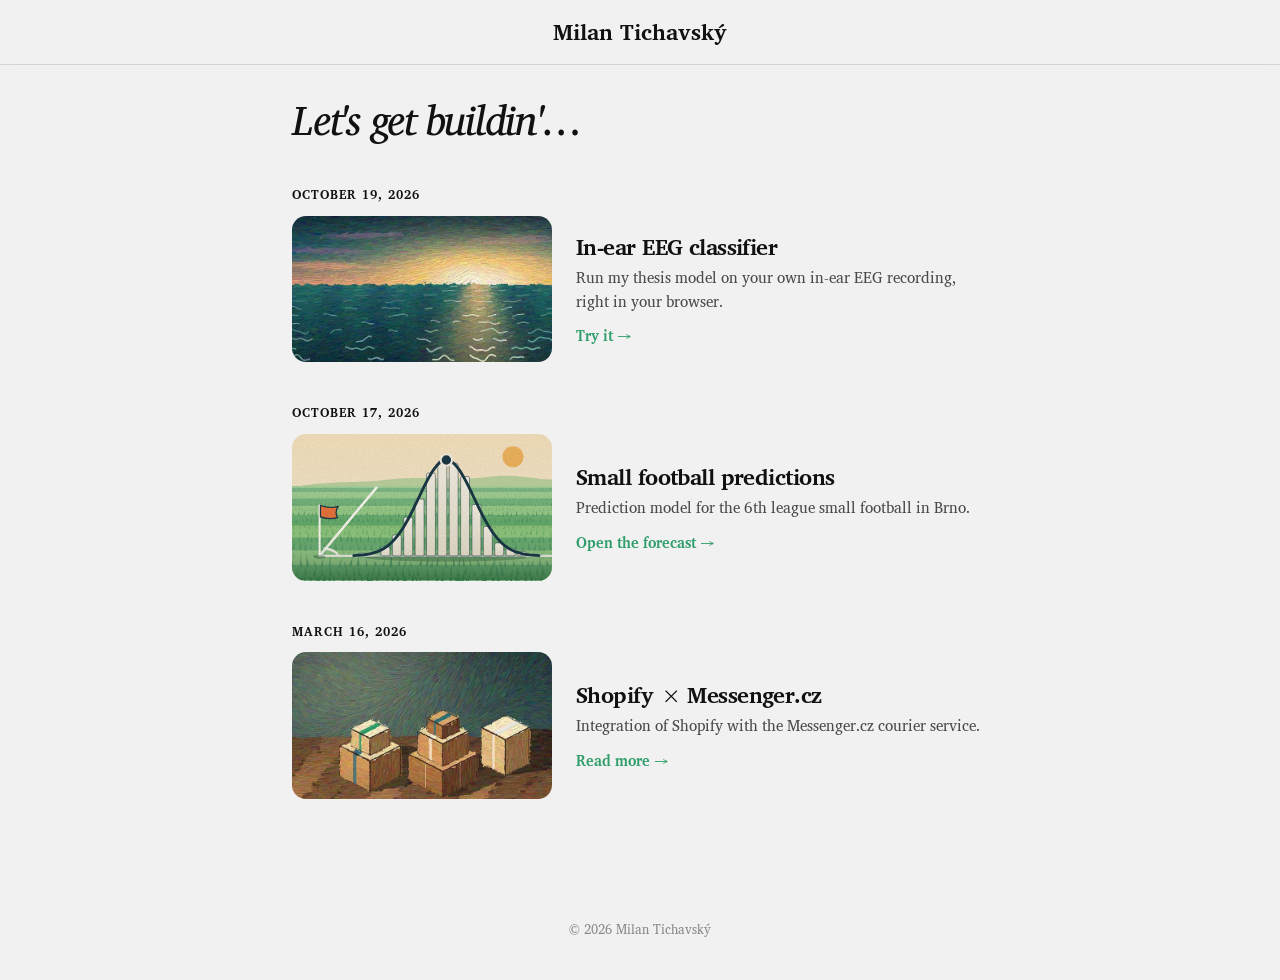
<file: index.html>
<!DOCTYPE html>
<html lang="en">
<head>
  <meta charset="UTF-8" />
  <meta name="viewport" content="width=device-width, initial-scale=1.0" />
  <title>Milan Tichavský · Projects</title>
  <meta name="description" content="Projects by Milan Tichavský, newest first." />
  <link rel="preconnect" href="https://fonts.googleapis.com" />
  <link rel="preconnect" href="https://fonts.gstatic.com" crossorigin />
  <link href="https://fonts.googleapis.com/css2?family=Charis+SIL:ital,wght@0,400;0,700;1,400;1,700&amp;display=swap" rel="stylesheet" />
  <link rel="stylesheet" href="style.css" />
</head>
<body>
  <nav>
    <div class="wrap">
      <a href="index.html" class="nav-logo">Milan Tichavský</a>
    </div>
  </nav>

  <main class="wrap">
    <header class="blog-intro">
      <h1>Let's get buildin'…</h1>
    </header>

    <ol class="feed">
      <li>
        <time datetime="2026-10-19">October 19, 2026</time>
        <a class="entry" href="eeg/index.html">
          <div class="thumb">
            <img src="eeg/thumb.jpg" width="640" height="360" alt="Oil painting of a sea at dusk whose ripples are EEG traces" />
          </div>
          <div class="body">
            <h2>In-ear EEG classifier</h2>
            <p>Run my thesis model on your own in-ear EEG recording, right in your browser.</p>
            <span class="more">Try it →</span>
          </div>
        </a>
      </li>

      <li>
        <time datetime="2026-10-17">October 17, 2026</time>
        <a class="entry" href="maly-fotbal/index.html">
          <div class="thumb">
            <svg viewBox="0 0 320 180" role="img" aria-label="Prediction distribution standing in the corner of a football pitch">
              <defs>
                <linearGradient id="sky-a" x1="0" y1="0" x2="0" y2="1"><stop offset="0" stop-color="#f6e2bd"/><stop offset="1" stop-color="#f1ead6"/></linearGradient>
                <linearGradient id="shade-a" x1="0" y1="0" x2="0" y2="1"><stop offset="0" stop-color="#fff" stop-opacity=".25"/><stop offset=".45" stop-color="#fff" stop-opacity="0"/><stop offset="1" stop-color="#0d3a24" stop-opacity=".4"/></linearGradient>
                <linearGradient id="bar-a" x1="0" y1="0" x2="0" y2="1"><stop offset="0" stop-color="#f4efe3"/><stop offset="1" stop-color="#e3dcc8"/></linearGradient>
                <filter id="grain-a"><feTurbulence type="fractalNoise" baseFrequency=".9" numOctaves="2" stitchTiles="stitch"/><feColorMatrix values="0 0 0 0 0  0 0 0 0 0  0 0 0 0 0  0 0 0 .1 0"/><feComposite in2="SourceGraphic" operator="in"/></filter>
              </defs>
              <rect width="320" height="180" fill="url(#sky-a)"/>
              <circle cx="272" cy="28" r="13" fill="#f0b45e"/>
              <path d="M0 66C40 57 80 61 120 56s80 2 120-3 60 4 80 3V68H0z" fill="#a6c98f" opacity=".7"/>
              <rect y="64" width="320" height="2.8" fill="#8cc47a"/><rect y="66.3" width="320" height="5.7" fill="#5fa866"/><rect y="71.5" width="320" height="8" fill="#8cc47a"/><rect y="79" width="320" height="10" fill="#5fa866"/><rect y="88.4" width="320" height="11.8" fill="#8cc47a"/><rect y="99.7" width="320" height="13.5" fill="#5fa866"/><rect y="112.7" width="320" height="15.1" fill="#8cc47a"/><rect y="127.3" width="320" height="16.6" fill="#5fa866"/><rect y="143.4" width="320" height="18.1" fill="#8cc47a"/><rect y="161" width="320" height="19.5" fill="#5fa866"/>
              <path fill="#4a9459" d="M-4.6 67.3Q-4 66.6 -4 66Q-3.6 66.7 -3.5 67.3zM-1.9 67.1Q-1.4 66.4 -1.4 65.9Q-1 66.5 -0.8 67.1zM0.1 67.2Q0.5 65.9 0.2 64.8Q0.8 66 1.1 67.2zM2.3 68.3Q2.9 67.2 2.8 66.2Q3.4 67.3 3.6 68.3zM6.5 67.1Q7 66.2 6.7 65.5Q7.4 66.3 7.7 67.1zM8.6 67.6Q9.2 66.8 9.3 66.2Q9.6 66.9 9.8 67.6zM12 67.7Q12.4 67 12 66.5Q12.7 67.1 13 67.7zM14.3 68.4Q14.8 67.5 14.9 66.7Q15.2 67.5 15.3 68.4zM17.1 67.6Q17.6 66.4 17.4 65.4Q18 66.5 18.3 67.6zM20.3 68.1Q20.8 66.8 20.6 65.8Q21.2 66.9 21.5 68.1zM24.5 67.2Q24.9 66 24.6 65Q25.3 66.1 25.5 67.2zM27.4 67.1Q28 65.8 28.1 64.8Q28.4 65.9 28.5 67.1zM31.3 67.6Q31.9 66.5 32 65.6Q32.3 66.6 32.5 67.6zM34.2 68.7Q34.8 67.7 35 66.8Q35.3 67.7 35.4 68.7zM36.2 68.4Q36.8 67 37.1 65.8Q37.2 67.1 37.3 68.4zM38.7 67.8Q39.2 67.1 39.2 66.5Q39.6 67.2 39.8 67.8zM41.1 67.2Q41.3 66 41 65Q41.6 66.1 41.8 67.2zM43.2 67.8Q43.8 67.1 43.8 66.5Q44.2 67.1 44.4 67.8zM46.3 68.8Q46.9 67.4 46.7 66.4Q47.3 67.6 47.5 68.8zM49.1 67.7Q49.6 66.3 49.3 65.2Q50.1 66.4 50.4 67.7zM51.5 67.5Q52 66.4 52.1 65.6Q52.3 66.5 52.4 67.5zM53.9 67Q54.4 66.1 54.5 65.3Q54.7 66.1 54.9 67zM58 68.4Q58.5 67.2 58.7 66.3Q58.9 67.3 59 68.4zM59.8 68.8Q60.5 67.5 60.8 66.4Q60.9 67.6 61 68.8zM62.8 67.8Q63 66.6 62.6 65.7Q63.3 66.8 63.5 67.8zM64.7 67.4Q65 66.5 64.6 65.7Q65.3 66.6 65.5 67.4zM66.5 67.3Q66.8 66.4 66.3 65.6Q67 66.4 67.3 67.3zM70.4 68.2Q70.8 67.4 70.6 66.7Q71 67.5 71.2 68.2zM72.9 67.2Q73.5 65.8 73.4 64.7Q73.9 66 74.1 67.2zM76.1 67.2Q76.4 66.2 76.2 65.5Q76.6 66.3 76.8 67.2zM79.9 67.3Q80.2 65.9 80.3 64.8Q80.5 66.1 80.6 67.3zM82 68.1Q82.5 67 83 66.1Q82.8 67.1 82.7 68.1zM85.8 68.4Q86.2 67.5 85.9 66.7Q86.5 67.5 86.7 68.4zM89.3 68.1Q89.8 67.2 89.6 66.4Q90.2 67.2 90.5 68.1zM93.1 69Q93.8 67.7 94 66.6Q94.2 67.8 94.3 69zM96.7 67.5Q97.1 66.5 96.7 65.8Q97.4 66.6 97.7 67.5zM98.7 67.6Q99.2 66.4 99.6 65.4Q99.5 66.5 99.5 67.6zM101.3 68.9Q101.9 67.5 101.8 66.3Q102.4 67.6 102.6 68.9zM103.9 67.5Q104.3 66.6 104.5 66Q104.6 66.7 104.7 67.5zM107.8 68.7Q108.4 67.5 108.6 66.6Q108.7 67.6 108.8 68.7zM109.6 68.3Q110.3 67.1 110.6 66Q110.8 67.2 110.9 68.3zM112.6 67.4Q113.3 66.4 113.6 65.7Q113.7 66.5 113.8 67.4zM116.9 67.8Q117.4 66.4 117.6 65.3Q117.7 66.5 117.8 67.8zM119.2 67.3Q119.6 65.9 119.9 64.8Q119.9 66 119.9 67.3zM121.1 68.7Q121.7 67.5 121.5 66.5Q122.1 67.6 122.3 68.7zM124.5 67.3Q124.9 65.9 125 64.7Q125.1 66 125.2 67.3zM127.4 68.9Q128 67.5 128.3 66.4Q128.3 67.7 128.4 68.9zM129.8 67.5Q130.2 66.7 130.3 66Q130.5 66.7 130.6 67.5zM132.2 67.8Q132.6 66.5 132.4 65.4Q132.8 66.6 133 67.8zM134.9 68.2Q135.6 67.2 136 66.4Q136.1 67.3 136.1 68.2zM138 68.1Q138.5 67.4 138.4 66.8Q138.9 67.5 139 68.1zM140.2 67Q140.7 66.2 140.7 65.6Q141.2 66.3 141.3 67zM143.8 68.1Q144.3 67.1 144.4 66.2Q144.6 67.2 144.7 68.1zM147.5 67.2Q147.9 66.4 147.7 65.7Q148.3 66.4 148.5 67.2zM151.1 68Q151.8 66.8 152.1 65.8Q152.1 66.9 152.2 68zM154 68.2Q154.6 67.2 154.7 66.3Q154.9 67.3 155 68.2zM156.9 68.1Q157.4 66.7 157.6 65.5Q157.8 66.8 157.9 68.1zM160.9 68.9Q161.4 67.8 161.8 66.9Q161.7 67.9 161.7 68.9zM164.7 67.3Q165 66.3 164.6 65.5Q165.2 66.4 165.5 67.3zM166.9 67.1Q167.6 65.9 168 64.8Q168 66 168 67.1zM169.1 68.4Q169.8 67.7 170.1 67Q170.1 67.7 170.2 68.4zM173.1 67.4Q173.8 66.5 173.8 65.7Q174.2 66.6 174.4 67.4zM177.6 68.7Q178 67.7 178 66.9Q178.2 67.8 178.3 68.7zM180.1 67.4Q180.4 66.2 180 65.2Q180.7 66.3 181 67.4zM183.3 67.9Q183.7 67 183.8 66.2Q184 67 184 67.9zM186.1 67.1Q186.9 65.9 187.3 64.8Q187.3 66 187.4 67.1zM188.4 67.5Q188.7 66.3 188.5 65.2Q189 66.4 189.1 67.5zM190.3 67.8Q190.8 66.6 190.6 65.5Q191.2 66.7 191.5 67.8zM192.5 68.8Q192.9 67.6 192.5 66.7Q193.3 67.7 193.6 68.8zM194.5 68.4Q195.1 67.7 195.5 67.1Q195.4 67.7 195.5 68.4zM197.9 68.6Q198.2 67.3 197.8 66.2Q198.4 67.4 198.7 68.6zM201.7 67.9Q202.3 66.8 202.7 65.9Q202.6 66.9 202.6 67.9zM204.1 67.3Q204.5 66.4 204.1 65.7Q204.9 66.5 205.1 67.3zM206.4 67.1Q206.7 66.2 206.6 65.5Q207 66.3 207.2 67.1zM209.9 67.6Q210.4 66.8 210.2 66.1Q210.7 66.9 210.9 67.6zM211.9 67.5Q212.3 66.3 212.3 65.3Q212.5 66.4 212.6 67.5zM213.9 67.9Q214.6 67.2 214.9 66.6Q215.1 67.3 215.2 67.9zM216.8 68Q217.4 67 217.4 66.2Q217.8 67.1 218 68zM220.4 69Q220.9 67.7 221.1 66.6Q221.2 67.8 221.3 69zM223.7 67.8Q224 67.1 223.7 66.5Q224.3 67.2 224.6 67.8zM225.7 68.5Q226 67.7 225.6 67.1Q226.3 67.8 226.5 68.5zM229.4 68.7Q229.9 67.9 229.6 67.1Q230.2 67.9 230.5 68.7zM232 67.9Q232.4 66.9 232.1 66.1Q232.6 67 232.8 67.9zM236 68.9Q236.7 68.1 237.1 67.4Q237 68.2 237.1 68.9zM238.7 67.7Q239.1 66.8 239.1 66Q239.3 66.8 239.4 67.7zM241.6 67.4Q242 66.7 241.8 66.2Q242.4 66.8 242.6 67.4zM243.7 67.8Q244 67.1 243.9 66.6Q244.3 67.2 244.5 67.8zM246 68.2Q246.5 66.9 246.7 65.9Q246.9 67 247 68.2zM249.5 68.8Q250.1 67.8 250.6 67.1Q250.5 67.9 250.4 68.8zM251.6 68.4Q252.2 67.8 252.5 67.2Q252.6 67.8 252.7 68.4zM255.5 68.3Q256 67 255.6 65.9Q256.4 67.1 256.7 68.3zM258.5 68Q259.2 66.7 259.5 65.7Q259.7 66.8 259.7 68zM261.8 68.8Q262.3 67.6 262 66.6Q262.6 67.7 262.9 68.8zM263.8 67.3Q264.3 66.5 264.6 65.9Q264.6 66.6 264.7 67.3zM266.8 68.3Q267.4 67.1 267.3 66.1Q267.7 67.2 267.9 68.3zM268.6 68.6Q269.2 67.5 269.2 66.7Q269.6 67.6 269.7 68.6zM272 67.1Q272.4 66.3 272 65.6Q272.8 66.4 273.1 67.1zM274.6 68.5Q275.1 67.2 275.6 66.2Q275.4 67.3 275.4 68.5zM277.5 67.8Q278 66.6 278.3 65.6Q278.4 66.7 278.5 67.8zM280.9 68.3Q281.2 67.5 281 66.9Q281.4 67.6 281.6 68.3zM284.3 67.6Q284.7 66.9 284.3 66.4Q285.1 67 285.4 67.6zM286.7 68.3Q287.2 67.2 287 66.2Q287.6 67.3 287.8 68.3zM289.8 67.9Q290.4 67.2 290.8 66.6Q290.8 67.2 290.8 67.9zM292 69Q292.6 68.3 292.5 67.7Q293 68.3 293.2 69zM295.9 68.9Q296.3 68.1 296 67.4Q296.6 68.1 296.8 68.9zM299.9 67.4Q300.4 66.7 300.5 66Q300.8 66.7 301 67.4zM303.9 67.3Q304.6 66.2 305 65.4Q305.1 66.3 305.1 67.3zM307.4 67.5Q307.9 66.4 307.4 65.6Q308.3 66.5 308.6 67.5zM309.3 68Q309.7 67.1 309.4 66.4Q310 67.2 310.3 68zM311.8 67.6Q312.5 67 312.7 66.4Q312.9 67 313 67.6zM315.6 67.2Q316.4 66 316.7 65Q316.8 66.1 316.9 67.2zM318.3 67.7Q318.8 66.3 318.9 65.1Q319.1 66.4 319.2 67.7zM321 67.9Q321.3 67.2 320.9 66.6Q321.6 67.2 321.8 67.9zM-4.5 69.8Q-4 68.9 -4 68.2Q-3.7 69 -3.6 69.8zM-2.3 68.7Q-1.4 67.3 -1.1 66.2Q-0.9 67.4 -0.8 68.7zM1.5 69.8Q2.3 68.7 2.5 67.7Q2.8 68.8 2.9 69.8zM3.8 69.4Q4.4 68.1 4.5 67.1Q4.8 68.2 4.9 69.4zM6.4 68.1Q7.1 67.3 7.1 66.6Q7.6 67.3 7.8 68.1zM9.4 68.6Q10 67.1 9.7 65.9Q10.4 67.2 10.7 68.6zM13.2 68.6Q13.7 67.6 13.4 66.7Q14.1 67.6 14.4 68.6zM15.5 68.4Q16.2 67.3 15.9 66.4Q16.7 67.4 17 68.4zM20.1 69.9Q20.6 69.2 20.3 68.5Q21 69.2 21.3 69.9zM22.5 68.6Q22.9 67.8 22.7 67Q23.2 67.8 23.4 68.6zM25.8 69.7Q26.5 68.7 26.4 67.9Q26.9 68.8 27.2 69.7zM29.4 68.7Q29.8 68 29.6 67.4Q30.2 68 30.4 68.7zM33.9 68.2Q34.6 67 35 66Q35 67.1 35.1 68.2zM36.6 68.5Q37.1 67.5 37 66.7Q37.4 67.6 37.6 68.5zM41 69.7Q41.5 68.9 41.1 68.4Q42 69 42.4 69.7zM45 69.7Q45.4 68.6 45 67.6Q45.8 68.7 46.2 69.7zM48 69.8Q48.8 68.4 49.2 67.3Q49.3 68.6 49.3 69.8zM50.9 68.2Q51.4 67.1 51.6 66.2Q51.7 67.2 51.8 68.2zM55.2 69.4Q55.9 68.1 55.8 67Q56.3 68.2 56.5 69.4zM58.7 68Q59.5 67.2 59.9 66.4Q60 67.2 60 68zM62.7 68.6Q63.2 67.7 63.3 66.9Q63.5 67.8 63.6 68.6zM66.6 68.2Q67 67.1 67.1 66.2Q67.3 67.2 67.4 68.2zM69.4 68.4Q70 67.7 69.8 67.1Q70.4 67.8 70.7 68.4zM72.7 69.9Q73.3 68.5 73.3 67.3Q73.7 68.6 73.9 69.9zM75.2 68.4Q75.9 67.2 75.7 66.2Q76.4 67.3 76.7 68.4zM77.4 69Q77.9 67.9 77.7 67.1Q78.4 68 78.6 69zM81.3 69.8Q81.8 69.1 81.6 68.5Q82.1 69.2 82.3 69.8zM84.5 69.3Q85 68 85.2 66.9Q85.4 68.1 85.4 69.3zM87.6 68.4Q88.4 67.4 88.7 66.7Q88.9 67.5 89.1 68.4zM90.3 68.4Q91.1 67.5 91.5 66.7Q91.6 67.6 91.6 68.4zM93.8 68.3Q94.3 67.3 94.5 66.5Q94.7 67.4 94.8 68.3zM98.3 68.2Q99 67.4 99.4 66.7Q99.4 67.5 99.4 68.2zM100.8 68.1Q101.4 67.1 101.7 66.2Q101.7 67.1 101.7 68.1zM104.9 69.4Q105.6 68 105.4 66.8Q106.1 68.1 106.4 69.4zM107.5 69.8Q108.2 69.1 108.3 68.5Q108.6 69.2 108.8 69.8zM110.6 68.7Q111 67.9 110.5 67.2Q111.4 68 111.7 68.7zM113.2 68.7Q114.1 67.9 114.5 67.2Q114.6 67.9 114.6 68.7zM115.8 68.7Q116.5 67.3 116.4 66.2Q116.9 67.4 117.2 68.7zM118.1 68.9Q118.5 67.5 118.2 66.3Q118.9 67.6 119.2 68.9zM121.2 69.7Q121.7 68.7 122 67.9Q122 68.8 122 69.7zM125.3 68Q125.8 67.3 126.2 66.7Q126.1 67.4 126.1 68zM127.7 69.4Q128.3 68.5 128.1 67.7Q128.8 68.6 129.1 69.4zM132.5 69.2Q132.9 67.9 132.7 66.9Q133.3 68 133.5 69.2zM135.1 68Q135.8 66.5 135.9 65.4Q136.2 66.7 136.4 68zM139.8 68Q140.4 66.9 140.8 66.1Q140.7 67 140.7 68zM144.3 68.7Q144.8 67.7 144.8 66.9Q145.2 67.8 145.3 68.7zM148.7 68.3Q149.4 67 149.7 66Q149.9 67.2 150 68.3zM152.9 69.2Q153.4 68.2 153.2 67.5Q153.7 68.3 153.9 69.2zM157.1 68.1Q157.4 66.8 157.2 65.8Q157.8 66.9 158 68.1zM159.1 68Q159.9 67.1 160.3 66.3Q160.3 67.2 160.3 68zM163.6 69.9Q164 69.2 163.6 68.6Q164.3 69.2 164.6 69.9zM166.9 69.4Q167.4 68.5 167.3 67.8Q167.8 68.6 168 69.4zM170.5 69.3Q171.2 67.9 171.3 66.8Q171.6 68.1 171.8 69.3zM172.9 69.6Q173.4 68.5 173.3 67.6Q173.8 68.6 174 69.6zM177 68.4Q177.3 67.5 177 66.7Q177.7 67.6 177.9 68.4zM181.3 69.1Q182 68.1 182.4 67.3Q182.3 68.2 182.3 69.1zM184.5 68.4Q185.4 67.2 185.8 66.2Q185.8 67.3 185.9 68.4zM186.8 68.9Q187.6 67.5 188 66.4Q188.1 67.7 188.2 68.9zM189.2 68.5Q189.8 67.7 190.2 67Q190.1 67.8 190.1 68.5zM192.7 69.8Q193.2 68.4 193.1 67.3Q193.5 68.6 193.7 69.8zM195.2 69.5Q195.9 68.7 196 68.1Q196.4 68.8 196.6 69.5zM199 68.4Q199.5 67.6 199.2 66.9Q199.8 67.7 200.1 68.4zM201.6 69.2Q202.1 68.3 201.7 67.6Q202.6 68.4 202.9 69.2zM204.7 69.3Q205.1 68.4 204.8 67.6Q205.4 68.5 205.6 69.3zM208.9 69.1Q209.3 68.3 209.2 67.7Q209.6 68.4 209.7 69.1zM212.4 69.2Q212.8 68.4 213 67.7Q213.2 68.5 213.2 69.2zM215.4 68.5Q215.8 67.1 215.7 65.9Q216.2 67.2 216.4 68.5zM218.9 68.7Q219.6 67.3 220 66.2Q220 67.4 220 68.7zM221.8 68.3Q222.3 67.5 221.8 66.8Q222.7 67.6 223.1 68.3zM226.2 68.8Q227 67.8 227.3 67Q227.4 67.9 227.5 68.8zM229.7 68.3Q230.1 67.2 230.3 66.2Q230.4 67.3 230.5 68.3zM233.9 68.1Q234.5 67.2 234.6 66.3Q235 67.2 235.2 68.1zM236.4 68.5Q236.8 67.1 236.5 65.9Q237.2 67.2 237.5 68.5zM239.5 69.6Q240.2 68.7 239.8 68Q240.7 68.8 241 69.6zM244.2 69.9Q245 69.2 245.3 68.6Q245.3 69.2 245.4 69.9zM247.3 69.8Q247.8 68.4 247.4 67.3Q248.2 68.5 248.5 69.8zM251.4 68.4Q252.1 67 252.4 65.9Q252.5 67.2 252.5 68.4zM254 68.4Q254.5 67.3 254.3 66.4Q254.8 67.4 255 68.4zM256.2 68.4Q256.7 67 256.3 65.9Q257.1 67.2 257.5 68.4zM259.9 69.5Q260.2 68.1 259.9 67Q260.5 68.2 260.8 69.5zM263.4 69.1Q263.9 68.1 263.9 67.4Q264.4 68.2 264.6 69.1zM266.9 68.8Q267.5 67.8 267.5 66.9Q268 67.9 268.2 68.8zM269.1 69.2Q269.7 68.3 270 67.6Q270.1 68.4 270.2 69.2zM273.3 68.9Q273.6 67.8 273.2 66.9Q273.9 67.9 274.2 68.9zM275.6 68.8Q276.1 67.8 276.1 66.9Q276.4 67.9 276.5 68.8zM277.8 69.2Q278.3 68 278.6 66.9Q278.6 68.1 278.6 69.2zM281 68.1Q281.7 67.1 282.2 66.3Q282.1 67.2 282.2 68.1zM283.2 69.7Q284.1 68.4 284.4 67.4Q284.6 68.5 284.7 69.7zM285.9 69.9Q286.6 68.5 287 67.3Q287 68.6 287.1 69.9zM288.2 69.5Q288.9 68.8 288.8 68.2Q289.4 68.9 289.7 69.5zM292.3 68.3Q293.1 67.4 293.4 66.6Q293.6 67.4 293.7 68.3zM294.7 69Q295.3 68.1 295.1 67.4Q295.8 68.2 296.1 69zM298.3 68.6Q298.7 67.8 298.3 67.1Q298.9 67.8 299.2 68.6zM302.6 69.3Q303.4 68.5 303.6 67.8Q303.9 68.6 304 69.3zM305 69Q305.7 68 306.1 67.2Q306.2 68.1 306.2 69zM308.4 69.1Q309.3 68.3 309.7 67.7Q309.8 68.4 309.8 69.1zM312.1 68.7Q313 67.8 313.4 67.1Q313.4 67.9 313.5 68.7zM315.7 68.7Q316.3 67.6 316 66.8Q316.7 67.7 317 68.7zM319.7 68.1Q320.4 67.2 320.5 66.4Q320.9 67.2 321.1 68.1zM-3.4 71.4Q-3 70.7 -3.5 70.1Q-2.6 70.7 -2.2 71.4zM-0.8 71.3Q-0 70.1 0.4 69.2Q0.4 70.2 0.5 71.3zM1.7 70.6Q2.3 69.8 1.8 69.2Q2.8 69.9 3.2 70.6zM5.1 70.3Q5.8 69.4 5.8 68.6Q6.2 69.5 6.3 70.3zM9 70.5Q9.6 69.3 9.2 68.4Q10.1 69.5 10.4 70.5zM14.2 70.6Q14.7 69.8 14.9 69.1Q15.1 69.8 15.2 70.6zM18.9 71.7Q19.3 70.7 18.8 69.9Q19.8 70.8 20.1 71.7zM23 71.2Q23.6 69.9 23.6 68.8Q24 70 24.2 71.2zM28.1 71.6Q28.5 70 28 68.8Q28.9 70.2 29.2 71.6zM31.9 70.9Q32.5 70.1 32.8 69.5Q32.9 70.2 33 70.9zM33.9 71.2Q34.6 70.3 34.3 69.6Q35.2 70.4 35.5 71.2zM38 71.1Q38.6 69.7 38.3 68.5Q39.1 69.8 39.4 71.1zM41.4 70.7Q42 69.2 42.3 67.9Q42.3 69.3 42.3 70.7zM45.4 70.1Q46.2 68.7 46.2 67.6Q46.8 68.8 47 70.1zM50.1 71Q50.5 70.2 50.3 69.5Q50.9 70.2 51.2 71zM52.2 70.8Q53.1 69.4 53.4 68.3Q53.6 69.5 53.7 70.8zM56.6 70.6Q57.4 69.5 57.7 68.6Q57.9 69.6 58 70.6zM60.4 70.6Q61 69 60.7 67.7Q61.5 69.2 61.8 70.6zM65.4 70.1Q66 69.2 66.2 68.4Q66.4 69.3 66.5 70.1zM70.4 71.6Q70.9 70.1 70.7 68.8Q71.3 70.2 71.5 71.6zM73.2 71.9Q73.9 70.6 74.1 69.4Q74.4 70.7 74.6 71.9zM78.2 71Q79.1 69.7 79.5 68.6Q79.7 69.8 79.8 71zM81.8 71.6Q82.4 70.5 82.1 69.7Q82.9 70.6 83.2 71.6zM85.8 70.3Q86.4 69.4 85.9 68.7Q87 69.5 87.4 70.3zM88.5 72Q89 71.1 88.5 70.4Q89.4 71.2 89.7 72zM90.8 71.5Q91.6 70.1 91.8 69Q92 70.3 92.2 71.5zM93.3 71.3Q94 69.8 94.3 68.6Q94.4 70 94.5 71.3zM98 70.2Q98.9 68.7 99.4 67.4Q99.5 68.8 99.6 70.2zM100.8 70.5Q101.4 69.7 101.8 69.1Q101.8 69.8 101.8 70.5zM105.2 71.4Q105.9 70.1 105.6 69Q106.4 70.2 106.7 71.4zM107.7 70.3Q108.4 69.4 108.2 68.6Q108.9 69.5 109.2 70.3zM111.4 70.1Q112 69.1 112.2 68.3Q112.4 69.2 112.5 70.1zM114.4 70.7Q115.4 69.6 115.7 68.6Q115.9 69.7 116.1 70.7zM118.7 70.2Q119.4 69 119.7 68.1Q119.8 69.1 119.9 70.2zM121.9 71.5Q122.7 70.6 123 69.8Q123.1 70.7 123.2 71.5zM124.5 71.7Q124.9 71 124.6 70.4Q125.3 71.1 125.6 71.7zM129.1 72.1Q129.5 70.9 129.5 69.9Q129.8 71 130 72.1zM133.5 70.5Q134.2 69.4 134.6 68.6Q134.7 69.5 134.8 70.5zM136.5 72Q137.2 71.1 137.4 70.3Q137.6 71.1 137.7 72zM140.1 70.3Q140.9 69.5 141.2 68.8Q141.4 69.6 141.5 70.3zM144.4 71.7Q145.1 70.6 145 69.7Q145.6 70.7 145.8 71.7zM148 71.9Q148.3 70.4 147.8 69.1Q148.7 70.5 149 71.9zM150.5 70.6Q151.3 69.4 151.2 68.5Q151.9 69.5 152.1 70.6zM155.5 70.6Q156.3 69.4 156.5 68.4Q156.7 69.5 156.8 70.6zM160 71.4Q160.5 70.4 160.2 69.5Q160.9 70.5 161.2 71.4zM164.6 71.4Q165.3 70.5 165.3 69.8Q165.9 70.6 166.1 71.4zM169.4 71.3Q170 70.1 170.4 69.2Q170.4 70.2 170.4 71.3zM172.2 70.5Q172.9 69.1 173.3 68Q173.3 69.2 173.4 70.5zM174.9 70.4Q175.5 69.4 175.5 68.5Q175.9 69.5 176 70.4zM177.7 70.8Q178.3 69.2 178.5 67.8Q178.6 69.3 178.7 70.8zM180.2 72Q180.9 70.9 181.4 70.1Q181.2 71 181.2 72zM184.7 71.6Q185.3 70.6 185.5 69.9Q185.8 70.7 185.9 71.6zM187.2 70.5Q187.8 69.7 187.7 69.1Q188.2 69.8 188.4 70.5zM191.7 71.5Q192.4 70.2 192.3 69.1Q192.8 70.3 193 71.5zM194.4 71.3Q195.2 69.9 195.6 68.8Q195.6 70 195.7 71.3zM197.8 71.3Q198.4 70.1 198.2 69.2Q199 70.2 199.3 71.3zM202.1 71.9Q203 70.5 203.4 69.4Q203.6 70.6 203.7 71.9zM206.5 71.4Q207.2 70.4 207.3 69.5Q207.6 70.5 207.8 71.4zM208.9 70.9Q209.7 69.6 209.8 68.4Q210.2 69.7 210.4 70.9zM212 71Q212.6 69.7 212.5 68.6Q213 69.8 213.3 71zM216.3 72Q216.9 70.6 217.2 69.6Q217.3 70.8 217.4 72zM219.4 71.1Q220.2 70.3 220.3 69.7Q220.8 70.4 221.1 71.1zM222.1 71.7Q222.8 70.5 222.4 69.5Q223.4 70.6 223.7 71.7zM226.1 71.2Q226.9 70 227 69Q227.4 70.1 227.6 71.2zM230.9 71.1Q231.4 69.6 231.1 68.3Q231.9 69.7 232.1 71.1zM235 70.9Q235.9 70 236.4 69.3Q236.5 70.1 236.5 70.9zM238.5 70.2Q238.9 69.1 238.4 68.2Q239.3 69.2 239.6 70.2zM241.8 70.9Q242.4 69.9 242.2 69Q243 70 243.3 70.9zM244.6 71.6Q245.3 70.4 245 69.4Q245.9 70.5 246.2 71.6zM249.5 70.9Q250.1 70 250.4 69.3Q250.5 70.1 250.6 70.9zM254 71.4Q254.5 70.1 254.3 69.1Q255 70.2 255.3 71.4zM259 70.8Q259.8 69.3 260.1 68.1Q260.3 69.5 260.4 70.8zM262.7 70.7Q263.4 69.8 263.8 69.1Q263.9 69.9 264 70.7zM266 71.8Q266.5 70.7 266.3 69.8Q266.9 70.8 267.2 71.8zM269.6 70.5Q270 69.1 269.8 68Q270.3 69.2 270.5 70.5zM272.4 70.7Q273.1 69.6 273.2 68.7Q273.5 69.7 273.7 70.7zM276.4 70.8Q277.1 69.3 276.6 68.1Q277.6 69.5 278 70.8zM281.1 71.9Q282 71 282.3 70.3Q282.5 71.1 282.7 71.9zM285.5 70.1Q286.1 68.5 286.2 67.3Q286.4 68.7 286.5 70.1zM288.4 70.3Q289.1 69.4 289.3 68.6Q289.4 69.4 289.5 70.3zM291.4 70.4Q292.1 69 291.8 67.8Q292.7 69.1 293 70.4zM296.3 71.3Q297.2 70 297.6 68.9Q297.7 70.1 297.8 71.3zM301.1 71.8Q301.6 70.4 301.7 69.3Q302 70.5 302.2 71.8zM305.3 71Q306 69.7 305.7 68.7Q306.5 69.9 306.9 71zM308.3 70.4Q309 69.6 308.9 68.9Q309.4 69.7 309.6 70.4zM311 71.1Q311.8 69.9 312.1 68.9Q312.2 70 312.3 71.1zM313.2 71.8Q313.9 70.5 314.1 69.5Q314.4 70.7 314.5 71.8zM318 70.9Q318.4 69.3 318 68Q318.9 69.4 319.2 70.9zM322.2 71.4Q322.8 70.1 323 69Q323.1 70.2 323.2 71.4zM-1.5 82.9Q-0.7 81.5 -0.5 80.3Q-0.1 81.6 0.1 82.9zM2.3 83.5Q3 81.7 3 80.2Q3.5 81.8 3.6 83.5zM6 83.3Q6.9 81.3 7 79.6Q7.5 81.5 7.7 83.3zM10.2 82.5Q11.1 81.1 11.6 80Q11.5 81.3 11.6 82.5zM14.3 83.1Q14.9 81.2 14.7 79.6Q15.4 81.4 15.6 83.1zM19.1 82.3Q19.6 80.8 19.2 79.5Q20.1 80.9 20.4 82.3zM22.3 83.2Q23.3 81.5 23.9 80.1Q23.8 81.7 23.8 83.2zM27.8 83.5Q28.8 82.2 28.4 81.1Q29.5 82.3 30 83.5zM30.9 83.1Q31.8 81.5 31.7 80.2Q32.5 81.6 32.8 83.1zM36.5 83.1Q37.2 80.9 36.9 79Q37.7 81.1 38 83.1zM41.8 82.1Q42.6 79.8 43 77.8Q43.1 80 43.2 82.1zM47.4 81.8Q47.9 80.5 47.4 79.4Q48.4 80.6 48.7 81.8zM51.4 82.5Q52.1 81 52.4 79.7Q52.6 81.1 52.7 82.5zM54.7 83.4Q55.5 81.3 55.1 79.6Q56.1 81.5 56.5 83.4zM59.3 83.1Q60.3 82 60.8 81Q60.9 82.1 60.9 83.1zM65.3 82.3Q66 80 66.2 78.2Q66.5 80.3 66.6 82.3zM68.3 82.2Q68.8 80 68.4 78.3Q69.3 80.2 69.7 82.2zM74.7 83.2Q75.3 81.2 75.1 79.5Q75.7 81.4 76 83.2zM80.3 83.4Q81.3 82.1 82 81.1Q81.8 82.3 81.8 83.4zM84.5 83.6Q85.7 81.5 86.2 79.8Q86.4 81.7 86.5 83.6zM90.1 82.6Q90.7 80.6 90.6 78.9Q91.2 80.8 91.4 82.6zM94.9 83.6Q95.4 81.4 94.6 79.7Q95.8 81.6 96.3 83.6zM100.4 83.3Q101.4 81.5 102.1 80Q101.9 81.7 101.9 83.3zM105.7 82.8Q106.3 81.6 106.1 80.6Q106.9 81.7 107.2 82.8zM110.1 82.1Q110.9 80.8 111.3 79.7Q111.5 80.9 111.6 82.1zM115.5 82.2Q116.2 80.4 116.1 78.9Q116.7 80.6 117 82.2zM121.9 82.4Q122.5 80.1 121.9 78.2Q123 80.3 123.5 82.4zM126.6 82.4Q127.8 80.5 128.2 79Q128.6 80.7 128.7 82.4zM130.3 83.1Q131.3 81.3 131.7 79.9Q132 81.5 132.1 83.1zM136.4 82Q137.1 80.4 136.6 79Q137.6 80.5 138 82zM139.6 82.3Q140.3 80.2 140.2 78.5Q140.8 80.4 141 82.3zM142.7 82.4Q143.4 80.8 142.9 79.4Q144 80.9 144.5 82.4zM145.6 81.8Q146.5 79.6 145.9 77.9Q147.3 79.8 147.9 81.8zM151.4 83.7Q152.3 82.4 152.3 81.4Q153 82.5 153.2 83.7zM155.9 82.1Q157.1 81 157.7 80Q157.7 81.1 157.7 82.1zM161 83Q162 81 161.6 79.4Q162.8 81.2 163.3 83zM165.3 82Q166.1 79.9 166.6 78.1Q166.6 80.1 166.6 82zM169 82.1Q170.2 79.9 170.8 78Q170.8 80.1 170.9 82.1zM172.4 83.3Q173.3 81.2 173.1 79.5Q174.1 81.4 174.5 83.3zM176.2 83.4Q177 81.8 177.1 80.4Q177.6 81.9 177.8 83.4zM180.5 83.4Q181.3 82.2 181.4 81.2Q181.8 82.3 182 83.4zM185.5 83.4Q186.7 81 187.4 79.1Q187.4 81.3 187.5 83.4zM190.6 82.7Q191.3 81.2 191.4 80Q191.8 81.3 192 82.7zM193.7 83.1Q194.7 81.4 195.4 80Q195.2 81.5 195.1 83.1zM196.8 81.8Q197.7 80.4 198.1 79.3Q198.3 80.6 198.5 81.8zM199.4 83.4Q200.5 81.2 200.3 79.5Q201.2 81.4 201.6 83.4zM203.5 83.1Q204.4 81.4 204.1 80Q205 81.5 205.3 83.1zM207.9 83.1Q208.8 80.7 208.3 78.8Q209.5 80.9 210 83.1zM212 82.6Q212.8 81 212.3 79.7Q213.4 81.2 213.9 82.6zM215.3 82.4Q216.3 80 217 78Q216.9 80.2 217 82.4zM221.2 83.7Q222.5 81.7 222.9 80.1Q223.2 81.9 223.4 83.7zM224.4 83.1Q225.4 81.6 225.5 80.3Q226.1 81.7 226.3 83.1zM230.9 82.7Q231.8 81.2 231.5 79.9Q232.5 81.3 232.8 82.7zM237.4 81.8Q238.1 79.8 238 78.1Q238.6 79.9 238.8 81.8zM240.5 83.1Q241.2 81.2 241.1 79.6Q241.8 81.3 242.1 83.1zM245.3 82.9Q246 81.6 245.5 80.5Q246.6 81.7 247 82.9zM251.7 82.8Q252.3 80.6 251.9 78.7Q252.8 80.8 253.1 82.8zM254.9 82.8Q255.7 81 255.7 79.6Q256.2 81.2 256.4 82.8zM258.7 82.9Q259.4 81.1 259.5 79.6Q259.9 81.2 260 82.9zM261.9 82.6Q262.7 80.8 263.3 79.4Q263.2 81 263.2 82.6zM266.5 83.2Q267.7 81.9 268.5 80.8Q268.4 82 268.5 83.2zM272 81.9Q272.9 80.3 272.4 78.9Q273.7 80.4 274.1 81.9zM278.6 82.9Q279.8 81.5 280.2 80.5Q280.5 81.7 280.6 82.9zM281.9 82.2Q282.7 81.1 282.9 80.1Q283.3 81.2 283.5 82.2zM285.4 82.3Q286.6 80.6 287.2 79.2Q287.3 80.8 287.4 82.3zM290.7 83.5Q291.8 81.1 292.4 79.2Q292.4 81.3 292.5 83.5zM294.3 83.2Q295.2 81.1 295.5 79.3Q295.7 81.3 295.9 83.2zM300.3 82Q301.3 79.9 302 78.1Q301.9 80.1 301.9 82zM305.8 81.8Q306.7 80.6 306.8 79.5Q307.4 80.7 307.6 81.8zM311.5 82Q312.5 79.9 312.1 78.3Q313.3 80.1 313.7 82zM315.2 82.6Q316 80.7 315.4 79.2Q316.8 80.9 317.3 82.6zM318.1 82Q319.2 80.6 319.3 79.4Q319.9 80.7 320.2 82zM322.3 83.1Q323.3 81.8 323.9 80.7Q323.9 81.9 323.9 83.1zM-2.7 88.7Q-1.6 87.4 -1.8 86.3Q-0.7 87.5 -0.3 88.7zM1 88.1Q1.9 85.5 1.1 83.5Q2.8 85.8 3.4 88.1zM5 88.7Q6 86.8 6 85.2Q6.8 87 7.1 88.7zM8.9 88.8Q9.8 86.1 10 83.9Q10.4 86.4 10.7 88.8zM12.3 87.7Q13.2 85.1 13.3 82.9Q13.7 85.3 13.9 87.7zM15.5 87.4Q16.4 85.4 16.6 83.7Q17 85.6 17.3 87.4zM20.4 87.8Q20.9 85.6 20.6 83.8Q21.4 85.8 21.7 87.8zM23 88Q24 86.6 23.3 85.5Q24.9 86.7 25.4 88zM29.2 87.6Q29.9 85.5 29.4 83.8Q30.5 85.7 30.8 87.6zM34.2 88.1Q35.1 85.3 34.3 83Q36 85.6 36.6 88.1zM39.6 88.6Q40.9 86.1 41.1 84.1Q41.7 86.4 42 88.6zM45.6 87.8Q46.7 85.3 47.3 83.2Q47.3 85.5 47.3 87.8zM52.5 88.5Q53.5 86 53.9 83.9Q54.1 86.2 54.2 88.5zM57.6 88.4Q58.5 86.2 58.3 84.4Q59.1 86.4 59.4 88.4zM61 87.8Q61.8 84.9 61.8 82.6Q62.4 85.2 62.7 87.8zM65.6 87.6Q66.2 85.7 65.5 84.2Q66.8 85.9 67.2 87.6zM68.6 88.8Q69.6 86.8 69.7 85.2Q70.2 87 70.4 88.8zM73.1 87.4Q73.7 85.6 73.4 84.2Q74.2 85.8 74.5 87.4zM78.7 88.2Q80.1 86.4 80.9 84.8Q81 86.5 81.1 88.2zM84.5 87.2Q85.6 85 86.5 83.2Q86.2 85.2 86.1 87.2zM88.9 88.6Q89.6 86 88.8 83.8Q90.2 86.2 90.8 88.6zM94.1 88.9Q94.6 87.2 93.8 85.8Q95.2 87.3 95.7 88.9zM97.6 87.6Q98.6 86 98.4 84.6Q99.3 86.1 99.7 87.6zM101.4 88.3Q102.4 86 101.8 84.1Q103.2 86.2 103.7 88.3zM107.6 89Q108.8 87.6 109.4 86.4Q109.5 87.7 109.6 89zM114.5 87.8Q115.3 86.2 115.4 84.8Q115.8 86.3 116 87.8zM120.7 88.4Q121.8 86.7 121.5 85.4Q122.7 86.9 123.1 88.4zM127.2 88.4Q128 86 127.7 84.1Q128.6 86.2 129 88.4zM130.7 87.9Q131.3 85.6 131 83.8Q131.8 85.8 132.1 87.9zM135.6 88.3Q136.2 86.3 135.3 84.6Q136.7 86.4 137.3 88.3zM142.1 88.2Q143.4 86.8 143.6 85.7Q144.3 86.9 144.6 88.2zM148.6 87.7Q149.1 86.2 148.5 84.9Q149.7 86.3 150.1 87.7zM154.4 87.3Q155.6 85.3 155.7 83.7Q156.4 85.5 156.7 87.3zM160 88.2Q161 86 160.6 84.1Q161.7 86.2 162.1 88.2zM166.1 87.6Q167.3 85.1 167.8 83.1Q168.1 85.3 168.2 87.6zM170.3 88.6Q171.4 86.6 171 85Q172.2 86.8 172.7 88.6zM176 89Q176.7 87.6 176.6 86.5Q177.2 87.8 177.5 89zM181.6 88.6Q182.3 85.8 181.8 83.5Q182.9 86.1 183.3 88.6zM187.9 87.3Q188.4 85.7 187.6 84.5Q188.8 85.9 189.3 87.3zM193 88.2Q193.7 85.4 193.4 83.2Q194.2 85.7 194.5 88.2zM196.3 87.4Q197.2 84.7 196.6 82.5Q198 85 198.5 87.4zM199.8 88.6Q200.6 85.8 200.6 83.5Q201.2 86.1 201.4 88.6zM205.2 87.8Q206.2 85.8 205.9 84.1Q207 85.9 207.4 87.8zM212 87.3Q213.2 85.9 213.4 84.7Q213.9 86 214.2 87.3zM217.1 88.8Q217.7 86.6 217.6 84.8Q218.2 86.8 218.5 88.8zM223.6 89Q224.5 87.3 224 86Q225.2 87.5 225.7 89zM228 88Q228.9 86.3 229.4 85Q229.5 86.5 229.6 88zM233.2 87.7Q234.5 86 234.6 84.7Q235.4 86.2 235.7 87.7zM237 88.8Q238.3 87.1 238.8 85.7Q239.1 87.2 239.4 88.8zM243.8 87.7Q244.9 85.6 245.6 83.9Q245.5 85.8 245.5 87.7zM247.3 88.5Q248.4 86.4 248.5 84.8Q249.1 86.6 249.4 88.5zM253.9 87.5Q255.2 85.6 255.7 84.1Q256 85.8 256.2 87.5zM260.5 87.5Q261.5 84.6 261.2 82.3Q262.3 84.9 262.8 87.5zM263.6 87.3Q265.1 86 265.8 84.9Q265.9 86.1 266 87.3zM267.8 88.6Q268.6 87 268.9 85.7Q269.1 87.1 269.2 88.6zM270.7 87.8Q272.2 85.3 272.9 83.4Q273 85.6 273.1 87.8zM278.2 87.2Q279.1 84.6 279.5 82.5Q279.7 84.8 279.8 87.2zM281.4 88.1Q282 86.1 281.3 84.5Q282.6 86.3 283.1 88.1zM284.5 89.1Q285.2 86.4 284.5 84.2Q285.8 86.6 286.3 89.1zM289.5 87.4Q290.6 85.8 290.9 84.5Q291.2 85.9 291.4 87.4zM293.2 88.6Q294.1 87.1 293.8 85.9Q294.7 87.2 295.1 88.6zM298.4 88.9Q299.5 87.3 300.4 85.9Q300.1 87.4 300.1 88.9zM305.1 88.6Q305.8 87 305.4 85.7Q306.4 87.1 306.8 88.6zM308.3 87.2Q309.3 85.2 309.4 83.6Q310 85.4 310.2 87.2zM312.8 87.1Q313.9 84.8 313.9 82.9Q314.6 85 314.9 87.1zM317.9 88.5Q319.3 85.8 319.7 83.6Q320.2 86.1 320.4 88.5zM322.9 87.7Q323.8 84.9 323.6 82.6Q324.4 85.2 324.8 87.7zM-6.2 101Q-4.5 98.5 -3.4 96.5Q-3.5 98.7 -3.4 101zM0.7 99.9Q1.5 97.2 0.9 95Q2.2 97.4 2.7 99.9zM7.4 100.1Q8.3 97.7 7.3 95.8Q9.3 98 10 100.1zM13.6 100Q14.9 96.6 15.1 93.8Q15.7 96.9 15.9 100zM19.3 99.8Q20.6 97.9 20.9 96.3Q21.3 98 21.6 99.8zM23.5 100.9Q24.7 98.4 25.1 96.3Q25.4 98.6 25.6 100.9zM27.4 100.1Q29.1 97.7 29.9 95.7Q30.1 97.9 30.2 100.1zM35.5 100.7Q36.7 98.8 37.6 97.2Q37.3 98.9 37.2 100.7zM39.3 100.8Q40.4 98.7 40.3 97.1Q41.2 98.9 41.5 100.8zM43.5 100.8Q44.4 98.3 43.7 96.3Q45.2 98.5 45.8 100.8zM49.2 100.2Q50.3 97.9 51.2 96.1Q50.9 98.1 50.9 100.2zM55.1 101.5Q55.9 97.8 55.8 94.8Q56.4 98.2 56.7 101.5zM61.8 100.9Q63.3 98.7 63.9 96.8Q64.1 98.9 64.3 100.9zM66.5 100.3Q67.3 97.7 67.3 95.6Q67.8 98 68.1 100.3zM71.3 101.5Q71.9 98.6 71.3 96.2Q72.5 98.9 72.9 101.5zM77.1 101.3Q78.2 99.4 77.6 97.9Q79.1 99.6 79.6 101.3zM83.9 101.7Q84.8 98.7 85.3 96.2Q85.4 99 85.5 101.7zM90.6 100.4Q92.3 97.7 93.3 95.5Q93.2 98 93.3 100.4zM94.4 101.6Q95.2 99 94.2 96.9Q95.9 99.3 96.6 101.6zM98.9 101.2Q100 99.2 99.6 97.5Q100.9 99.3 101.4 101.2zM103.4 100.2Q104.7 97.7 105.8 95.7Q105.3 97.9 105.2 100.2zM111.3 101.3Q112.6 98.6 113.3 96.3Q113.4 98.8 113.5 101.3zM118.9 101.3Q120.3 99.1 120.6 97.3Q121.1 99.3 121.4 101.3zM126.7 101.3Q127.5 98.1 127.1 95.4Q128.1 98.4 128.4 101.3zM130.6 101.7Q131.5 98.4 130.7 95.7Q132.4 98.7 133.1 101.7zM137.8 101.6Q139.5 98.3 140.3 95.6Q140.4 98.6 140.6 101.6zM145.4 100.9Q146.6 97.5 147.3 94.6Q147.4 97.8 147.5 100.9zM152.6 100.4Q154.3 97.5 155.4 95.2Q155.3 97.8 155.4 100.4zM156.7 101.7Q158.3 99.4 159.1 97.5Q159.2 99.6 159.3 101.7zM161.5 100.2Q162.6 97.9 162.6 96.1Q163.3 98.1 163.7 100.2zM169.1 101.1Q170.5 98.6 171.2 96.5Q171.4 98.8 171.6 101.1zM176.1 101.1Q177.4 97.7 177.2 94.8Q178.4 98 178.9 101.1zM180.1 101.1Q181.5 98.6 181.7 96.6Q182.4 98.8 182.7 101.1zM188 101.3Q188.4 98.6 187.2 96.3Q188.9 98.8 189.6 101.3zM191.7 101.4Q192.8 98.4 192.7 95.9Q193.5 98.7 193.9 101.4zM196.8 100.2Q197.9 96.7 198.2 93.8Q198.7 97 198.9 100.2zM201.7 99.9Q202.7 96.7 202.5 94.1Q203.3 97 203.7 99.9zM208.4 101.4Q208.9 98.2 207.8 95.6Q209.5 98.5 210.1 101.4zM215.6 100.1Q216.5 96.4 216.2 93.3Q217.2 96.7 217.6 100.1zM220 101.5Q221.1 97.9 220.8 95Q221.9 98.3 222.3 101.5zM225.9 101.7Q226.7 97.9 226 94.8Q227.5 98.2 228.1 101.7zM233.2 100.1Q234.1 98.3 233.3 96.9Q234.9 98.5 235.5 100.1zM240.9 100.7Q242.1 98.4 241.8 96.5Q243 98.6 243.5 100.7zM244.8 100.9Q246.1 98 245.8 95.7Q247 98.3 247.5 100.9zM252.8 101.5Q254.1 99.6 254.4 98.1Q255 99.8 255.2 101.5zM258.6 101.7Q259.7 98.6 260 96Q260.4 98.8 260.6 101.7zM263.6 100.8Q264.8 97.2 264.8 94.2Q265.7 97.5 266.1 100.8zM269.2 101.7Q270.2 98.2 270.6 95.4Q270.7 98.5 270.8 101.7zM274.8 100.7Q276.3 97.1 276.8 94.1Q277.2 97.4 277.4 100.7zM282.1 99.8Q283.5 97.8 284.5 96.1Q284.1 98 284.1 99.8zM289.6 100.1Q290.4 97.1 289.3 94.7Q291.2 97.4 291.9 100.1zM294.9 101.3Q296.3 98.9 296.9 97Q297.1 99.1 297.3 101.3zM299.9 100.9Q301 97.1 301.4 94Q301.8 97.4 302 100.9zM307.1 101.1Q308.3 97.4 308.8 94.3Q309 97.7 309.2 101.1zM314 100.3Q315.1 97.4 315.9 95Q315.7 97.6 315.8 100.3zM321.2 100.5Q322.4 97.6 323.3 95.3Q323 97.9 322.9 100.5zM-1.5 107.4Q-0.6 105.2 -1.2 103.5Q0.1 105.4 0.6 107.4zM3.6 109Q5 106.5 4.5 104.5Q6 106.7 6.7 109zM12.5 107.4Q13.2 104.4 12.1 101.9Q13.9 104.6 14.6 107.4zM17.4 107.8Q18.3 103.5 17.7 100Q19.1 103.9 19.6 107.8zM22.1 108.8Q23.4 104.8 23.7 101.6Q24.2 105.2 24.4 108.8zM29.8 107.7Q30.8 103.8 30.7 100.7Q31.4 104.2 31.7 107.7zM35.9 108.4Q37.1 105.7 36.7 103.5Q38.1 105.9 38.6 108.4zM44.5 108.1Q45.3 104.6 44.6 101.7Q46 104.9 46.5 108.1zM51.6 107.1Q52.9 103.7 52.5 101Q53.9 104 54.4 107.1zM60.4 107.6Q61.4 105.4 61.5 103.6Q62.1 105.6 62.4 107.6zM67.7 108.4Q68.4 104.4 67.4 101.2Q69.2 104.8 69.9 108.4zM72.5 108.3Q74.2 104.8 74.7 101.9Q75.3 105.1 75.5 108.3zM80 107.8Q81.4 104 81 100.9Q82.5 104.4 83 107.8zM86.1 108.6Q87.5 106.2 88.6 104.2Q88.3 106.4 88.3 108.6zM92.2 108.1Q93.2 103.9 92.2 100.5Q94.1 104.3 94.8 108.1zM97.8 107.2Q99.2 103.9 100.2 101.3Q100 104.2 100 107.2zM104.8 108.2Q105.7 104.8 105.1 102Q106.5 105.1 107 108.2zM112.4 108.6Q113.9 106.2 114.4 104.3Q114.9 106.4 115.2 108.6zM119.8 108Q121.4 103.9 122.1 100.5Q122.5 104.3 122.7 108zM127.5 108.3Q129.2 106 129.7 104.1Q130.2 106.2 130.4 108.3zM135.1 108.2Q136.3 106.1 136.5 104.3Q137 106.3 137.2 108.2zM143 107.6Q143.6 105 142.5 102.9Q144.3 105.2 144.9 107.6zM149.6 109Q151.2 106.1 151.7 103.7Q152.2 106.4 152.4 109zM154 108.7Q155.2 106.7 155.5 105Q155.9 106.9 156.1 108.7zM158.6 107.6Q159.5 104.5 159.6 102Q160.1 104.8 160.3 107.6zM165.7 107.1Q166.9 104.8 166.1 102.9Q167.9 105 168.6 107.1zM172.9 107.7Q173.7 104.3 172.9 101.6Q174.4 104.6 175 107.7zM180.2 107.4Q181.6 103.5 181.7 100.3Q182.6 103.9 183 107.4zM184.6 108.6Q185.4 105.4 185.2 102.7Q186 105.7 186.3 108.6zM188.1 108.3Q189.4 104.9 189.1 102.1Q190.3 105.2 190.8 108.3zM194.7 108.2Q196.2 104.1 197.5 100.8Q196.8 104.5 196.7 108.2zM202.3 108.9Q203 104.6 201.8 101Q203.7 105 204.4 108.9zM208.3 107.3Q209.6 103.7 210.2 100.7Q210.4 104 210.6 107.3zM214.4 107.7Q215.2 104.7 214.6 102.3Q215.9 105 216.4 107.7zM218.9 108.5Q219.8 105.4 218.9 102.9Q220.6 105.7 221.3 108.5zM226.2 107.4Q227.4 104.1 228 101.3Q228.1 104.4 228.3 107.4zM234.2 108.5Q236 104.3 236.6 100.9Q237 104.7 237.3 108.5zM242 107.2Q243.4 105.1 244.4 103.4Q244 105.3 244 107.2zM249.3 108.3Q250 105.4 249.1 103.1Q250.7 105.7 251.3 108.3zM256.1 109Q256.8 106.9 255.9 105.1Q257.6 107.1 258.2 109zM261.2 108.8Q262.2 105.7 261.1 103.2Q263.2 106 264 108.8zM265.4 107.3Q267.3 104.2 268.6 101.6Q268.2 104.5 268.2 107.3zM273.9 108.6Q274.7 104.6 273.7 101.4Q275.5 105 276.2 108.6zM278.1 108.2Q279 105.6 278.4 103.6Q279.9 105.9 280.5 108.2zM281.7 108.8Q283.5 104.6 284.9 101.1Q284.5 105 284.4 108.8zM287.8 108.5Q289.3 104.5 290.2 101.3Q290 104.9 290.1 108.5zM292.3 107.1Q293.2 103.6 292.9 100.9Q293.9 104 294.3 107.1zM295.7 108.7Q296.6 105.6 295.4 103Q297.6 105.8 298.5 108.7zM304.3 108.1Q305.3 105.3 305.6 103Q305.9 105.6 306 108.1zM312 108Q313 105.5 312.3 103.4Q313.9 105.7 314.5 108zM320.5 107.8Q321.1 104.4 320 101.6Q321.7 104.7 322.3 107.8zM-0.8 132.8Q-0.2 129.8 -1.5 127.4Q0.5 130.1 1.3 132.8zM7.4 132.3Q8.9 128.4 9.8 125.3Q9.7 128.8 9.8 132.3zM17.6 132.3Q19.3 126.1 21.2 121.1Q20.1 126.7 19.8 132.3zM22.4 132.9Q23.8 128.9 23.4 125.6Q24.8 129.3 25.3 132.9zM29.9 132.8Q30.5 129.5 29.2 126.9Q31.3 129.8 32 132.8zM34.3 133.5Q36.3 129.7 37.4 126.5Q37.4 130 37.4 133.5zM43 133Q45 129.4 46.7 126.4Q46 129.7 45.8 133zM50.9 132.4Q51.8 127 51.4 122.7Q52.6 127.5 53.1 132.4zM58.8 132.7Q60 127 58.3 122.3Q61.1 127.5 62.2 132.7zM66.6 132.7Q68.6 126.9 69.8 122.3Q69.7 127.5 69.8 132.7zM72.4 132.5Q73.4 127.6 72 123.6Q74.5 128 75.5 132.5zM78.3 133.4Q79 128.3 78 124.1Q79.8 128.8 80.4 133.4zM83.8 133.1Q84.6 127.7 82.7 123.2Q85.6 128.2 86.6 133.1zM92.5 132.7Q94 127.6 94.8 123.3Q94.9 128 95 132.7zM100.5 134.1Q101.9 130.1 102.5 126.8Q102.7 130.4 102.8 134.1zM106.3 132.6Q107.9 127 109.2 122.4Q108.8 127.5 108.7 132.6zM114.3 134.2Q115.7 130.2 115 126.9Q116.9 130.5 117.6 134.2zM123 132.4Q123.9 129.1 122.1 126.5Q124.9 129.4 126 132.4zM130 132.6Q131.8 126.6 131.6 121.7Q133 127.1 133.6 132.6zM135.9 132.5Q137.1 127.8 136.6 123.9Q138.1 128.2 138.7 132.5zM144.1 133.3Q145.2 130 143.5 127.3Q146.4 130.3 147.4 133.3zM151.2 133.2Q152 128 150.9 123.7Q152.8 128.5 153.6 133.2zM156.9 133.2Q158.4 127.6 157.9 123Q159.5 128.1 160.1 133.2zM163.7 134.1Q164.9 129 163.3 124.9Q166.2 129.5 167.3 134.1zM171.2 133.5Q173.1 130.5 175 127.9Q174 130.7 173.7 133.5zM180.7 132.5Q181.8 127.4 181 123.3Q182.8 127.9 183.4 132.5zM185.1 133.8Q186.2 129.3 184.6 125.7Q187.4 129.7 188.4 133.8zM191.6 132.5Q193.1 129.3 192.3 126.8Q194.4 129.6 195.2 132.5zM201.1 132.5Q201.7 129.3 200.4 126.7Q202.5 129.6 203.3 132.5zM208.5 133.9Q210 130.4 211 127.5Q210.8 130.7 210.8 133.9zM215.3 132.9Q217.1 129.2 219 126.1Q217.8 129.5 217.5 132.9zM219.8 132.8Q222 126.8 223.6 121.8Q223.1 127.3 223.1 132.8zM227 134.2Q228.5 130.2 228.3 127Q229.5 130.6 230 134.2zM235.9 133.7Q237.6 130.1 239.5 127.2Q238.4 130.5 238.1 133.7zM240.7 133.9Q241.6 130.1 240.7 127Q242.5 130.4 243.2 133.9zM247.9 134.3Q248.8 128.4 248.1 123.5Q249.6 128.9 250.1 134.3zM253.1 133.8Q254.3 130.2 253.9 127.2Q255.2 130.5 255.6 133.8zM262 134Q263.8 131 264.9 128.6Q264.9 131.3 264.9 134zM269.5 134.1Q271.8 130 273.2 126.7Q273 130.4 273.1 134.1zM279.1 132.8Q280.2 128.6 279.6 125.1Q281.1 128.9 281.7 132.8zM285.7 132.5Q286.8 126.4 286.4 121.4Q287.6 127 288.1 132.5zM293.3 134Q295.5 130.3 297.2 127.1Q296.7 130.6 296.6 134zM302.3 134.3Q304.4 128.7 305.6 124.2Q305.5 129.2 305.6 134.3zM308.4 133.6Q309.3 127.7 307.8 123Q310.2 128.3 311.1 133.6zM315.5 132.9Q317.7 128.8 319.1 125.4Q318.9 129.2 318.9 132.9zM-0.2 142.1Q1.9 135.9 2.7 130.8Q3.3 136.4 3.6 142.1zM8.4 141.9Q10.1 136.5 9.9 132Q11.4 137 12 141.9zM15 143.4Q16.4 136.7 15.1 131.2Q17.6 137.3 18.5 143.4zM22.3 142.3Q22.7 137.7 20.6 134Q23.5 138.1 24.6 142.3zM31.7 142.2Q33.2 138.7 34.3 135.8Q33.9 139 33.9 142.2zM37.2 142.7Q39.2 136.3 41.3 131.1Q40.2 136.9 40 142.7zM43.1 143.1Q45.6 137.9 47.4 133.7Q46.9 138.4 46.8 143.1zM52.2 142.4Q53.4 136.9 51.6 132.4Q54.7 137.4 55.8 142.4zM60.6 143.4Q62 138.3 61.6 134Q63.1 138.7 63.6 143.4zM70.8 143.1Q71.8 138.4 71.2 134.6Q72.7 138.8 73.3 143.1zM81.2 143.2Q81.7 136.3 79.6 130.8Q82.5 137 83.5 143.2zM88.8 142.7Q89.9 137.7 88.1 133.6Q91.1 138.1 92.2 142.7zM96.5 143.4Q97.8 138.7 96.6 134.9Q99.1 139.2 100 143.4zM106.1 143.4Q108.1 136.7 110.3 131.2Q108.9 137.3 108.6 143.4zM112.8 142.5Q114.1 135.7 112.7 130Q115.3 136.3 116.2 142.5zM119.2 142.4Q121 138.4 121.2 135.1Q122.2 138.8 122.6 142.4zM127.3 143.1Q129.2 136.1 131.5 130.4Q130.1 136.8 129.7 143.1zM135.2 143.4Q136.5 136.6 136.8 131Q137.4 137.2 137.7 143.4zM144.3 143.5Q145.2 136.7 143.9 131Q146.1 137.3 147 143.5zM148.5 142.8Q151 136 153.1 130.5Q152.3 136.6 152.2 142.8zM156.4 143.7Q158.2 139.8 158.8 136.6Q159.2 140.1 159.5 143.7zM165.8 142.6Q167.1 138.3 166.1 134.8Q168.2 138.7 169 142.6zM173 142.8Q173.8 139.1 171.5 136.2Q174.8 139.5 176 142.8zM179.4 143.2Q180.8 139 179.7 135.5Q182 139.4 182.8 143.2zM187.2 142.1Q188.4 135.3 187 129.8Q189.5 136 190.4 142.1zM195.2 143.2Q197.2 137.2 198.2 132.2Q198.4 137.7 198.6 143.2zM201.3 143.5Q203.8 140 205.8 137.1Q205.1 140.3 205 143.5zM209.3 142Q210.6 135.6 211.4 130.4Q211.4 136.2 211.5 142zM214.2 142.7Q215.5 135.6 214.8 129.7Q216.7 136.2 217.4 142.7zM223.8 142.3Q224.9 138.3 224.4 135.1Q225.7 138.7 226.2 142.3zM232.1 142.4Q232.7 138.2 230.8 134.8Q233.5 138.6 234.5 142.4zM237.5 142.4Q239 138.4 238.9 135.1Q240 138.8 240.5 142.4zM244.8 143.7Q246.2 136.8 246.1 131.1Q247.2 137.4 247.7 143.7zM250.8 143Q251.4 139 249.4 135.8Q252.2 139.4 253.2 143zM259.4 143.7Q260.7 139 260.4 135.2Q261.7 139.5 262.2 143.7zM266.1 143.2Q268 139.3 269.7 136.1Q269 139.6 268.9 143.2zM273.7 141.8Q275.3 135.7 274.7 130.7Q276.6 136.2 277.3 141.8zM282.5 143.6Q283.6 138.7 282.7 134.6Q284.6 139.1 285.3 143.6zM290.1 143.1Q291.3 136.1 289.7 130.4Q292.5 136.8 293.5 143.1zM296.8 143.5Q298.9 137.9 299.7 133.3Q300.1 138.4 300.3 143.5zM303.7 143.7Q304.7 138.8 303.3 134.8Q305.8 139.3 306.8 143.7zM308.7 143.6Q310.2 140.2 309.4 137.4Q311.4 140.5 312.2 143.6zM316.6 142.8Q317.7 136 317 130.5Q318.7 136.6 319.3 142.8zM-1.8 163.4Q-0.5 157.3 -2.8 152.2Q0.9 157.8 2.2 163.4zM9.4 164Q10.8 156.4 9.3 150.1Q12.1 157.1 13.1 164zM17.2 164Q18.7 155.5 16.8 148.6Q20.2 156.3 21.4 164zM27.3 163.5Q28.2 158.6 26.1 154.6Q29.2 159.1 30.4 163.5zM35.5 163.4Q37 157.5 37.3 152.8Q38 158.1 38.4 163.4zM45.7 163.6Q46.7 155.3 46 148.5Q47.6 156 48.3 163.6zM57 164.3Q59.2 157.5 61.8 151.9Q60.1 158.1 59.6 164.3zM64.4 163.5Q65.3 159.3 63.6 155.8Q66.3 159.6 67.3 163.5zM69.9 163Q72.5 156.2 75 150.6Q73.7 156.8 73.4 163zM79.1 163.1Q81.2 156 81.5 150.2Q82.7 156.6 83.3 163.1zM90.4 163.7Q91.5 156.8 90.4 151.1Q92.6 157.4 93.4 163.7zM101.2 162.9Q102.4 158.5 99.6 154.9Q103.8 158.9 105.4 162.9zM110.3 162.8Q112.5 158.1 114.4 154.3Q113.7 158.6 113.6 162.8zM119.3 163.8Q121.7 154.9 122.7 147.7Q123.1 155.7 123.4 163.8zM129.8 162.4Q131.9 156.3 134.5 151.3Q132.8 156.8 132.2 162.4zM136.9 163.5Q138.8 157.5 141.1 152.5Q139.7 158 139.3 163.5zM145.8 164Q146.4 159 144.6 154.8Q147.2 159.4 148.2 164zM155.4 162.6Q158.2 157.2 160.3 152.8Q159.6 157.7 159.6 162.6zM163.8 163Q166.2 157 167.3 152.1Q167.7 157.6 168 163zM169.2 164Q171.8 159.4 173.1 155.7Q173.2 159.9 173.4 164zM176.6 162.7Q178.9 155.4 181.4 149.5Q180 156.1 179.6 162.7zM187.9 164.4Q189 157.2 187.1 151.3Q190.3 157.8 191.4 164.4zM197.9 163.5Q199 155.1 197.6 148.3Q200 155.9 200.9 163.5zM204.1 162.7Q205.9 155.8 207.6 150.2Q206.8 156.4 206.7 162.7zM209.7 163.4Q211.2 156.6 210.7 151.1Q212.4 157.2 213.1 163.4zM218.8 162.4Q219.5 156.3 218 151.3Q220.3 156.9 221.2 162.4zM228 162.9Q229.2 157.6 227 153.3Q230.6 158.1 231.9 162.9zM236.6 163.2Q237.6 155.4 236.1 149.1Q238.6 156.1 239.6 163.2zM245.9 164.1Q248.3 157.6 250.7 152.3Q249.5 158.2 249.1 164.1zM255.3 162.7Q256.2 158.3 255.3 154.6Q257.1 158.7 257.8 162.7zM260.5 163.7Q262.1 158.1 262.2 153.6Q263.2 158.6 263.7 163.7zM272 162.9Q273 157.3 272 152.8Q273.9 157.8 274.6 162.9zM282.7 163.8Q283.5 158.9 280.9 154.9Q284.6 159.4 285.9 163.8zM288.3 164.1Q290.3 159.2 291 155.3Q291.6 159.7 291.9 164.1zM294 163.4Q295.9 158.8 297.3 155.1Q296.9 159.2 296.9 163.4zM303.9 163.4Q305.1 156.1 304.7 150.2Q306 156.8 306.5 163.4zM312.5 162.6Q314 158.5 312.5 155.1Q315.5 158.8 316.6 162.6zM320.9 162.8Q323.1 155.4 325.8 149.4Q324 156.1 323.4 162.8zM-4.1 174.8Q-2.3 168.2 -1.2 162.8Q-1.3 168.8 -1.3 174.8zM4.2 173.8Q6.5 166.4 9.5 160.4Q7.4 167.1 6.7 173.8zM15.3 173.6Q16.4 166.6 14.5 160.8Q17.6 167.2 18.7 173.6zM24.8 174.4Q27.7 168.4 30.4 163.5Q29.2 168.9 28.9 174.4zM36.3 174.4Q36.9 167.3 34.6 161.6Q37.8 168 39 174.4zM45.8 174.8Q46.7 165.2 43.9 157.3Q47.9 166.1 49.4 174.8zM56.4 175Q56.8 168.8 54.1 163.8Q57.7 169.4 59.1 175zM65.4 174.9Q66.7 166.7 65.9 160Q67.8 167.5 68.5 174.9zM74.9 174Q76.1 167.2 73 161.6Q77.6 167.8 79.3 174zM80.8 174.9Q82.2 167 80.1 160.6Q83.7 167.8 85 174.9zM92.8 174.9Q94.5 168.4 95.5 163Q95.4 169 95.4 174.9zM97.8 173.5Q100.3 164.4 103.4 157Q101.4 165.3 100.9 173.5zM104.7 175.3Q106.9 166.2 107.4 158.8Q108.3 167 108.7 175.3zM116.4 174.7Q118 167.3 116.1 161.1Q119.5 167.9 120.8 174.7zM125.8 174.4Q127.4 167.9 127.5 162.6Q128.5 168.5 128.9 174.4zM135.1 173.9Q136.7 166.7 136.7 160.9Q137.7 167.4 138.1 173.9zM143.3 174.8Q144.3 167.5 142.9 161.5Q145.2 168.1 146.1 174.8zM153.2 174.9Q154.7 167.6 153.2 161.7Q156.1 168.3 157.3 174.9zM165.2 174.5Q166.6 168.4 166 163.5Q167.7 169 168.4 174.5zM175.2 175.1Q176.3 166.7 174.6 159.9Q177.5 167.5 178.6 175.1zM183.7 174.2Q185.8 167.8 187.3 162.5Q186.8 168.3 186.8 174.2zM194.1 173.9Q195.8 165.2 196.8 158.2Q196.8 166 196.9 173.9zM203.4 174.7Q204.5 168.8 201.8 163.9Q205.8 169.3 207.3 174.7zM210.8 173.5Q213.4 166.2 214.4 160.3Q214.9 166.9 215.3 173.5zM223.5 175.1Q224.1 168.8 221.7 163.6Q225.1 169.3 226.4 175.1zM233.9 174.9Q235.1 168.5 233.7 163.2Q236.3 169.1 237.3 174.9zM242 174.9Q244.9 165.9 247.2 158.6Q246.4 166.7 246.3 174.9zM250.9 174.3Q251.8 164.7 249.8 156.8Q252.8 165.5 253.9 174.3zM256.5 174Q258.3 165 257.3 157.7Q259.8 165.8 260.8 174zM268.1 175.2Q270.3 169.7 272 165.2Q271.5 170.2 271.4 175.2zM275.4 173.7Q277.3 166.9 276.7 161.3Q278.8 167.5 279.7 173.7zM285.6 174Q286.6 167.4 285.9 162Q287.5 168 288.1 174zM290.1 174.2Q292.5 167.9 293.6 162.8Q293.9 168.5 294.1 174.2zM300.4 173.8Q301.8 165.8 302.5 159.2Q302.7 166.5 302.8 173.8zM306.8 173.8Q308.3 164.6 306.7 157Q309.8 165.4 310.9 173.8zM316.5 174.6Q317.7 169.9 316.7 166.1Q318.8 170.3 319.6 174.6zM-1 186Q-0 179.8 -1.3 174.8Q1 180.4 1.8 186zM6.6 185.7Q9.9 180.1 13.2 175.5Q11.5 180.6 11.1 185.7zM14.4 186.7Q15.7 178.4 14.8 171.5Q16.7 179.1 17.5 186.7zM19.5 186.6Q22.2 180.1 24.1 174.8Q23.7 180.7 23.8 186.6zM29.2 187Q29.9 179.8 28 174Q30.8 180.5 31.8 187zM38.2 186.6Q40.1 178.4 39.4 171.8Q41.6 179.2 42.5 186.6zM50 185.2Q51.4 175.9 51 168.3Q52.5 176.8 53.1 185.2zM62.3 185.2Q63 179 59.6 174Q64.2 179.6 65.8 185.2zM68.5 185.2Q70.2 177.7 70.2 171.6Q71.3 178.4 71.8 185.2zM75.8 186.4Q76.9 175.8 74.7 167.1Q78.2 176.7 79.4 186.4zM85 186Q86.1 176.1 84.1 167.9Q87.2 177 88.4 186zM96.8 185.7Q98.6 177.2 99 170.3Q99.7 178 100 185.7zM103.6 185.2Q105 178.1 102.4 172.3Q106.6 178.7 108.2 185.2zM114.4 186.1Q116.8 179.2 119.1 173.6Q117.9 179.8 117.6 186.1zM121.5 185.8Q123.6 178.8 123 173Q125.2 179.4 126.1 185.8zM128.4 186.3Q130.2 178.8 129.6 172.6Q131.6 179.5 132.4 186.3zM135.7 186.6Q137.2 176.8 136.4 168.8Q138.4 177.7 139.2 186.6zM146.7 185.1Q148.6 174.6 149.8 166Q149.6 175.5 149.7 185.1zM156.7 186Q157.7 179.9 155.5 174.9Q158.9 180.5 160.2 186zM166.9 186.4Q167.7 177.7 165.2 170.6Q168.7 178.5 170 186.4zM176.5 185.3Q178.4 178.6 178.7 173Q179.7 179.2 180.1 185.3zM182.7 186Q184.2 180.2 182.9 175.6Q185.6 180.8 186.6 186zM193 186.1Q195.1 176.6 195.6 168.9Q196.4 177.5 196.9 186.1zM199.8 185.9Q202.5 177.7 204.2 170.9Q204 178.4 204.1 185.9zM207.6 185.9Q210.3 176.2 211.3 168.3Q211.9 177.1 212.3 185.9zM214.8 186.2Q217.2 175.9 220.4 167.4Q218.1 176.8 217.4 186.2zM224.6 185.5Q227.5 179.6 229.7 174.7Q229 180.1 228.9 185.5zM233.7 185Q236.7 177.5 238.9 171.4Q238.2 178.2 238.1 185zM244.1 186.1Q247.2 179.9 249.9 174.9Q248.7 180.5 248.5 186.1zM252.5 185.1Q253.1 179.7 250.3 175.4Q254.3 180.2 255.7 185.1zM262.6 185.2Q263.5 178.6 262 173.2Q264.5 179.2 265.4 185.2zM273.8 186.8Q275.9 176.1 275.5 167.4Q277.4 177.1 278.2 186.8zM284.9 185.6Q287.7 175.9 289.2 168Q289.3 176.8 289.4 185.6zM291.9 185.2Q294.5 177 295.2 170.4Q296 177.8 296.5 185.2zM303.8 185.3Q306.4 177.7 308.4 171.4Q307.9 178.4 307.8 185.3zM312.2 185.4Q315 178.8 316.7 173.4Q316.6 179.4 316.8 185.4z"/><path fill="#6fb36a" d="M-4.4 75.1Q-3.5 73.8 -3 72.7Q-3 73.9 -2.9 75.1zM-1.9 74.6Q-1 73.4 -0.6 72.5Q-0.4 73.5 -0.3 74.6zM1.8 74.1Q2.4 72.5 2.1 71.2Q2.9 72.7 3.3 74.1zM5.6 74Q6.3 72.4 6 71Q6.8 72.5 7.1 74zM10.8 74Q11.5 72.9 11.5 72Q12 73 12.2 74zM16.2 74.5Q17 73.3 16.8 72.4Q17.6 73.4 17.9 74.5zM19.7 74.4Q20.3 72.7 19.8 71.4Q20.9 72.9 21.3 74.4zM24.5 75Q25.2 74.1 25 73.3Q25.7 74.1 26 75zM26.8 73.6Q27.8 72.1 28 70.9Q28.4 72.2 28.6 73.6zM31.9 75Q32.8 73.5 32.9 72.3Q33.3 73.7 33.5 75zM36.6 74.4Q37.5 73.3 37.7 72.4Q38.1 73.4 38.2 74.4zM40.8 74.7Q41.2 73.7 40.6 72.8Q41.6 73.8 41.9 74.7zM45.5 75Q46.4 73.8 46.8 72.8Q47 73.9 47.1 75zM50.7 74.3Q51.3 73.2 51.2 72.2Q51.7 73.3 51.9 74.3zM54 74Q54.6 72.3 54.1 70.8Q55.1 72.4 55.5 74zM58.5 73.3Q59.1 71.6 59.1 70.3Q59.5 71.8 59.6 73.3zM63.9 74.1Q64.5 72.8 64.6 71.8Q64.8 73 65 74.1zM69.2 75.1Q69.8 73.9 69.3 72.9Q70.3 74 70.6 75.1zM73.9 73.6Q74.3 72.7 73.7 72Q74.7 72.8 75 73.6zM78.2 73.4Q79.3 72.5 79.7 71.7Q79.9 72.6 80 73.4zM81.1 73.2Q82.1 72.1 82.3 71.2Q82.6 72.2 82.8 73.2zM84.2 73.3Q85.1 71.7 85.6 70.5Q85.7 71.9 85.9 73.3zM89 73.4Q89.8 71.8 89.8 70.5Q90.3 71.9 90.6 73.4zM94.3 73.7Q95.1 72.1 94.5 70.9Q95.7 72.3 96.2 73.7zM96.9 74.5Q97.7 73.6 97.5 72.8Q98.3 73.6 98.6 74.5zM101.7 73.5Q102.4 72.2 101.9 71.1Q103 72.3 103.5 73.5zM105.5 74.3Q106.1 72.8 105.6 71.6Q106.5 73 106.9 74.3zM110.4 73.9Q111.2 72.4 111.1 71.2Q111.7 72.6 112 73.9zM114 74.8Q114.9 73.1 115 71.8Q115.6 73.3 115.8 74.8zM117.4 73.3Q118.4 71.8 118.8 70.5Q119.1 71.9 119.2 73.3zM120.9 74.4Q121.8 72.7 122 71.4Q122.5 72.9 122.7 74.4zM124.3 74Q125.3 72.8 125.5 71.8Q125.9 72.9 126.1 74zM128.8 75Q129.4 73.8 128.9 72.9Q130 73.9 130.5 75zM132.2 74Q133.1 72.4 133.5 71Q133.6 72.5 133.7 74zM134.6 74.8Q135.5 73.1 135.6 71.7Q136.1 73.3 136.4 74.8zM138 74.9Q139 73.4 139.5 72.1Q139.6 73.5 139.7 74.9zM141.6 73.4Q142.3 71.7 141.9 70.4Q142.8 71.9 143.1 73.4zM146.6 75Q147.3 73.6 147.5 72.4Q147.7 73.7 147.9 75zM150.6 73.6Q151.3 72 151.6 70.7Q151.7 72.1 151.8 73.6zM154.3 73.4Q155 71.7 154.7 70.4Q155.6 71.9 156 73.4zM158.5 75Q159.4 73.6 159.4 72.5Q160.1 73.7 160.3 75zM163.2 73.6Q163.9 72.5 164.1 71.7Q164.3 72.6 164.4 73.6zM166.7 74.3Q167.3 73 166.9 71.8Q167.7 73.1 168.1 74.3zM169.3 75.2Q170 74.2 170.2 73.4Q170.5 74.3 170.7 75.2zM174.2 73.5Q175 72.3 175 71.3Q175.5 72.4 175.7 73.5zM176.5 73.3Q177.5 71.5 177.5 70.1Q178.1 71.7 178.4 73.3zM180.9 73.7Q181.9 72.4 182.4 71.4Q182.5 72.6 182.6 73.7zM185.7 74.8Q186.5 73.7 186 72.8Q187.2 73.8 187.6 74.8zM189.2 73.5Q189.8 72.6 189.9 71.9Q190.2 72.7 190.3 73.5zM194.1 74.1Q194.9 72.3 194.4 70.9Q195.5 72.5 196 74.1zM198.8 74Q199.3 72.2 199 70.7Q199.7 72.3 200 74zM202.7 74.5Q203.6 73 203.5 71.7Q204.3 73.1 204.6 74.5zM206.6 73.5Q207.5 71.7 207.1 70.2Q208.1 71.8 208.5 73.5zM209.5 73.7Q210.3 72 210.8 70.5Q210.7 72.1 210.8 73.7zM214.4 73.3Q215.3 71.7 215.5 70.5Q215.9 71.9 216.1 73.3zM220.3 73.3Q221.1 71.7 221.6 70.4Q221.5 71.8 221.5 73.3zM224.8 73.8Q225.4 72.2 224.9 70.9Q225.9 72.3 226.3 73.8zM228.5 73.7Q228.9 72.4 228.5 71.3Q229.3 72.5 229.6 73.7zM231.4 73.5Q232.3 72.6 232.6 71.9Q232.9 72.7 233.1 73.5zM234.4 73.3Q235.5 72.2 236 71.3Q236.1 72.3 236.2 73.3zM240 75Q240.4 73.7 239.9 72.6Q240.8 73.8 241.1 75zM245.2 74.9Q246 73.6 245.8 72.5Q246.5 73.7 246.8 74.9zM250.3 74.1Q251 73.1 250.7 72.3Q251.6 73.2 251.9 74.1zM253 74.6Q253.9 73.6 254.3 72.8Q254.4 73.7 254.5 74.6zM256.5 74Q257.2 72.9 257.6 72Q257.6 73 257.6 74zM259.8 73.5Q260.7 72.4 261.2 71.4Q261.2 72.5 261.3 73.5zM262.8 75.1Q263.4 73.4 263.6 72Q263.8 73.6 263.9 75.1zM265.9 74.1Q266.4 73 266 72.1Q266.8 73.1 267.1 74.1zM269.2 75.2Q270 73.4 269.5 72Q270.6 73.6 271.1 75.2zM273 75Q273.4 73.4 273.2 72.1Q273.8 73.5 274 75zM278.2 73.2Q279 72 278.5 71.1Q279.6 72.1 280 73.2zM280.8 74.8Q281.5 73.8 281.4 73Q282 73.9 282.3 74.8zM286.2 73.6Q286.8 72.6 286.4 71.8Q287.3 72.7 287.7 73.6zM291.3 74.6Q291.7 73.7 291.2 72.9Q292.1 73.8 292.5 74.6zM295.7 74.2Q296.3 73.1 296.5 72.3Q296.8 73.2 296.9 74.2zM300.3 74.8Q300.9 73.8 300.3 72.9Q301.4 73.9 301.8 74.8zM305 74Q306 73.1 306.3 72.4Q306.5 73.2 306.7 74zM308.5 74.9Q309.2 73.5 308.6 72.4Q309.8 73.7 310.2 74.9zM313.9 74.1Q314.6 73 314.3 72.1Q315.3 73.1 315.6 74.1zM319.3 73.9Q319.9 72.7 320 71.7Q320.3 72.8 320.5 73.9zM321.6 74.2Q322.2 72.9 321.7 71.8Q322.7 73 323 74.2zM-2.1 78.8Q-1.5 77 -1.6 75.6Q-0.9 77.2 -0.7 78.8zM2.9 77.2Q3.9 75.1 3.9 73.5Q4.6 75.3 4.9 77.2zM7.5 78.1Q8.6 77.1 9.2 76.3Q9.1 77.2 9.2 78.1zM11.2 77.4Q11.9 76.2 12.4 75.2Q12.4 76.3 12.4 77.4zM13.6 77.3Q14.3 76.1 13.7 75.1Q15 76.2 15.5 77.3zM18.5 78.2Q19.1 76.5 18.6 75Q19.7 76.6 20.1 78.2zM24.4 78.5Q25 77.4 25 76.5Q25.4 77.5 25.6 78.5zM28.8 77.6Q29.3 76.2 28.8 75Q29.7 76.3 30.1 77.6zM33.5 78.8Q34.3 77.2 34.6 75.8Q34.7 77.3 34.8 78.8zM36.4 78.7Q37.4 77.3 37.3 76.2Q38.1 77.4 38.4 78.7zM42.3 78.1Q43.1 76.1 43.5 74.4Q43.7 76.3 43.8 78.1zM46.1 77.6Q47.1 76.1 47.7 74.9Q47.6 76.2 47.6 77.6zM51.4 78.9Q52.1 77 51.6 75.4Q52.8 77.1 53.3 78.9zM55.8 79Q56.8 77.7 56.7 76.7Q57.5 77.9 57.8 79zM60.9 77.8Q61.7 76.8 61.6 75.9Q62.2 76.9 62.5 77.8zM65.5 77.1Q66.2 75 66.6 73.3Q66.7 75.2 66.8 77.1zM71.1 78.4Q72.3 76.4 72.8 74.7Q72.9 76.5 73 78.4zM74.2 78.4Q74.7 76.6 74.4 75.2Q75.2 76.8 75.5 78.4zM78.5 78.9Q79.4 77.7 79.4 76.6Q80 77.8 80.3 78.9zM82.9 79Q83.7 77.7 83.8 76.6Q84.1 77.8 84.3 79zM85.6 78.3Q86.6 76.7 86.2 75.4Q87.3 76.9 87.7 78.3zM90.3 78.2Q90.8 77 90.3 76.1Q91.2 77.1 91.6 78.2zM93.9 77.9Q94.5 76.6 93.9 75.6Q94.9 76.8 95.3 77.9zM98.4 78.8Q99.3 77.1 99.5 75.8Q99.9 77.3 100.1 78.8zM101.8 78.5Q102.6 76.9 102.8 75.6Q103.2 77 103.4 78.5zM106.2 77.7Q106.9 76.5 106.9 75.5Q107.4 76.6 107.6 77.7zM110.3 78.3Q111 76.9 111.5 75.7Q111.4 77 111.4 78.3zM113.6 78.2Q114.6 76.9 115.2 75.8Q115.1 77 115.2 78.2zM117.4 78.6Q118.2 77.6 118.7 76.7Q118.7 77.7 118.7 78.6zM121.5 77.2Q122.4 75.7 122.7 74.5Q122.9 75.9 123 77.2zM124.3 77.5Q125.1 75.7 124.7 74.2Q125.8 75.9 126.3 77.5zM128.2 77.8Q129.3 76.1 129.7 74.7Q129.9 76.3 130 77.8zM133.7 78.1Q134.8 76.3 135.1 74.8Q135.4 76.5 135.6 78.1zM138.1 78.7Q138.8 76.6 138.3 75Q139.5 76.8 139.9 78.7zM143.8 77.1Q144.7 75.4 144.7 74.1Q145.4 75.6 145.6 77.1zM150 78.2Q150.9 76.4 151.4 74.8Q151.5 76.5 151.5 78.2zM154.8 77.8Q155.6 76.3 155.9 75.1Q156.2 76.5 156.3 77.8zM158.4 77.9Q159.1 76.4 158.9 75.3Q159.7 76.6 160.1 77.9zM163.8 78.8Q164.5 77.3 164.1 76.1Q165.1 77.4 165.5 78.8zM167.5 77.4Q168.2 75.7 167.6 74.4Q168.8 75.9 169.2 77.4zM173.3 77.7Q174.5 75.8 175.1 74.2Q175.1 76 175.2 77.7zM176.6 77.9Q177.4 76.9 176.8 76.1Q178.1 77 178.6 77.9zM181.3 78.1Q182.3 76.2 182.3 74.7Q183 76.4 183.3 78.1zM187.6 78.1Q188.4 76.4 188.2 74.9Q189 76.5 189.3 78.1zM191.6 78.3Q192.4 76.2 192.7 74.5Q192.9 76.4 193.1 78.3zM196.1 77.3Q196.9 75.8 197 74.7Q197.4 76 197.6 77.3zM200.5 78.8Q201.5 77.3 201.4 76.1Q202.2 77.5 202.6 78.8zM205.6 79.1Q206.5 77.5 206.9 76.2Q207 77.6 207.1 79.1zM208.6 77.7Q209.6 75.8 209.7 74.2Q210.4 76 210.7 77.7zM211.8 78.9Q212.9 77 213.5 75.4Q213.5 77.1 213.6 78.9zM217.8 77.9Q218.5 76.6 218.5 75.5Q218.9 76.7 219.1 77.9zM222.2 77.5Q222.9 75.8 223.1 74.4Q223.4 75.9 223.5 77.5zM225.9 79.1Q226.7 78 226.6 77.2Q227.3 78.1 227.6 79.1zM231.3 77.7Q232.1 76.7 231.8 75.9Q232.7 76.8 233.1 77.7zM236.9 78.3Q237.8 77.1 237.8 76.1Q238.4 77.2 238.7 78.3zM241.5 77.6Q242.6 76 243.3 74.7Q243.3 76.2 243.3 77.6zM246.5 77.9Q247.2 76.7 247.6 75.8Q247.6 76.9 247.7 77.9zM249.5 77.3Q250.3 75.7 250.7 74.4Q250.7 75.9 250.8 77.3zM254.3 78.7Q255 77.7 255.4 76.9Q255.5 77.8 255.5 78.7zM258 78.5Q258.6 77.3 258.3 76.4Q259.1 77.5 259.4 78.5zM260.9 78.9Q261.7 77.5 261.6 76.4Q262.3 77.6 262.6 78.9zM264.7 77.2Q265.9 75.6 266.5 74.2Q266.6 75.7 266.7 77.2zM269.2 78.3Q270.1 77.3 270.7 76.5Q270.6 77.4 270.6 78.3zM274.6 77.7Q275.5 75.8 275.2 74.2Q276.2 76 276.6 77.7zM279.5 79Q280.2 76.9 279.9 75.3Q280.8 77.1 281.2 79zM283.7 78.5Q284.5 77.2 285 76.1Q285 77.3 285 78.5zM288.1 78.7Q288.7 77.5 288.5 76.5Q289.1 77.6 289.4 78.7zM291.3 79Q291.9 77.4 291.4 76.1Q292.4 77.6 292.7 79zM295.8 77.9Q296.4 76.8 295.9 75.9Q296.9 76.9 297.3 77.9zM301.4 77.8Q302 76.6 301.7 75.6Q302.5 76.7 302.8 77.8zM304.7 77.2Q305.5 75.8 305 74.7Q306.1 75.9 306.5 77.2zM310.1 77.3Q310.6 75.3 310.1 73.8Q311.1 75.5 311.4 77.3zM314 78.8Q314.9 77.6 314.7 76.6Q315.6 77.7 315.9 78.8zM319.1 77.8Q320.4 76.6 321 75.6Q321.1 76.7 321.2 77.8zM323.8 77.5Q324.7 76.4 325 75.5Q325.2 76.5 325.4 77.5zM-4.1 93.4Q-2.7 91.9 -2.5 90.6Q-1.7 92 -1.4 93.4zM3.5 93.6Q4.4 91.4 3.9 89.6Q5.2 91.6 5.7 93.6zM7.5 93.3Q9 90.4 9.9 88Q9.9 90.7 10 93.3zM11.3 94.5Q12.3 91.8 12.4 89.6Q12.9 92.1 13.2 94.5zM16.2 95.1Q17.1 92.2 17.9 89.9Q17.6 92.5 17.6 95.1zM21.1 94.3Q22.5 92.3 22.8 90.8Q23.4 92.5 23.7 94.3zM27.8 93.9Q29 91.6 29 89.8Q29.8 91.8 30.1 93.9zM34 94.5Q34.9 91.8 35 89.6Q35.6 92.1 35.8 94.5zM38.3 94.3Q39.1 91.2 39.1 88.6Q39.8 91.5 40.1 94.3zM44.6 94.2Q45.4 92.2 44.6 90.7Q46.1 92.4 46.6 94.2zM51.9 94.2Q53.2 91.7 53.8 89.7Q53.9 91.9 54 94.2zM56 93.5Q57.4 91.1 57.7 89.2Q58.2 91.3 58.5 93.5zM62.9 94.9Q64.1 93.3 63.8 92Q65 93.4 65.4 94.9zM70.3 94.7Q70.9 92.9 70.4 91.5Q71.5 93.1 71.9 94.7zM73.6 93.8Q74.8 91.4 74.7 89.4Q75.7 91.6 76.1 93.8zM77.2 93.9Q78.5 91.1 78.4 88.9Q79.4 91.4 79.8 93.9zM82.7 94.7Q84 92.9 84.4 91.4Q84.8 93.1 85.1 94.7zM87.9 94.2Q88.7 92 88.3 90.2Q89.3 92.2 89.6 94.2zM92.9 93.1Q93.4 90.6 92.5 88.5Q94 90.8 94.6 93.1zM96.9 94.5Q97.6 92.4 97.1 90.7Q98.2 92.6 98.7 94.5zM103.6 93.3Q104.5 90.2 103.9 87.7Q105.3 90.5 105.8 93.3zM108.7 94.7Q109.5 92.5 108.6 90.7Q110.3 92.7 111 94.7zM113.9 93.8Q115 91.8 114.8 90.1Q115.8 92 116.2 93.8zM120.2 94.7Q121.2 92.5 121.4 90.7Q121.9 92.7 122.1 94.7zM127.2 93.5Q128.4 90.7 128.2 88.4Q129.4 90.9 129.8 93.5zM133.9 93.8Q134.6 90.9 134.4 88.5Q135.2 91.2 135.5 93.8zM139 94.1Q140 91.2 139 88.9Q140.9 91.5 141.6 94.1zM145.2 94Q146.1 91 145.9 88.5Q146.8 91.3 147.2 94zM150.5 94.9Q151.5 92.5 151.6 90.5Q152.2 92.7 152.5 94.9zM157.2 94.4Q158.1 92.2 157.1 90.4Q158.9 92.4 159.6 94.4zM163.5 94.2Q164.4 91.3 163.6 88.9Q165.3 91.6 165.9 94.2zM167.7 93.3Q168.6 91.6 167.8 90.2Q169.5 91.7 170.2 93.3zM174.7 94.2Q175.6 91.5 176.1 89.3Q176.2 91.7 176.3 94.2zM179.7 93.2Q181 90.9 181.1 89.1Q181.8 91.2 182.1 93.2zM187.3 94.7Q188.4 93 188.1 91.5Q189.3 93.1 189.8 94.7zM192.8 93.1Q193.9 91.1 193.4 89.5Q194.9 91.3 195.4 93.1zM197.5 93.6Q198.8 91.1 198.8 89Q199.6 91.3 200 93.6zM203 93.2Q204.1 90.1 204.7 87.6Q204.7 90.4 204.8 93.2zM210.1 93.6Q210.9 92 211 90.7Q211.5 92.1 211.8 93.6zM214.8 94Q215.7 91.5 215.4 89.4Q216.4 91.7 216.8 94zM221.3 93.5Q222.3 91 221.4 88.9Q223.2 91.2 223.9 93.5zM226.3 94.2Q227.1 91.6 226.8 89.6Q227.8 91.9 228.2 94.2zM230.8 94.7Q232 91.9 232.6 89.6Q232.6 92.2 232.7 94.7zM236.3 94Q237.9 91.7 238.7 89.8Q238.8 91.9 238.9 94zM240 94Q241.4 92.4 242.2 91Q242.2 92.5 242.3 94zM243.9 94.3Q244.8 91.1 244.9 88.5Q245.4 91.4 245.6 94.3zM250.4 94.1Q251.4 91.4 251 89.1Q252.2 91.6 252.7 94.1zM254.9 94.8Q255.5 91.6 254.9 89Q256.1 91.9 256.6 94.8zM258.3 93.3Q259.4 90.1 259.2 87.4Q260.3 90.4 260.7 93.3zM264.3 93.6Q265.4 90.9 264.7 88.6Q266.3 91.1 266.9 93.6zM268.4 94.5Q269 91.5 268.6 89Q269.5 91.8 269.9 94.5zM272.5 94.3Q273.2 91.7 272.5 89.7Q273.9 92 274.4 94.3zM279.5 93.8Q280.9 92 281.6 90.5Q281.8 92.1 282 93.8zM287.6 93.9Q288.4 91.7 288.7 89.9Q288.9 91.9 289.1 93.9zM291.8 94.2Q292.7 91.8 293.2 89.9Q293.3 92.1 293.4 94.2zM296.9 94.5Q297.5 91.5 296.7 89Q298 91.7 298.5 94.5zM303.8 95.1Q304.9 92.6 304.5 90.6Q305.8 92.9 306.4 95.1zM308.8 94.6Q309.6 91.4 308.7 88.8Q310.3 91.7 310.9 94.6zM314.2 94.8Q315 92.3 314.1 90.3Q315.7 92.6 316.4 94.8zM317.9 93.7Q319 90.6 318.4 88.1Q319.9 90.9 320.4 93.7zM-3.4 116Q-2.1 111.8 -2.3 108.4Q-1.1 112.2 -0.7 116zM1.3 116.3Q2.1 112.7 1.8 109.8Q2.8 113.1 3.2 116.3zM8.6 116.3Q9.9 112.2 10.5 108.9Q10.6 112.6 10.8 116.3zM14.5 115.2Q15.6 111.2 14.2 108Q16.7 111.6 17.6 115.2zM20.2 116.8Q21.5 113.5 22.4 110.7Q22.3 113.8 22.3 116.8zM28 116.1Q29 113.7 27.7 111.8Q30 113.9 30.9 116.1zM37.6 116.5Q38.2 114 37.4 112Q38.8 114.3 39.4 116.5zM45.9 115.3Q47.4 110.5 47.8 106.6Q48.4 110.9 48.6 115.3zM55 115.4Q56.2 113 57 111.1Q56.9 113.3 57 115.4zM59 116.8Q60.7 114 61.7 111.7Q61.7 114.3 61.8 116.8zM64.2 115.9Q65.6 111.5 66.8 107.8Q66.3 111.9 66.2 115.9zM72.4 114.9Q74.2 111.1 75.2 108Q75.3 111.4 75.4 114.9zM79.1 116.1Q80 111.6 78.7 108Q80.9 112.1 81.8 116.1zM83.5 116Q84.1 112.6 82.6 109.8Q84.9 112.9 85.7 116zM90.9 114.9Q92.4 110.4 92.3 106.7Q93.5 110.8 94 114.9zM96 116.2Q96.6 112.7 95.4 109.9Q97.3 113 98 116.2zM104.9 116Q106.3 113.4 107 111.3Q107.1 113.6 107.2 116zM113.4 116.6Q114.2 113.3 113.6 110.6Q114.8 113.6 115.3 116.6zM120.9 115.2Q122.6 110.2 123.4 106.2Q123.5 110.7 123.6 115.2zM125.3 115Q126.3 110.8 126.6 107.4Q127 111.2 127.2 115zM131.7 115.8Q133 111.8 133.5 108.6Q133.9 112.2 134.1 115.8zM140.1 116.3Q141.9 111.6 143 107.7Q143 112 143.1 116.3zM147.8 114.9Q149.2 110.3 148.9 106.6Q150.1 110.8 150.6 114.9zM156.1 115.2Q158 111.7 158.6 108.9Q159.1 112.1 159.3 115.2zM161.8 115.5Q162.6 112.3 161.3 109.7Q163.4 112.6 164.1 115.5zM167.8 116.8Q169.5 112 170.3 108.1Q170.4 112.5 170.6 116.8zM176 116.9Q177.2 113.8 176.4 111.3Q178.3 114.1 179 116.9zM182.5 114.9Q184 110.2 185.3 106.4Q184.8 110.6 184.6 114.9zM187.7 116.4Q189.5 111.7 190.4 107.9Q190.5 112.1 190.7 116.4zM194.4 115.1Q196 111.9 196.4 109.3Q197.1 112.2 197.4 115.1zM200.1 116Q201.8 113.2 201.9 111Q202.9 113.5 203.4 116zM207.5 116Q209.5 112.5 210.8 109.8Q210.6 112.9 210.6 116zM215.6 116.8Q216.3 113.9 215.7 111.6Q217 114.2 217.5 116.8zM224.1 114.9Q225.7 110.7 227.3 107.2Q226.5 111 226.3 114.9zM228.7 115.8Q230.3 111.6 231.1 108.2Q231.3 112 231.5 115.8zM236.8 115.4Q238.1 113 238.7 111Q238.9 113.2 239 115.4zM241.3 115.4Q243 111.4 243.3 108Q244.1 111.7 244.5 115.4zM248.9 116.1Q249.8 112.9 248.4 110.4Q250.8 113.2 251.7 116.1zM253.4 114.9Q254.1 112.2 252.9 110Q254.9 112.5 255.7 114.9zM259.6 116.8Q261.3 113.8 262.2 111.3Q262.3 114 262.4 116.8zM264.8 115.1Q266.1 111.7 266.7 108.9Q266.9 112 267 115.1zM271.2 116.3Q272 111.5 271.5 107.6Q272.6 111.9 273.1 116.3zM278.9 114.9Q280.8 112 281.9 109.6Q281.8 112.3 281.9 114.9zM287.4 116.2Q288.2 113.9 287.2 112Q288.9 114.1 289.6 116.2zM295.8 115.2Q297.3 111.3 297.8 108.1Q298.3 111.7 298.5 115.2zM301 115.2Q301.9 110.2 301.5 106.1Q302.5 110.7 303 115.2zM308.3 116Q308.8 113.5 307.3 111.5Q309.6 113.8 310.4 116zM316.1 115.1Q317.9 111.8 318.6 109.2Q319.1 112.1 319.3 115.1zM321.3 116.5Q322.4 113.2 322.4 110.5Q323.1 113.5 323.4 116.5zM-4.5 124.9Q-3 121.1 -2 118Q-2.2 121.4 -2.1 124.9zM1 123.7Q1.9 119.9 1.4 116.8Q2.7 120.2 3.2 123.7zM8.1 124.2Q9.9 121.5 10.5 119.2Q11.1 121.7 11.4 124.2zM17.5 123.8Q18 119.8 16.6 116.6Q18.7 120.2 19.4 123.8zM24.1 124.7Q25.1 121.7 25 119.3Q25.8 122 26.1 124.7zM28.9 123.8Q29.7 120.8 28.2 118.3Q30.6 121 31.5 123.8zM34.6 124.2Q35.8 119.9 34.3 116.4Q37 120.3 38 124.2zM40.3 124.8Q42.2 119.5 43.9 115.2Q43.2 120 43.1 124.8zM48.8 123.5Q50.2 119.3 49.3 115.8Q51.4 119.7 52.2 123.5zM54.5 125Q55.3 122.2 54.5 119.8Q56.1 122.4 56.7 125zM63.3 124.2Q64.8 121.4 64.6 119Q65.8 121.6 66.4 124.2zM69.2 123.7Q70.3 120 68.9 116.9Q71.3 120.3 72.2 123.7zM79.2 124.3Q80.4 121.6 81 119.4Q81.2 121.8 81.3 124.3zM85.9 123.3Q87.3 118.5 87.4 114.5Q88.2 118.9 88.5 123.3zM91.2 124.3Q92.2 119.7 90.9 115.9Q93.2 120.1 94.1 124.3zM99.7 125.2Q101 119.9 100.6 115.7Q102.1 120.4 102.7 125.2zM109.2 123.7Q110.8 119.2 112.2 115.6Q111.6 119.6 111.4 123.7zM113.9 123.7Q114.4 119.8 113.2 116.5Q115.1 120.1 115.8 123.7zM118.6 124.8Q119.9 119.3 119.6 114.8Q120.9 119.8 121.5 124.8zM126.2 123.3Q127.9 120 127.8 117.3Q129.1 120.3 129.6 123.3zM133.5 125.2Q135 119.5 135.4 114.9Q135.9 120.1 136.2 125.2zM139.1 125Q140.1 119.3 140 114.6Q140.9 119.8 141.3 125zM144.4 125.2Q145.4 121.4 144.8 118.2Q146.2 121.7 146.8 125.2zM152.1 123.3Q153.8 120.2 154.9 117.7Q154.6 120.5 154.6 123.3zM156.4 124.5Q157.6 120.5 157.8 117.2Q158.4 120.9 158.7 124.5zM164.4 123.6Q166.1 120.6 167.7 118.1Q166.9 120.9 166.7 123.6zM169.1 123.6Q171 119.2 172.3 115.6Q171.9 119.6 171.9 123.6zM173.9 123.8Q174.9 119.4 174.7 115.7Q175.6 119.8 176 123.8zM179.9 125.1Q181.9 119.8 183.5 115.5Q182.9 120.3 182.8 125.1zM185.7 125.2Q187.4 122.4 188.9 120.1Q188.3 122.7 188.2 125.2zM190.5 123.3Q192.2 119.8 193.9 117Q193 120.1 192.8 123.3zM199.2 124.1Q200.9 118.9 202 114.7Q201.9 119.4 201.9 124.1zM207.3 124.3Q208.5 121 209 118.2Q209.2 121.3 209.3 124.3zM214 124.9Q215.3 119.3 214.2 114.8Q216.4 119.8 217.3 124.9zM218.8 125.1Q220.4 121.9 221.1 119.3Q221.4 122.2 221.6 125.1zM224.5 123.8Q225.9 119.5 226.6 116.1Q226.8 119.9 227 123.8zM228.8 124.8Q230.5 120.7 231.1 117.4Q231.5 121.1 231.7 124.8zM237.5 123.3Q239 118.6 239.8 114.8Q240 119.1 240.1 123.3zM244.8 123.7Q246.2 118.6 245.2 114.5Q247.4 119.1 248.2 123.7zM251.9 125.2Q253.5 121.3 255.2 118.2Q254.3 121.7 254.1 125.2zM260.5 123.8Q262.3 120 262.9 117Q263.3 120.4 263.6 123.8zM269.3 123.6Q270.2 120.3 269.3 117.6Q270.9 120.6 271.5 123.6zM273.5 123.6Q274.3 119.7 272.7 116.5Q275.1 120 276 123.6zM280.7 125.2Q282.3 121.5 283.1 118.4Q283.3 121.8 283.5 125.2zM287.3 123.6Q288.8 121 289.5 118.8Q289.8 121.2 290 123.6zM291.9 124Q294 119.1 295.2 115Q295.2 119.5 295.4 124zM299.8 124.6Q300.9 119 299.9 114.4Q302 119.5 302.8 124.6zM308.5 123.9Q309.8 118.8 310.1 114.6Q310.6 119.2 310.8 123.9zM317.1 125Q317.9 121.8 316.2 119.2Q318.9 122.1 319.9 125zM0.8 153.1Q2.2 148 1.6 143.8Q3.3 148.5 3.9 153.1zM9.7 153.4Q10.8 148.1 10.3 143.8Q11.8 148.6 12.4 153.4zM16.5 153.7Q17.8 148.8 17 144.8Q18.9 149.2 19.7 153.7zM26.3 152.1Q27.6 148.4 26 145.3Q28.8 148.7 29.8 152.1zM32 153.4Q32.5 148.8 30.2 145Q33.3 149.2 34.4 153.4zM37.9 153.3Q40.4 145.7 42.6 139.5Q41.6 146.4 41.4 153.3zM46.7 153.7Q47.8 146 47.5 139.7Q48.6 146.7 49.1 153.7zM52 153.3Q53.2 148 51.2 143.6Q54.6 148.5 55.8 153.3zM62.6 153.3Q63.4 145.5 61.1 139Q64.6 146.2 65.9 153.3zM68.2 152.1Q69.6 145.3 70.2 139.8Q70.3 146 70.5 152.1zM73.5 152.2Q75.1 145.8 76 140.7Q76 146.4 76.1 152.2zM83.7 152.5Q85.6 147 85 142.5Q87 147.5 87.8 152.5zM90.1 152.3Q92.5 144.3 93.5 137.8Q93.9 145.1 94.1 152.3zM96.7 152.2Q98.4 147 99.6 142.7Q99.3 147.5 99.2 152.2zM101.4 152.9Q103 149.1 102.7 145.9Q104.2 149.4 104.9 152.9zM111.4 153Q113.1 145.5 113.6 139.4Q114.2 146.2 114.4 153zM117.8 152.6Q120.5 145.2 122.6 139.2Q121.9 145.9 121.8 152.6zM126.9 152.1Q128.5 146.8 129.4 142.4Q129.4 147.3 129.4 152.1zM131.1 153.4Q132.1 147.5 129.6 142.7Q133.4 148.1 134.8 153.4zM141.1 152.7Q143.2 146.5 144.3 141.5Q144.4 147.1 144.5 152.7zM148.1 153.7Q150.3 146.1 150.9 139.8Q151.7 146.8 152.1 153.7zM155.6 152.6Q157.4 145 158.9 138.8Q158.4 145.7 158.3 152.6zM164.7 153.5Q166.4 146.8 165.5 141.4Q167.8 147.4 168.7 153.5zM174.6 152.4Q176.9 148 178.7 144.4Q178 148.4 177.9 152.4zM182.2 152.4Q184.9 148.3 187 145Q186.2 148.7 186.1 152.4zM191.9 152.1Q194.4 146 196.4 140.9Q195.7 146.5 195.5 152.1zM200.2 152.7Q202.7 148.6 204.1 145.3Q204 149 204.2 152.7zM206.4 152.4Q207.5 145 207.2 138.9Q208.4 145.6 208.8 152.4zM215.2 152.3Q216.3 145.9 214.3 140.6Q217.6 146.5 218.8 152.3zM223.6 153.3Q224.5 146.8 223.4 141.5Q225.4 147.4 226.2 153.3zM230 153.7Q231.9 145.7 231.5 139.2Q233.3 146.4 234 153.7zM238.6 153.4Q241 147.8 242.9 143.2Q242.3 148.3 242.2 153.4zM246.2 153.7Q248.1 149.5 249.4 146.1Q249.2 149.9 249.3 153.7zM252.3 153.2Q253.5 145.3 253.7 138.8Q254.3 146 254.6 153.2zM261.2 152.1Q262.5 146.8 261.2 142.4Q263.7 147.3 264.6 152.1zM271.3 151.9Q273.4 147.8 275.2 144.5Q274.5 148.2 274.4 151.9zM281.7 151.9Q283.6 146.2 284.7 141.5Q284.7 146.7 284.8 151.9zM290.7 152.5Q292.1 148 290.2 144.4Q293.4 148.4 294.6 152.5zM301.3 152.1Q302.3 146.2 301.5 141.5Q303.2 146.8 303.9 152.1zM306.9 153.7Q308 146.6 306.7 140.8Q309.1 147.3 310 153.7zM317 152.3Q319.8 146 322.1 140.8Q321.1 146.5 320.9 152.3z"/>
              <path d="M34 150H330M34 150L104 66M56 150A22 9 0 0 0 40 141" fill="none" stroke="#fbf8ef" stroke-width="3" stroke-linecap="round"/>
              <rect y="64" width="320" height="116" fill="url(#shade-a)"/>
              <line x1="34" y1="150" x2="34" y2="88" stroke="#fbf8ef" stroke-width="2.5" stroke-linecap="round"/><path d="M35 88q12 4 22 1q-5 7 -1 14q-10 3 -21 -1z" fill="#e8743b" stroke="#1a3846" stroke-width="1.5" stroke-linejoin="round"/><ellipse cx="34" cy="151" rx="7" ry="2.2" fill="#123c28" opacity=".35"/>
              <ellipse cx="190" cy="152" rx="100" ry="5" fill="#123c28" opacity=".3"/>
              <g fill="url(#bar-a)" stroke="#1a3846" stroke-opacity=".5" stroke-width="1.2"><rect x="81.5" y="146.8" width="11" height="3.2" rx="2"/><rect x="109.5" y="138.8" width="11" height="11.2" rx="2"/><rect x="123.5" y="124.2" width="11" height="25.8" rx="2"/><rect x="137.5" y="102.4" width="11" height="47.6" rx="2"/><rect x="151.5" y="80" width="11" height="70" rx="2"/><rect x="165.5" y="48" width="11" height="102" rx="2"/><rect x="179.5" y="33.3" width="11" height="116.7" rx="2"/><rect x="193.5" y="36.1" width="11" height="113.9" rx="2"/><rect x="207.5" y="52.3" width="11" height="97.7" rx="2"/><rect x="221.5" y="86.8" width="11" height="63.2" rx="2"/><rect x="235.5" y="113.7" width="11" height="36.3" rx="2"/><rect x="249.5" y="134" width="11" height="16" rx="2"/><rect x="263.5" y="140.9" width="11" height="9.1" rx="2"/><rect x="277.5" y="144.9" width="11" height="5.1" rx="2"/></g>
              <path d="M76 149.6 L79 149.4 L82 149.2 L85 149 L88 148.7 L91 148.3 L94 147.8 L97 147.2 L100 146.4 L103 145.5 L106 144.4 L109 143.1 L112 141.5 L115 139.6 L118 137.5 L121 134.9 L124 132.1 L127 128.8 L130 125.1 L133 121.1 L136 116.6 L139 111.7 L142 106.4 L145 100.9 L148 95 L151 88.9 L154 82.6 L157 76.3 L160 70 L163 63.9 L166 58 L169 52.5 L172 47.4 L175 42.9 L178 39.1 L181 36.1 L184 33.8 L187 32.5 L190 32 L193 32.5 L196 33.8 L199 36.1 L202 39.1 L205 42.9 L208 47.4 L211 52.5 L214 58 L217 63.9 L220 70 L223 76.3 L226 82.6 L229 88.9 L232 95 L235 100.9 L238 106.4 L241 111.7 L244 116.6 L247 121.1 L250 125.1 L253 128.8 L256 132.1 L259 134.9 L262 137.5 L265 139.6 L268 141.5 L271 143.1 L274 144.4 L277 145.5 L280 146.4 L283 147.2 L286 147.8 L289 148.3 L292 148.7 L295 149 L298 149.2 L301 149.4 L304 149.6" fill="none" stroke="#1a3846" stroke-width="3.5" stroke-linecap="round" stroke-linejoin="round"/>
              <circle cx="190" cy="32" r="7" fill="#1a3846" stroke="#f4efe3" stroke-width="2.5"/>
              <path fill="#2f7a4a" d="M234.7 186Q236.7 179.4 237 173.9Q238 180 238.5 186zM43.7 186Q45.9 179 45.9 173.3Q47.4 179.6 48 186zM253.3 186Q254.2 177.6 252.7 170.8Q255.2 178.4 256.2 186zM261.8 186Q263.6 180.1 265 175.2Q264.5 180.6 264.5 186zM152.6 186Q153.2 178.4 150.2 172.2Q154.3 179.1 155.8 186zM138.1 186Q138.5 177.2 135.9 170Q139.3 178 140.6 186zM267.3 186Q269.6 178.3 270.9 172Q270.8 179 270.9 186zM34.4 186Q37.7 180 41.5 175.1Q39.1 180.5 38.4 186zM252.6 186Q254.3 177.1 253.6 169.8Q255.6 177.9 256.4 186zM215 186Q215.8 180.6 211.6 176.1Q217.3 181.1 219.4 186zM129.2 186Q130 180.8 127 176.5Q131.2 181.3 132.7 186zM279.3 186Q279.9 180.8 276.5 176.5Q281 181.3 282.6 186zM184.1 186Q185.7 179 186.1 173.2Q186.7 179.6 187 186zM138.3 186Q138.4 177 133.3 169.6Q139.6 177.8 141.8 186zM300.4 186Q302.8 181.4 305.6 177.6Q303.8 181.8 303.3 186zM181.3 186Q184.1 180.4 187 175.8Q185.3 180.9 184.9 186zM94.1 186Q96.4 180.3 97.1 175.7Q97.8 180.9 98.1 186zM207.3 186Q207.4 179 202.8 173.2Q208.5 179.6 210.5 186zM205.4 186Q207.5 180.8 208 176.5Q208.8 181.2 209.2 186zM235.6 186Q238.2 177 242.1 169.6Q239.2 177.8 238.3 186zM10.2 186Q10.8 181.1 8.2 177.2Q11.8 181.6 13.2 186zM21.7 186Q22.8 180.2 20.7 175.5Q24 180.7 25.2 186zM145.7 186Q148.1 177.3 150.4 170.1Q149.2 178.1 148.9 186zM31.2 186Q32 181.6 30.3 177.9Q33.1 182 34.1 186zM28.7 186Q32.4 177.3 37.6 170.2Q33.8 178.1 32.6 186zM62.7 186Q63.7 177.4 62.7 170.4Q64.6 178.2 65.3 186zM300.6 186Q300.8 179.9 296.3 174.9Q301.9 180.4 303.9 186zM306 186Q307.6 179.2 306.9 173.6Q308.8 179.8 309.6 186zM246.6 186Q247.5 179 244.1 173.2Q249 179.6 250.7 186zM126.9 186Q129.6 179.4 131.3 173.9Q131.1 180 131.2 186zM178 186Q178.8 178.4 176.1 172.3Q180 179.1 181.4 186zM176.8 186Q178.5 181.2 177.1 177.2Q180 181.6 181.1 186zM283.4 186Q286.1 181.5 287.4 177.9Q287.6 181.9 287.8 186zM201.5 186Q202.3 179 198.4 173.3Q203.7 179.7 205.7 186zM92.1 186Q93 177.6 89.9 170.7Q94.4 178.4 96 186zM205.2 186Q205.4 178 200.4 171.4Q206.7 178.7 209 186zM139.2 186Q140.2 178.3 138.5 172Q141.3 179 142.3 186zM35.4 186Q38.3 180 41.4 175.1Q39.7 180.6 39.2 186zM94.1 186Q94.5 177.2 90.5 169.9Q95.8 178 97.7 186zM235 186Q234.6 176.5 229.6 168.6Q235.5 177.3 237.6 186z"/>
              <rect width="320" height="180" fill="#000" filter="url(#grain-a)"/>
            </svg>
          </div>
          <div class="body">
            <h2>Small football predictions</h2>
            <p>Prediction model for the 6th league small football in Brno.</p>
            <span class="more">Open the forecast →</span>
          </div>
        </a>
      </li>

      <li>
        <time datetime="2026-03-16">March 16, 2026</time>
        <a class="entry" href="integrace-messenger/index.html">
          <div class="thumb">
            <img src="integrace-messenger/thumb.jpg" width="640" height="360" alt="Oil painting of stacks of taped parcels on a wooden floor" />
          </div>
          <div class="body">
            <h2>Shopify × Messenger.cz</h2>
            <p>Integration of Shopify with the Messenger.cz courier service.</p>
            <span class="more">Read more →</span>
          </div>
        </a>
      </li>
    </ol>
  </main>

  <footer>
    <div class="wrap">
      <p>&copy; 2026 Milan Tichavský</p>
    </div>
  </footer>
</body>
</html>
</file>
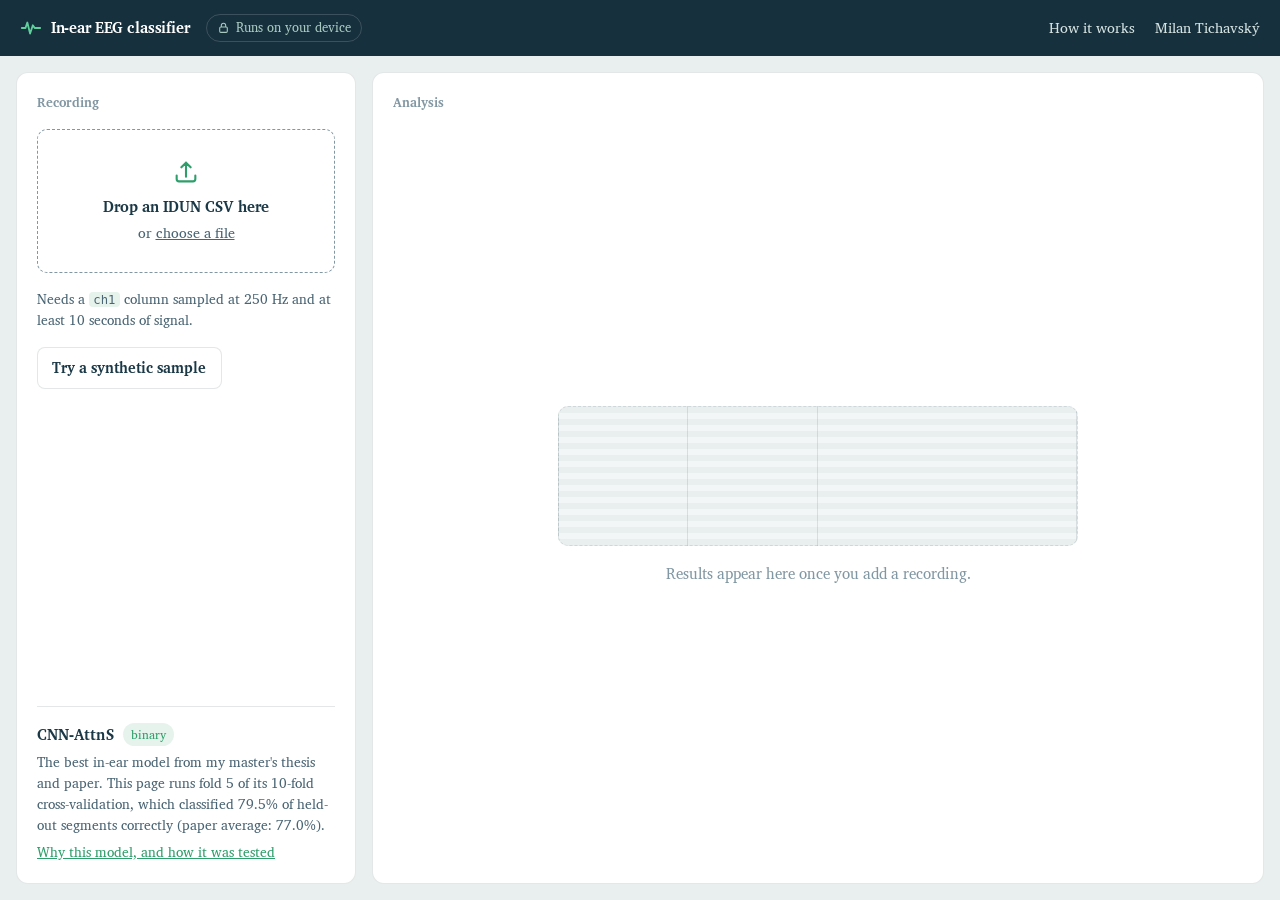
<file: eeg/index.html>
<!DOCTYPE html>
<html lang="en">
<head>
  <meta charset="UTF-8" />
  <meta name="viewport" content="width=device-width, initial-scale=1.0" />
  <title>In-ear EEG classifier</title>
  <meta name="description" content="Classify an in-ear EEG recording with a neural network that runs entirely in your browser. Your file never leaves your device." />

  <link rel="preconnect" href="https://fonts.googleapis.com" />
  <link rel="preconnect" href="https://fonts.gstatic.com" crossorigin />
  <link href="https://fonts.googleapis.com/css2?family=Charis+SIL:ital,wght@0,400;0,700;1,400;1,700&display=swap" rel="stylesheet" />
  <link rel="stylesheet" href="eeg.css" />
</head>
<body class="app">
  <header class="topbar">
    <a class="brand" href="index.html">
      <svg class="brand-mark" viewBox="0 0 24 24" aria-hidden="true"><path d="M2 12h4l2-6 3 12 3-9 2 3h6" fill="none" stroke="currentColor" stroke-width="2" stroke-linecap="round" stroke-linejoin="round"/></svg>
      In-ear EEG classifier
    </a>
    <span class="local" title="The model runs in this browser tab. Nothing is uploaded.">
      <svg viewBox="0 0 24 24" aria-hidden="true"><rect x="5" y="11" width="14" height="10" rx="2" fill="none" stroke="currentColor" stroke-width="2"/><path d="M8 11V8a4 4 0 0 1 8 0v3" fill="none" stroke="currentColor" stroke-width="2"/></svg>
      Runs on your device
    </span>
    <nav class="topnav">
      <a href="about.html">How it works</a>
      <a href="../index.html">Milan Tichavský</a>
    </nav>
  </header>

  <main class="workspace">
    <section class="pane input" aria-labelledby="input-h">
      <h2 id="input-h" class="pane-title">Recording</h2>

      <label class="drop" id="drop">
        <input type="file" id="file" accept=".csv,text/csv" />
        <svg class="drop-icon" viewBox="0 0 24 24" aria-hidden="true"><path d="M12 16V4m0 0-4 4m4-4 4 4M4 15v3a2 2 0 0 0 2 2h12a2 2 0 0 0 2-2v-3" fill="none" stroke="currentColor" stroke-width="1.8" stroke-linecap="round" stroke-linejoin="round"/></svg>
        <span class="drop-main">Drop an IDUN CSV here</span>
        <span class="drop-sub">or <u>choose a file</u></span>
      </label>

      <dl class="file" id="file-card" hidden>
        <div class="file-name"><dt>File</dt><dd id="f-name"></dd></div>
        <div><dt>Length</dt><dd id="f-length"></dd></div>
        <div><dt>Sample rate</dt><dd id="f-rate"></dd></div>
        <div><dt>Segments</dt><dd id="f-segments"></dd></div>
      </dl>

      <p class="hint">Needs a <code>ch1</code> column sampled at 250 Hz and at least 10 seconds of signal.</p>
      <button type="button" class="btn-secondary" id="sample">Try a synthetic sample</button>

      <div class="model-card">
        <p class="model-name">CNN-AttnS <span>binary</span></p>
        <p>The best in-ear model from my master's thesis and paper. This page runs fold 5 of its 10-fold cross-validation, which classified 79.5% of held-out segments correctly (paper average: 77.0%).</p>
        <a href="about.html#model">Why this model, and how it was tested</a>
      </div>
    </section>

    <section class="pane output" aria-labelledby="output-h">
      <h2 id="output-h" class="pane-title">Analysis</h2>

      <div class="state empty" id="empty">
        <div class="ghost-spec" aria-hidden="true"></div>
        <p>Results appear here once you add a recording.</p>
      </div>

      <div class="state running" id="running" hidden>
        <ol class="steps" aria-live="polite">
          <li data-step="0">Filtering the signal</li>
          <li data-step="1">Loading the model</li>
          <li data-step="2">Classifying segments</li>
        </ol>
      </div>

      <div class="state failed" id="failed" role="alert" hidden>
        <p class="failed-title">Couldn't analyse this file</p>
        <p id="error"></p>
      </div>

      <div class="state result" id="result" hidden>
        <div class="verdict-row">
          <div>
            <p class="verdict-label">Model output</p>
            <p class="verdict" id="verdict-name"></p>
          </div>
          <ul class="share" id="bars"></ul>
        </div>
        <p class="verdict-sub" id="verdict-sub"></p>

        <figure class="viz">
          <div class="spec">
            <div class="spec-axis" aria-hidden="true"><span>70 Hz</span><span>35</span><span>0</span></div>
            <canvas id="spec" aria-label="Spectrogram of the recording, 0 to 70 hertz, over time"></canvas>
          </div>
          <ol class="segments" id="strip" aria-label="Prediction for each 10-second segment"></ol>
          <div class="time-axis" aria-hidden="true"><span>0 s</span><span id="t-end"></span></div>
          <figcaption id="spec-note"></figcaption>
        </figure>

        <p class="disclaimer">Research prototype, not a diagnosis. <a href="about.html#limits">Read the limits</a>.</p>
      </div>
    </section>
  </main>

  <script type="module" src="app.js"></script>
</body>
</html>
</file>
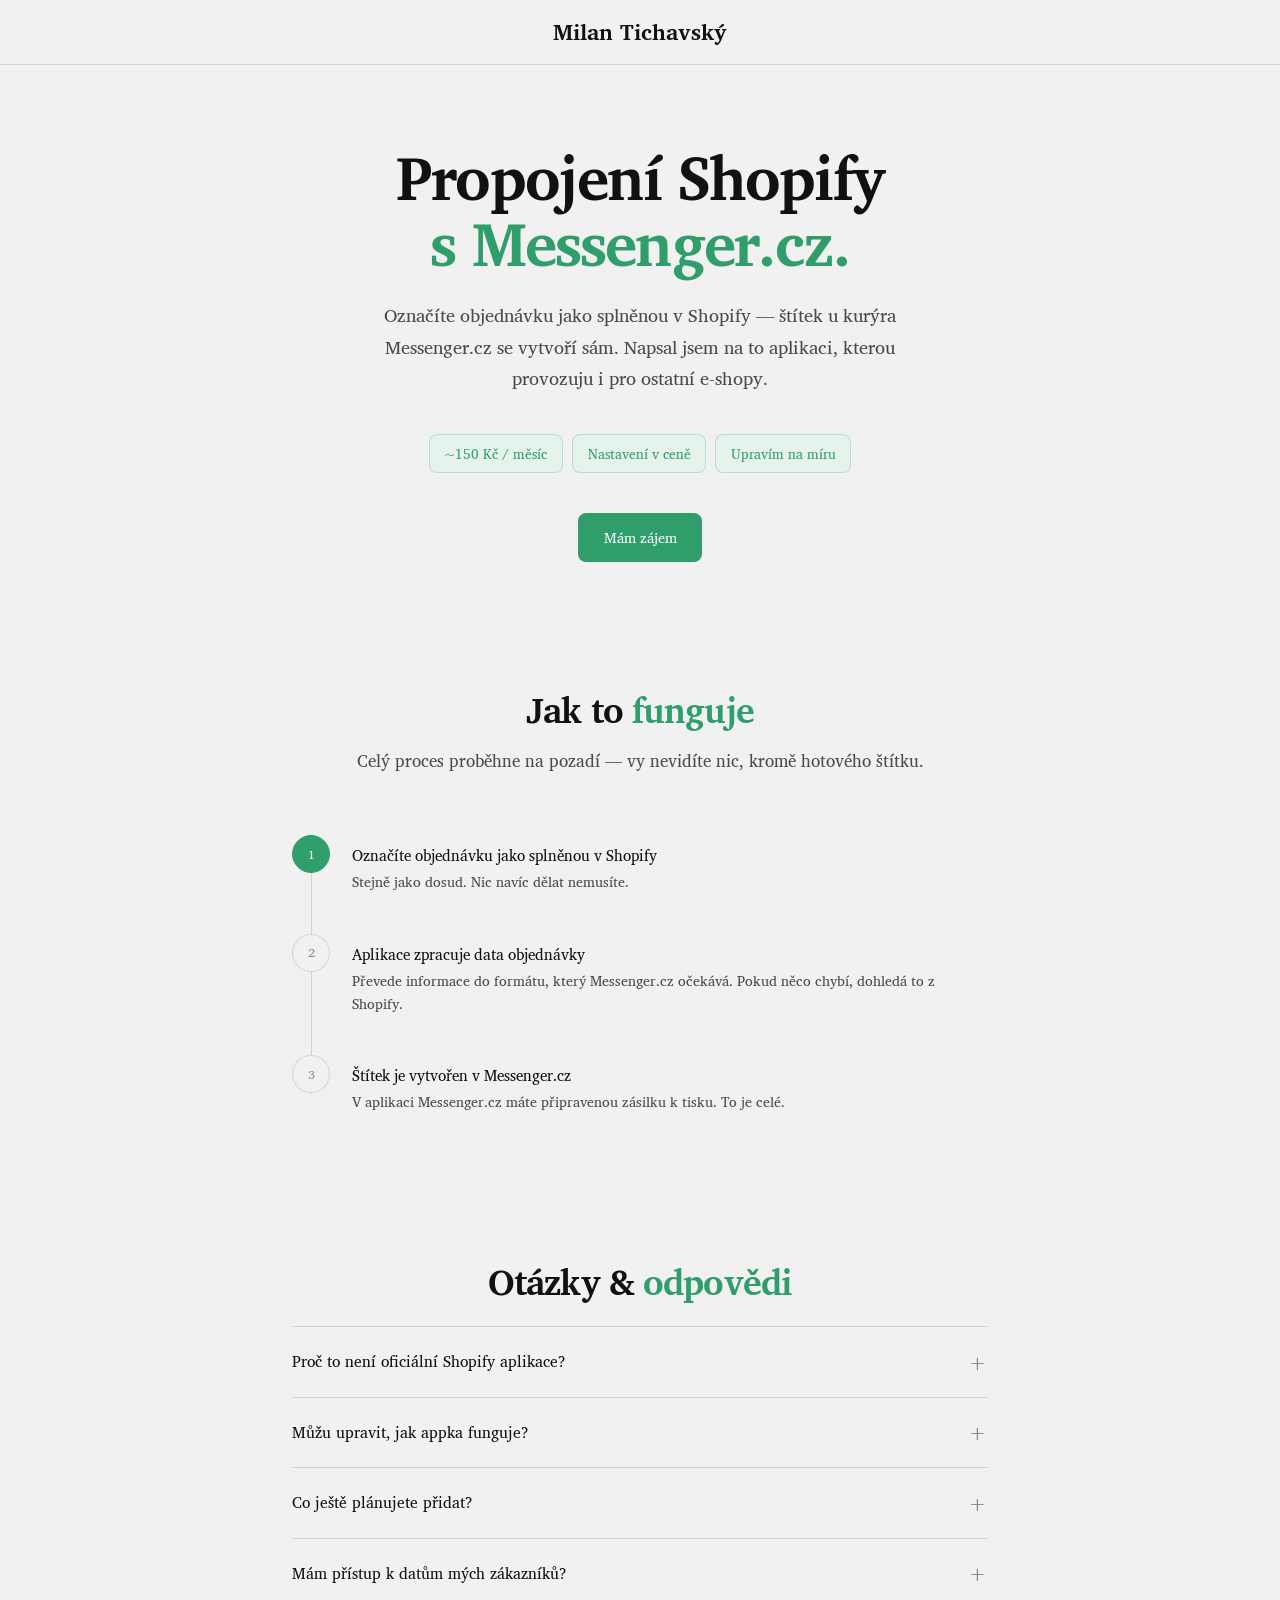
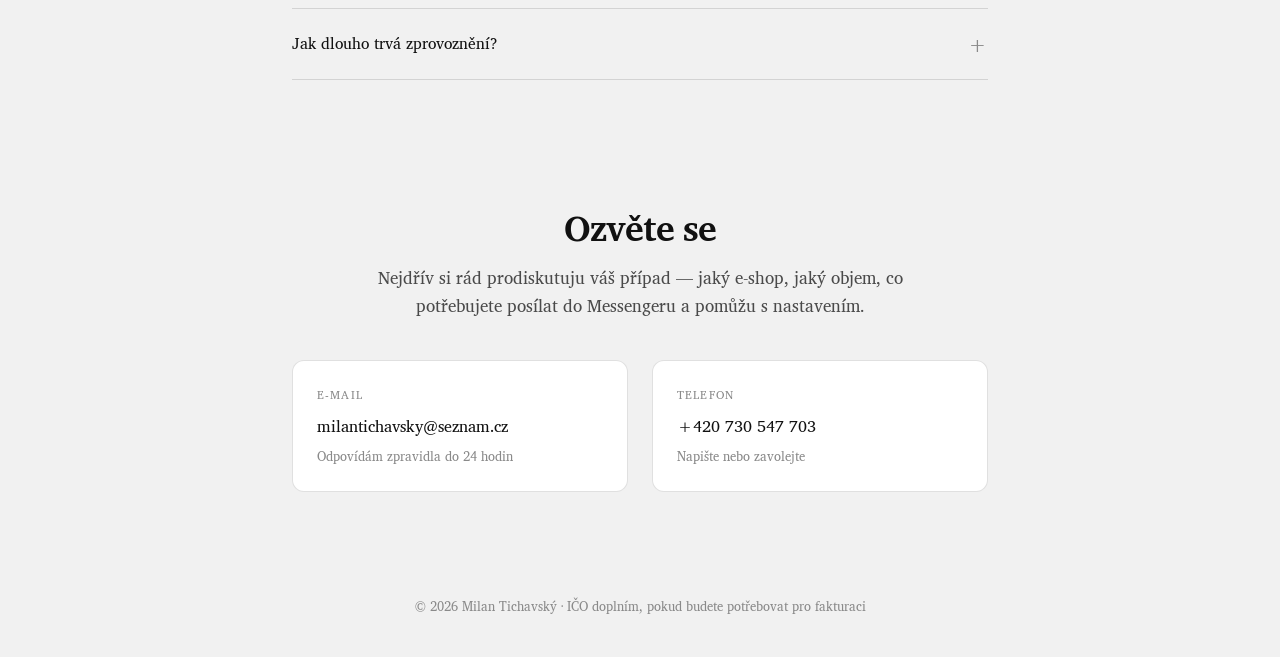
<file: integrace-messenger/index.html>
<!DOCTYPE html>
<html lang="cs">
<head>
  <meta charset="UTF-8" />
  <meta name="viewport" content="width=device-width, initial-scale=1.0" />
  <title>Shopify × Messenger.cz integrace | Automatické štítky pro váš e-shop</title>
  <meta name="description" content="Propojte Shopify s Messenger.cz bez kompromisů. Při splnění objednávky se štítek vytvoří automaticky. Nastavení, podpora a provoz za ~150 Kč/měsíc." />
  <meta name="author" content="Milan Tichavský" />
  <link rel="canonical" href="https://milanticho.github.io/integrace-messenger/" />

  <!-- Open Graph -->
  <meta property="og:type" content="website" />
  <meta property="og:title" content="Shopify × Messenger.cz integrace" />
  <meta property="og:description" content="Automatické vytváření štítků při splnění objednávky. Žádná složitost, férová cena, živý člověk za tím." />
  <meta property="og:url" content="https://milanticho.github.io/integrace-messenger/" />
  <meta property="og:locale" content="cs_CZ" />

  <!-- Structured Data -->
  <script type="application/ld+json">
  {
    "@context": "https://schema.org",
    "@type": "Service",
    "name": "Shopify × Messenger.cz integrace",
    "description": "Automatické propojení Shopify e-shopu s kurýrní službou Messenger.cz. Při splnění objednávky se automaticky vytvoří přepravní štítek.",
    "provider": {
      "@type": "Person",
      "name": "Milan Tichavský",
      "email": "milantichavsky@seznam.cz",
      "telephone": "+420730547703"
    },
    "offers": {
      "@type": "Offer",
      "priceCurrency": "CZK",
      "price": "150",
      "priceSpecification": {
        "@type": "UnitPriceSpecification",
        "price": "150",
        "priceCurrency": "CZK",
        "unitText": "měsíc"
      }
    },
    "areaServed": "CZ"
  }
  </script>
  <link rel="preconnect" href="https://fonts.googleapis.com" />
  <link rel="preconnect" href="https://fonts.gstatic.com" crossorigin />
  <link href="https://fonts.googleapis.com/css2?family=Charis+SIL:ital,wght@0,400;0,700;1,400;1,700&amp;display=swap" rel="stylesheet" />
  <link rel="stylesheet" href="../style.css" />
</head>
<body>
  <nav>
    <div class="wrap">
      <a href="../index.html" class="nav-logo">Milan Tichavský</a>
    </div>
  </nav>

  <!-- ── Hero ── -->
  <header class="hero">
    <div class="wrap">
      <h1>Propojení Shopify<br /><em>s Messenger.cz.</em></h1>
      <p class="hero-sub">
        Označíte objednávku jako splněnou v Shopify — štítek u kurýra Messenger.cz
        se vytvoří sám. Napsal jsem na to aplikaci, kterou provozuju
        i pro ostatní e-shopy.
      </p>
      <div class="hero-pills">
        <div class="price-pill">~150 Kč / měsíc</div>
        <div class="price-pill">Nastavení v ceně</div>
        <div class="price-pill">Upravím na míru</div>
      </div>
      <div class="hero-actions">
        <a href="#kontakt" class="btn-primary">Mám zájem</a>
      </div>
    </div>
  </header>

  <!-- ── How it works ── -->
  <section id="jak-to-funguje">
    <div class="wrap fade-in">
      <h2>Jak to <em>funguje</em></h2>
      <p class="section-intro">Celý proces proběhne na pozadí — vy nevidíte nic, kromě hotového štítku.</p>
      <div class="steps">
        <div class="step">
          <div class="step-num active">1</div>
          <div>
            <p class="step-title">Označíte objednávku jako splněnou v Shopify</p>
            <p class="step-desc">Stejně jako dosud. Nic navíc dělat nemusíte.</p>
          </div>
        </div>
        <div class="step">
          <div class="step-num">2</div>
          <div>
            <p class="step-title">Aplikace zpracuje data objednávky</p>
            <p class="step-desc">Převede informace do formátu, který Messenger.cz očekává. Pokud něco chybí, dohledá to z Shopify.</p>
          </div>
        </div>
        <div class="step">
          <div class="step-num">3</div>
          <div>
            <p class="step-title">Štítek je vytvořen v Messenger.cz</p>
            <p class="step-desc">V aplikaci Messenger.cz máte připravenou zásilku k tisku. To je celé.</p>
          </div>
        </div>
      </div>
    </div>
  </section>

  <!-- ── FAQ ── -->
  <section id="faq">
    <div class="wrap fade-in">
      <h2>Otázky & <em>odpovědi</em></h2>
      <div class="faq-list mt-md">
        <details>
          <summary>Proč to není oficiální Shopify aplikace?</summary>
          <div class="faq-answer">
            <p>Napsal jsem si aplikaci sám pro bráchův e-shop <a href="https://euphorias.cz" target="_blank"
                rel="noopener">euphorias.cz</a> a protože funguje, nabízím ji i ostatním. Shopify aplikace se mi momentálně nevyplatí, výsledek by byl funkčně stejný.</p>
          </div>
        </details>

        <details>
          <summary>Můžu upravit, jak appka funguje?</summary>
          <div class="faq-answer">
            <p>Ano. Aktuálně se štítek vytváří při označení objednávky jako splněné, ale spouštění i předávaná data se dají změnit podle vašich potřeb.</p>
          </div>
        </details>

        <details>
          <summary>Co ještě plánujete přidat?</summary>
          <div class="faq-answer">
            <p>Automatické propisování čísla zásilky zpátky do Shopify objednávky a odkaz na zásilku v Messenger.cz. Ještě jsem se k tomu nedostal, ale jde to udělat.</p>
          </div>
        </details>

        <details>
          <summary>Mám přístup k datům mých zákazníků?</summary>
          <div class="faq-answer">
            <p>Data zákazníků prochází aplikací jen po dobu zpracování požadavku — nikam se neukládají. Aplikace běží
            na Cloudflare Workers, takže žádné trvalé uchovávání dat neexistuje.</p>
          </div>
        </details>

        <details>
          <summary>Jak dlouho trvá zprovoznění?</summary>
          <div class="faq-answer">
            <p>Krátká konzultace, nastavení webhooků v Shopify a nasazení — reálně hodiny. Záleží hlavně na
            tom, kdy si zavoláme nebo si vyměníme e-maily.</p>
          </div>
        </details>
      </div>
    </div>
  </section>

  <!-- ── Contact ── -->
  <section id="kontakt">
    <div class="wrap fade-in">
      <h2>Ozvěte se</h2>
      <p class="section-intro">
        Nejdřív si rád prodiskutuju váš případ — jaký e-shop, jaký objem,
        co potřebujete posílat do Messengeru a pomůžu s nastavením.
      </p>
      <div class="contact-grid">
        <div class="contact-card">
          <p class="contact-label">E-mail</p>
          <a class="contact-value" href="mailto:milantichavsky@seznam.cz">milantichavsky@seznam.cz</a>
          <p class="contact-note">Odpovídám zpravidla do 24 hodin</p>
        </div>
        <div class="contact-card">
          <p class="contact-label">Telefon</p>
          <a class="contact-value" href="tel:+420730547703">+420 730 547 703</a>
          <p class="contact-note">Napište nebo zavolejte</p>
        </div>
      </div>
    </div>
  </section>

  <footer>
    <div class="wrap">
      <p>&copy; 2026 Milan Tichavský · IČO doplním, pokud budete potřebovat pro fakturaci</p>
    </div>
  </footer>

  <script>
    // Scroll-triggered fade-in
    const obs = new IntersectionObserver(
      entries => entries.forEach(e => { if (e.isIntersecting) { e.target.classList.add('visible'); obs.unobserve(e.target); } }),
      { threshold: 0.1 }
    );
    document.querySelectorAll('.fade-in').forEach(el => obs.observe(el));
  </script>
</body>
</html>
</file>
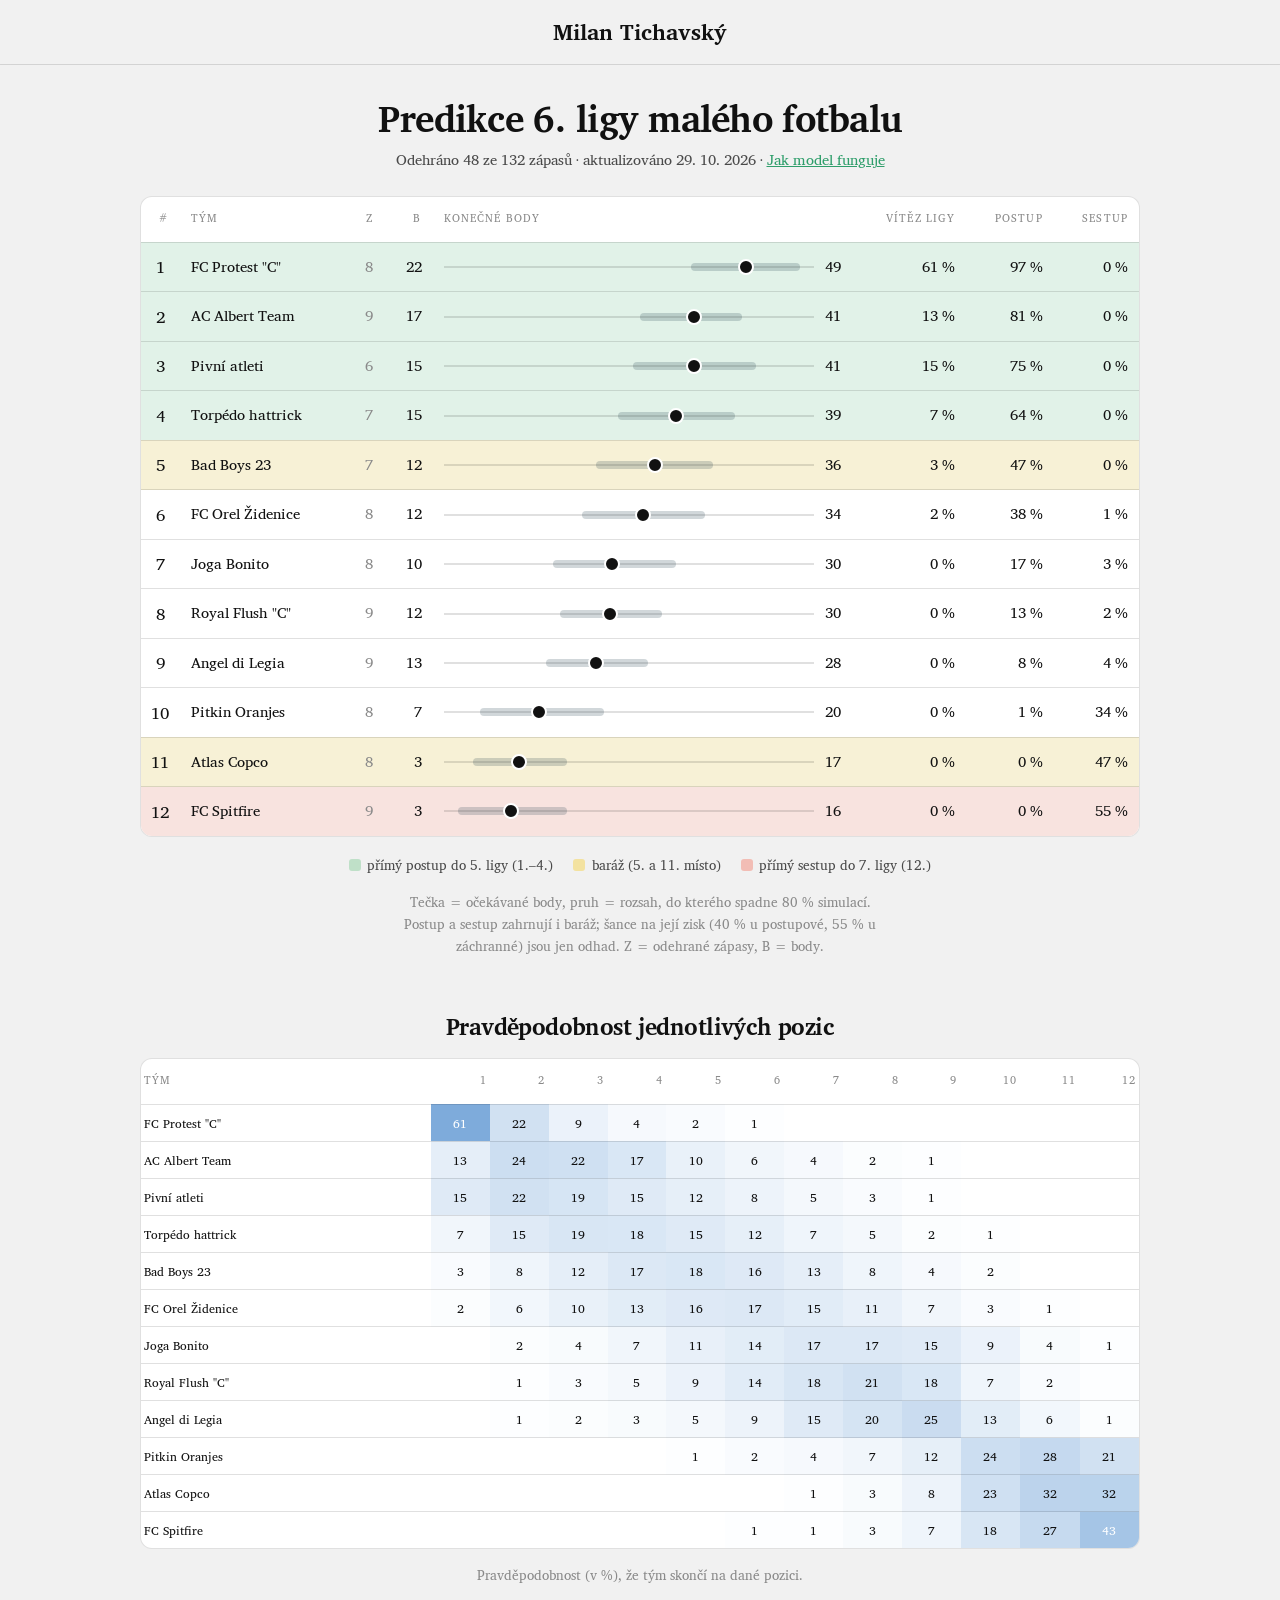
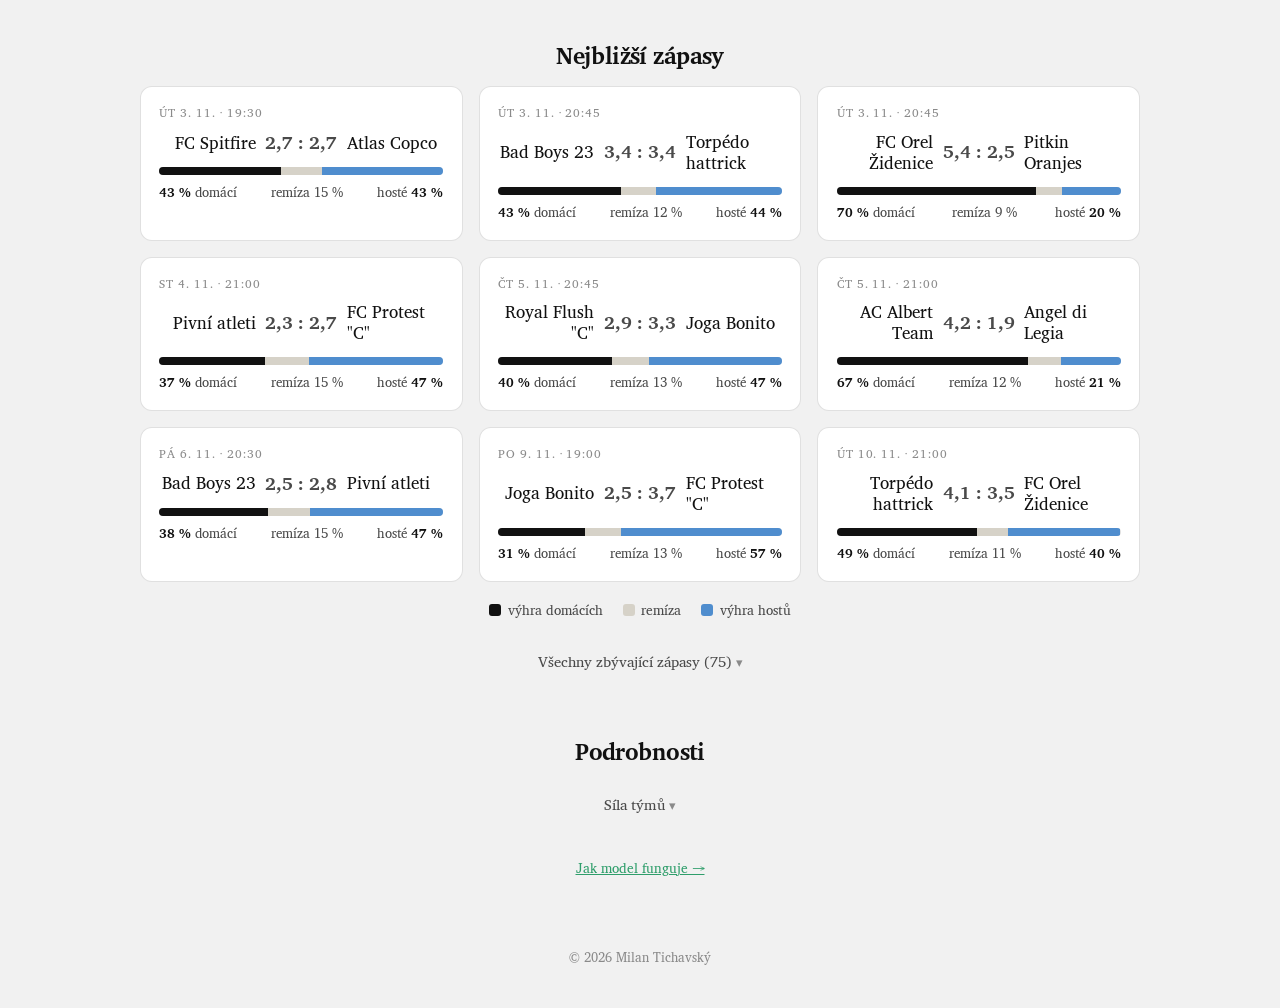
<file: maly-fotbal/index.html>
<!DOCTYPE html>
<html lang="cs">
<head>
  <meta charset="UTF-8" />
  <meta name="viewport" content="width=device-width, initial-scale=1.0" />
  <title>Predikce malého fotbalu v Brně · Milan Tichavský</title>
  <meta name="description" content="Předpověď konečného pořadí 6. ligy malého fotbalu v Brně z letošních výsledků a minulých sezón." />
  <link rel="preconnect" href="https://fonts.googleapis.com" />
  <link rel="preconnect" href="https://fonts.gstatic.com" crossorigin />
  <link href="https://fonts.googleapis.com/css2?family=Charis+SIL:ital,wght@0,400;0,700;1,400;1,700&amp;display=swap" rel="stylesheet" />
  <link rel="stylesheet" href="../style.css" />
  <link rel="stylesheet" href="../maly-fotbal/maly-fotbal.css" />
</head>
<body>
  <nav>
    <div class="wrap">
      <a href="../index.html" class="nav-logo">Milan Tichavský</a>
    </div>
  </nav>

  <main>
    <header class="mf-top"><div class="wide"><h1>Predikce 6. ligy malého fotbalu</h1><p class="meta">Odehráno 48 ze 132 zápasů · aktualizováno 29. 10. 2026 · <a href="model/index.html">Jak model funguje</a></p></div></header><section><div class="wide"><div class=mf-card><div class=mf-scroll><table class=mf><tr><th>#<th class=l>Tým<th class=hide-s>Z<th class=hide-s>B<th class='l pts'>Konečné body<th class=hide-s>Vítěz ligy<th>Postup<th>Sestup</tr><tr class='up'><td class=rk>1<td class='l team'>FC Protest &quot;C&quot;<td class='hide-s dim'>8<td class=hide-s>22<td class='l pts'><div class=pts-in><span class=range title='80 % simulací skončí mezi 41 a 56 body'><span class=track></span><span class=span style='left:66.7%;width:29.4%'></span><span class=dot style='left:81.6%'></span></span><span class=strong>49</span></div><td class=hide-s>61 %<td class=strong>97 %<td class=strong>0 %</tr><tr class='up'><td class=rk>2<td class='l team'>AC Albert Team<td class='hide-s dim'>9<td class=hide-s>17<td class='l pts'><div class=pts-in><span class=range title='80 % simulací skončí mezi 34 a 48 body'><span class=track></span><span class=span style='left:52.9%;width:27.5%'></span><span class=dot style='left:67.6%'></span></span><span class=strong>41</span></div><td class=hide-s>13 %<td class=strong>81 %<td class=strong>0 %</tr><tr class='up'><td class=rk>3<td class='l team'>Pivní atleti<td class='hide-s dim'>6<td class=hide-s>15<td class='l pts'><div class=pts-in><span class=range title='80 % simulací skončí mezi 33 a 50 body'><span class=track></span><span class=span style='left:51.0%;width:33.3%'></span><span class=dot style='left:67.4%'></span></span><span class=strong>41</span></div><td class=hide-s>15 %<td class=strong>75 %<td class=strong>0 %</tr><tr class='up'><td class=rk>4<td class='l team'>Torpédo hattrick<td class='hide-s dim'>7<td class=hide-s>15<td class='l pts'><div class=pts-in><span class=range title='80 % simulací skončí mezi 31 a 47 body'><span class=track></span><span class=span style='left:47.1%;width:31.4%'></span><span class=dot style='left:62.6%'></span></span><span class=strong>39</span></div><td class=hide-s>7 %<td class=strong>64 %<td class=strong>0 %</tr><tr class='po'><td class=rk>5<td class='l team'>Bad Boys 23<td class='hide-s dim'>7<td class=hide-s>12<td class='l pts'><div class=pts-in><span class=range title='80 % simulací skončí mezi 28 a 44 body'><span class=track></span><span class=span style='left:41.2%;width:31.4%'></span><span class=dot style='left:56.9%'></span></span><span class=strong>36</span></div><td class=hide-s>3 %<td class=strong>47 %<td class=strong>0 %</tr><tr class=''><td class=rk>6<td class='l team'>FC Orel Židenice<td class='hide-s dim'>8<td class=hide-s>12<td class='l pts'><div class=pts-in><span class=range title='80 % simulací skončí mezi 26 a 43 body'><span class=track></span><span class=span style='left:37.3%;width:33.3%'></span><span class=dot style='left:53.7%'></span></span><span class=strong>34</span></div><td class=hide-s>2 %<td class=strong>38 %<td class=strong>1 %</tr><tr class=''><td class=rk>7<td class='l team'>Joga Bonito<td class='hide-s dim'>8<td class=hide-s>10<td class='l pts'><div class=pts-in><span class=range title='80 % simulací skončí mezi 22 a 39 body'><span class=track></span><span class=span style='left:29.4%;width:33.3%'></span><span class=dot style='left:45.5%'></span></span><span class=strong>30</span></div><td class=hide-s>0 %<td class=strong>17 %<td class=strong>3 %</tr><tr class=''><td class=rk>8<td class='l team'>Royal Flush &quot;C&quot;<td class='hide-s dim'>9<td class=hide-s>12<td class='l pts'><div class=pts-in><span class=range title='80 % simulací skončí mezi 23 a 37 body'><span class=track></span><span class=span style='left:31.4%;width:27.5%'></span><span class=dot style='left:44.8%'></span></span><span class=strong>30</span></div><td class=hide-s>0 %<td class=strong>13 %<td class=strong>2 %</tr><tr class=''><td class=rk>9<td class='l team'>Angel di Legia<td class='hide-s dim'>9<td class=hide-s>13<td class='l pts'><div class=pts-in><span class=range title='80 % simulací skončí mezi 21 a 35 body'><span class=track></span><span class=span style='left:27.5%;width:27.5%'></span><span class=dot style='left:41.0%'></span></span><span class=strong>28</span></div><td class=hide-s>0 %<td class=strong>8 %<td class=strong>4 %</tr><tr class=''><td class=rk>10<td class='l team'>Pitkin Oranjes<td class='hide-s dim'>8<td class=hide-s>7<td class='l pts'><div class=pts-in><span class=range title='80 % simulací skončí mezi 12 a 29 body'><span class=track></span><span class=span style='left:9.8%;width:33.3%'></span><span class=dot style='left:25.6%'></span></span><span class=strong>20</span></div><td class=hide-s>0 %<td class=strong>1 %<td class=strong>34 %</tr><tr class='po'><td class=rk>11<td class='l team'>Atlas Copco<td class='hide-s dim'>8<td class=hide-s>3<td class='l pts'><div class=pts-in><span class=range title='80 % simulací skončí mezi 11 a 24 body'><span class=track></span><span class=span style='left:7.8%;width:25.5%'></span><span class=dot style='left:20.2%'></span></span><span class=strong>17</span></div><td class=hide-s>0 %<td class=strong>0 %<td class=strong>47 %</tr><tr class='down'><td class=rk>12<td class='l team'>FC Spitfire<td class='hide-s dim'>9<td class=hide-s>3<td class='l pts'><div class=pts-in><span class=range title='80 % simulací skončí mezi 9 a 24 body'><span class=track></span><span class=span style='left:3.9%;width:29.4%'></span><span class=dot style='left:18.2%'></span></span><span class=strong>16</span></div><td class=hide-s>0 %<td class=strong>0 %<td class=strong>55 %</tr></table></div></div><div class=legend><span><i style='background:#bfe0c8'></i>přímý postup do 5. ligy (1.–4.)</span><span><i style='background:#f3e2a0'></i>baráž (5. a 11. místo)</span><span><i style='background:#f2bdb5'></i>přímý sestup do 7. ligy (12.)</span></div><p class=note>Tečka = očekávané body, pruh = rozsah, do kterého spadne 80 % simulací. Postup a sestup zahrnují i baráž; šance na její zisk (40 % u postupové, 55 % u záchranné) jsou jen odhad. Z = odehrané zápasy, B = body.</p></div></section><section><div class="wide"><div class="mf-head"><h2 class="title">Pravděpodobnost jednotlivých pozic</h2></div><div class=mf-card><div class=mf-scroll><table class='mf hm'><tr><th class=l>Tým<th class='up'>1<th class='up'>2<th class='up'>3<th class='up'>4<th class='po'>5<th class=''>6<th class=''>7<th class=''>8<th class=''>9<th class=''>10<th class='po'>11<th class='down'>12</tr><tr><td class='l team'>FC Protest &quot;C&quot;<td style='background:color-mix(in srgb,var(--blue) 73%,transparent);color:#fff'>61<td style='background:color-mix(in srgb,var(--blue) 26%,transparent)'>22<td style='background:color-mix(in srgb,var(--blue) 11%,transparent)'>9<td style='background:color-mix(in srgb,var(--blue) 5%,transparent)'>4<td style='background:color-mix(in srgb,var(--blue) 3%,transparent)'>2<td style='background:color-mix(in srgb,var(--blue) 1%,transparent)'>1<td style='background:color-mix(in srgb,var(--blue) 0%,transparent)'><td style='background:color-mix(in srgb,var(--blue) 0%,transparent)'><td style='background:color-mix(in srgb,var(--blue) 0%,transparent)'><td style='background:color-mix(in srgb,var(--blue) 0%,transparent)'><td style='background:color-mix(in srgb,var(--blue) 0%,transparent)'><td style='background:color-mix(in srgb,var(--blue) 0%,transparent)'></tr><tr><td class='l team'>AC Albert Team<td style='background:color-mix(in srgb,var(--blue) 15%,transparent)'>13<td style='background:color-mix(in srgb,var(--blue) 29%,transparent)'>24<td style='background:color-mix(in srgb,var(--blue) 27%,transparent)'>22<td style='background:color-mix(in srgb,var(--blue) 21%,transparent)'>17<td style='background:color-mix(in srgb,var(--blue) 12%,transparent)'>10<td style='background:color-mix(in srgb,var(--blue) 8%,transparent)'>6<td style='background:color-mix(in srgb,var(--blue) 5%,transparent)'>4<td style='background:color-mix(in srgb,var(--blue) 2%,transparent)'>2<td style='background:color-mix(in srgb,var(--blue) 1%,transparent)'>1<td style='background:color-mix(in srgb,var(--blue) 0%,transparent)'><td style='background:color-mix(in srgb,var(--blue) 0%,transparent)'><td style='background:color-mix(in srgb,var(--blue) 0%,transparent)'></tr><tr><td class='l team'>Pivní atleti<td style='background:color-mix(in srgb,var(--blue) 18%,transparent)'>15<td style='background:color-mix(in srgb,var(--blue) 26%,transparent)'>22<td style='background:color-mix(in srgb,var(--blue) 23%,transparent)'>19<td style='background:color-mix(in srgb,var(--blue) 18%,transparent)'>15<td style='background:color-mix(in srgb,var(--blue) 14%,transparent)'>12<td style='background:color-mix(in srgb,var(--blue) 10%,transparent)'>8<td style='background:color-mix(in srgb,var(--blue) 6%,transparent)'>5<td style='background:color-mix(in srgb,var(--blue) 3%,transparent)'>3<td style='background:color-mix(in srgb,var(--blue) 1%,transparent)'>1<td style='background:color-mix(in srgb,var(--blue) 0%,transparent)'><td style='background:color-mix(in srgb,var(--blue) 0%,transparent)'><td style='background:color-mix(in srgb,var(--blue) 0%,transparent)'></tr><tr><td class='l team'>Torpédo hattrick<td style='background:color-mix(in srgb,var(--blue) 8%,transparent)'>7<td style='background:color-mix(in srgb,var(--blue) 18%,transparent)'>15<td style='background:color-mix(in srgb,var(--blue) 22%,transparent)'>19<td style='background:color-mix(in srgb,var(--blue) 21%,transparent)'>18<td style='background:color-mix(in srgb,var(--blue) 18%,transparent)'>15<td style='background:color-mix(in srgb,var(--blue) 14%,transparent)'>12<td style='background:color-mix(in srgb,var(--blue) 9%,transparent)'>7<td style='background:color-mix(in srgb,var(--blue) 6%,transparent)'>5<td style='background:color-mix(in srgb,var(--blue) 2%,transparent)'>2<td style='background:color-mix(in srgb,var(--blue) 1%,transparent)'>1<td style='background:color-mix(in srgb,var(--blue) 0%,transparent)'><td style='background:color-mix(in srgb,var(--blue) 0%,transparent)'></tr><tr><td class='l team'>Bad Boys 23<td style='background:color-mix(in srgb,var(--blue) 3%,transparent)'>3<td style='background:color-mix(in srgb,var(--blue) 9%,transparent)'>8<td style='background:color-mix(in srgb,var(--blue) 15%,transparent)'>12<td style='background:color-mix(in srgb,var(--blue) 20%,transparent)'>17<td style='background:color-mix(in srgb,var(--blue) 21%,transparent)'>18<td style='background:color-mix(in srgb,var(--blue) 19%,transparent)'>16<td style='background:color-mix(in srgb,var(--blue) 15%,transparent)'>13<td style='background:color-mix(in srgb,var(--blue) 9%,transparent)'>8<td style='background:color-mix(in srgb,var(--blue) 5%,transparent)'>4<td style='background:color-mix(in srgb,var(--blue) 2%,transparent)'>2<td style='background:color-mix(in srgb,var(--blue) 0%,transparent)'><td style='background:color-mix(in srgb,var(--blue) 0%,transparent)'></tr><tr><td class='l team'>FC Orel Židenice<td style='background:color-mix(in srgb,var(--blue) 2%,transparent)'>2<td style='background:color-mix(in srgb,var(--blue) 7%,transparent)'>6<td style='background:color-mix(in srgb,var(--blue) 12%,transparent)'>10<td style='background:color-mix(in srgb,var(--blue) 16%,transparent)'>13<td style='background:color-mix(in srgb,var(--blue) 19%,transparent)'>16<td style='background:color-mix(in srgb,var(--blue) 20%,transparent)'>17<td style='background:color-mix(in srgb,var(--blue) 17%,transparent)'>15<td style='background:color-mix(in srgb,var(--blue) 13%,transparent)'>11<td style='background:color-mix(in srgb,var(--blue) 8%,transparent)'>7<td style='background:color-mix(in srgb,var(--blue) 3%,transparent)'>3<td style='background:color-mix(in srgb,var(--blue) 1%,transparent)'>1<td style='background:color-mix(in srgb,var(--blue) 0%,transparent)'></tr><tr><td class='l team'>Joga Bonito<td style='background:color-mix(in srgb,var(--blue) 0%,transparent)'><td style='background:color-mix(in srgb,var(--blue) 2%,transparent)'>2<td style='background:color-mix(in srgb,var(--blue) 4%,transparent)'>4<td style='background:color-mix(in srgb,var(--blue) 8%,transparent)'>7<td style='background:color-mix(in srgb,var(--blue) 13%,transparent)'>11<td style='background:color-mix(in srgb,var(--blue) 16%,transparent)'>14<td style='background:color-mix(in srgb,var(--blue) 20%,transparent)'>17<td style='background:color-mix(in srgb,var(--blue) 20%,transparent)'>17<td style='background:color-mix(in srgb,var(--blue) 18%,transparent)'>15<td style='background:color-mix(in srgb,var(--blue) 11%,transparent)'>9<td style='background:color-mix(in srgb,var(--blue) 4%,transparent)'>4<td style='background:color-mix(in srgb,var(--blue) 1%,transparent)'>1</tr><tr><td class='l team'>Royal Flush &quot;C&quot;<td style='background:color-mix(in srgb,var(--blue) 0%,transparent)'><td style='background:color-mix(in srgb,var(--blue) 1%,transparent)'>1<td style='background:color-mix(in srgb,var(--blue) 3%,transparent)'>3<td style='background:color-mix(in srgb,var(--blue) 6%,transparent)'>5<td style='background:color-mix(in srgb,var(--blue) 11%,transparent)'>9<td style='background:color-mix(in srgb,var(--blue) 17%,transparent)'>14<td style='background:color-mix(in srgb,var(--blue) 22%,transparent)'>18<td style='background:color-mix(in srgb,var(--blue) 26%,transparent)'>21<td style='background:color-mix(in srgb,var(--blue) 21%,transparent)'>18<td style='background:color-mix(in srgb,var(--blue) 9%,transparent)'>7<td style='background:color-mix(in srgb,var(--blue) 3%,transparent)'>2<td style='background:color-mix(in srgb,var(--blue) 1%,transparent)'></tr><tr><td class='l team'>Angel di Legia<td style='background:color-mix(in srgb,var(--blue) 0%,transparent)'><td style='background:color-mix(in srgb,var(--blue) 1%,transparent)'>1<td style='background:color-mix(in srgb,var(--blue) 2%,transparent)'>2<td style='background:color-mix(in srgb,var(--blue) 4%,transparent)'>3<td style='background:color-mix(in srgb,var(--blue) 6%,transparent)'>5<td style='background:color-mix(in srgb,var(--blue) 10%,transparent)'>9<td style='background:color-mix(in srgb,var(--blue) 18%,transparent)'>15<td style='background:color-mix(in srgb,var(--blue) 24%,transparent)'>20<td style='background:color-mix(in srgb,var(--blue) 30%,transparent)'>25<td style='background:color-mix(in srgb,var(--blue) 16%,transparent)'>13<td style='background:color-mix(in srgb,var(--blue) 7%,transparent)'>6<td style='background:color-mix(in srgb,var(--blue) 2%,transparent)'>1</tr><tr><td class='l team'>Pitkin Oranjes<td style='background:color-mix(in srgb,var(--blue) 0%,transparent)'><td style='background:color-mix(in srgb,var(--blue) 0%,transparent)'><td style='background:color-mix(in srgb,var(--blue) 0%,transparent)'><td style='background:color-mix(in srgb,var(--blue) 0%,transparent)'><td style='background:color-mix(in srgb,var(--blue) 1%,transparent)'>1<td style='background:color-mix(in srgb,var(--blue) 3%,transparent)'>2<td style='background:color-mix(in srgb,var(--blue) 5%,transparent)'>4<td style='background:color-mix(in srgb,var(--blue) 8%,transparent)'>7<td style='background:color-mix(in srgb,var(--blue) 14%,transparent)'>12<td style='background:color-mix(in srgb,var(--blue) 29%,transparent)'>24<td style='background:color-mix(in srgb,var(--blue) 33%,transparent)'>28<td style='background:color-mix(in srgb,var(--blue) 26%,transparent)'>21</tr><tr><td class='l team'>Atlas Copco<td style='background:color-mix(in srgb,var(--blue) 0%,transparent)'><td style='background:color-mix(in srgb,var(--blue) 0%,transparent)'><td style='background:color-mix(in srgb,var(--blue) 0%,transparent)'><td style='background:color-mix(in srgb,var(--blue) 0%,transparent)'><td style='background:color-mix(in srgb,var(--blue) 0%,transparent)'><td style='background:color-mix(in srgb,var(--blue) 0%,transparent)'><td style='background:color-mix(in srgb,var(--blue) 1%,transparent)'>1<td style='background:color-mix(in srgb,var(--blue) 4%,transparent)'>3<td style='background:color-mix(in srgb,var(--blue) 10%,transparent)'>8<td style='background:color-mix(in srgb,var(--blue) 27%,transparent)'>23<td style='background:color-mix(in srgb,var(--blue) 38%,transparent)'>32<td style='background:color-mix(in srgb,var(--blue) 39%,transparent)'>32</tr><tr><td class='l team'>FC Spitfire<td style='background:color-mix(in srgb,var(--blue) 0%,transparent)'><td style='background:color-mix(in srgb,var(--blue) 0%,transparent)'><td style='background:color-mix(in srgb,var(--blue) 0%,transparent)'><td style='background:color-mix(in srgb,var(--blue) 0%,transparent)'><td style='background:color-mix(in srgb,var(--blue) 0%,transparent)'><td style='background:color-mix(in srgb,var(--blue) 1%,transparent)'>1<td style='background:color-mix(in srgb,var(--blue) 1%,transparent)'>1<td style='background:color-mix(in srgb,var(--blue) 4%,transparent)'>3<td style='background:color-mix(in srgb,var(--blue) 9%,transparent)'>7<td style='background:color-mix(in srgb,var(--blue) 22%,transparent)'>18<td style='background:color-mix(in srgb,var(--blue) 32%,transparent)'>27<td style='background:color-mix(in srgb,var(--blue) 51%,transparent);color:#fff'>43</tr></table></div></div><p class=note>Pravděpodobnost (v %), že tým skončí na dané pozici.</p></div></section><section><div class="wide"><div class="mf-head"><h2 class="title">Nejbližší zápasy</h2></div><div class=fx-grid><article class=fx><time>út 3. 11. · 19:30</time><div class=teams><span class=h>FC Spitfire</span><span class=sc title='očekávané góly'>2,7 : 2,7</span><span class=a>Atlas Copco</span></div><div class=stub><div class=bar><i class=c-h style='width:42.8%'></i><i class=c-d style='width:14.6%'></i><i class=c-a style='width:42.6%'></i></div><div class=pr><span><b>43 %</b> domácí</span><span>remíza 15 %</span><span>hosté <b>43 %</b></span></div></div></article><article class=fx><time>út 3. 11. · 20:45</time><div class=teams><span class=h>Bad Boys 23</span><span class=sc title='očekávané góly'>3,4 : 3,4</span><span class=a>Torpédo hattrick</span></div><div class=stub><div class=bar><i class=c-h style='width:43.4%'></i><i class=c-d style='width:12.4%'></i><i class=c-a style='width:44.2%'></i></div><div class=pr><span><b>43 %</b> domácí</span><span>remíza 12 %</span><span>hosté <b>44 %</b></span></div></div></article><article class=fx><time>út 3. 11. · 20:45</time><div class=teams><span class=h>FC Orel Židenice</span><span class=sc title='očekávané góly'>5,4 : 2,5</span><span class=a>Pitkin Oranjes</span></div><div class=stub><div class=bar><i class=c-h style='width:70.2%'></i><i class=c-d style='width:9.4%'></i><i class=c-a style='width:20.5%'></i></div><div class=pr><span><b>70 %</b> domácí</span><span>remíza 9 %</span><span>hosté <b>20 %</b></span></div></div></article><article class=fx><time>st 4. 11. · 21:00</time><div class=teams><span class=h>Pivní atleti</span><span class=sc title='očekávané góly'>2,3 : 2,7</span><span class=a>FC Protest &quot;C&quot;</span></div><div class=stub><div class=bar><i class=c-h style='width:37.2%'></i><i class=c-d style='width:15.5%'></i><i class=c-a style='width:47.4%'></i></div><div class=pr><span><b>37 %</b> domácí</span><span>remíza 15 %</span><span>hosté <b>47 %</b></span></div></div></article><article class=fx><time>čt 5. 11. · 20:45</time><div class=teams><span class=h>Royal Flush &quot;C&quot;</span><span class=sc title='očekávané góly'>2,9 : 3,3</span><span class=a>Joga Bonito</span></div><div class=stub><div class=bar><i class=c-h style='width:40.0%'></i><i class=c-d style='width:13.2%'></i><i class=c-a style='width:46.8%'></i></div><div class=pr><span><b>40 %</b> domácí</span><span>remíza 13 %</span><span>hosté <b>47 %</b></span></div></div></article><article class=fx><time>čt 5. 11. · 21:00</time><div class=teams><span class=h>AC Albert Team</span><span class=sc title='očekávané góly'>4,2 : 1,9</span><span class=a>Angel di Legia</span></div><div class=stub><div class=bar><i class=c-h style='width:67.4%'></i><i class=c-d style='width:11.8%'></i><i class=c-a style='width:20.9%'></i></div><div class=pr><span><b>67 %</b> domácí</span><span>remíza 12 %</span><span>hosté <b>21 %</b></span></div></div></article><article class=fx><time>pá 6. 11. · 20:30</time><div class=teams><span class=h>Bad Boys 23</span><span class=sc title='očekávané góly'>2,5 : 2,8</span><span class=a>Pivní atleti</span></div><div class=stub><div class=bar><i class=c-h style='width:38.3%'></i><i class=c-d style='width:14.9%'></i><i class=c-a style='width:46.9%'></i></div><div class=pr><span><b>38 %</b> domácí</span><span>remíza 15 %</span><span>hosté <b>47 %</b></span></div></div></article><article class=fx><time>po 9. 11. · 19:00</time><div class=teams><span class=h>Joga Bonito</span><span class=sc title='očekávané góly'>2,5 : 3,7</span><span class=a>FC Protest &quot;C&quot;</span></div><div class=stub><div class=bar><i class=c-h style='width:30.7%'></i><i class=c-d style='width:12.7%'></i><i class=c-a style='width:56.6%'></i></div><div class=pr><span><b>31 %</b> domácí</span><span>remíza 13 %</span><span>hosté <b>57 %</b></span></div></div></article><article class=fx><time>út 10. 11. · 21:00</time><div class=teams><span class=h>Torpédo hattrick</span><span class=sc title='očekávané góly'>4,1 : 3,5</span><span class=a>FC Orel Židenice</span></div><div class=stub><div class=bar><i class=c-h style='width:49.3%'></i><i class=c-d style='width:11.1%'></i><i class=c-a style='width:39.5%'></i></div><div class=pr><span><b>49 %</b> domácí</span><span>remíza 11 %</span><span>hosté <b>40 %</b></span></div></div></article></div><div class=legend><span><i class=c-h></i>výhra domácích</span><span><i class=c-d></i>remíza</span><span><i class=c-a></i>výhra hostů</span></div><details class='mf-d'><summary>Všechny zbývající zápasy (75)</summary><div class=inner><h3 class=round-title>1. kolo</h3><div class=fx-grid><article class=fx><time>út 17. 11. · 20:45</time><div class=teams><span class=h>Bad Boys 23</span><span class=sc title='očekávané góly'>4,2 : 2,2</span><span class=a>Atlas Copco</span></div><div class=stub><div class=bar><i class=c-h style='width:63.7%'></i><i class=c-d style='width:11.8%'></i><i class=c-a style='width:24.6%'></i></div><div class=pr><span><b>64 %</b> domácí</span><span>remíza 12 %</span><span>hosté <b>25 %</b></span></div></div></article><article class=fx><time>st 18. 11. · 21:00</time><div class=teams><span class=h>Pitkin Oranjes</span><span class=sc title='očekávané góly'>2,2 : 4,7</span><span class=a>Torpédo hattrick</span></div><div class=stub><div class=bar><i class=c-h style='width:20.9%'></i><i class=c-d style='width:10.6%'></i><i class=c-a style='width:68.5%'></i></div><div class=pr><span><b>21 %</b> domácí</span><span>remíza 11 %</span><span>hosté <b>69 %</b></span></div></div></article></div><h3 class=round-title>2. kolo</h3><div class=fx-grid><article class=fx><time>čt 19. 11. · 20:45</time><div class=teams><span class=h>Pivní atleti</span><span class=sc title='očekávané góly'>2,9 : 2,4</span><span class=a>Torpédo hattrick</span></div><div class=stub><div class=bar><i class=c-h style='width:48.1%'></i><i class=c-d style='width:14.9%'></i><i class=c-a style='width:37.0%'></i></div><div class=pr><span><b>48 %</b> domácí</span><span>remíza 15 %</span><span>hosté <b>37 %</b></span></div></div></article></div><h3 class=round-title>9. kolo</h3><div class=fx-grid><article class=fx><time>čt 26. 11. · 20:00</time><div class=teams><span class=h>FC Orel Židenice</span><span class=sc title='očekávané góly'>2,8 : 3,3</span><span class=a>Pivní atleti</span></div><div class=stub><div class=bar><i class=c-h style='width:38.0%'></i><i class=c-d style='width:13.5%'></i><i class=c-a style='width:48.5%'></i></div><div class=pr><span><b>38 %</b> domácí</span><span>remíza 13 %</span><span>hosté <b>49 %</b></span></div></div></article></div><h3 class=round-title>11. kolo</h3><div class=fx-grid><article class=fx><time>st 11. 11. · 19:30</time><div class=teams><span class=h>Joga Bonito</span><span class=sc title='očekávané góly'>3,9 : 2,1</span><span class=a>FC Spitfire</span></div><div class=stub><div class=bar><i class=c-h style='width:63.0%'></i><i class=c-d style='width:12.4%'></i><i class=c-a style='width:24.5%'></i></div><div class=pr><span><b>63 %</b> domácí</span><span>remíza 12 %</span><span>hosté <b>25 %</b></span></div></div></article><article class=fx><time>st 11. 11. · 20:15</time><div class=teams><span class=h>FC Protest &quot;C&quot;</span><span class=sc title='očekávané góly'>4,3 : 2,2</span><span class=a>Royal Flush &quot;C&quot;</span></div><div class=stub><div class=bar><i class=c-h style='width:65.0%'></i><i class=c-d style='width:11.5%'></i><i class=c-a style='width:23.5%'></i></div><div class=pr><span><b>65 %</b> domácí</span><span>remíza 11 %</span><span>hosté <b>24 %</b></span></div></div></article><article class=fx><time>st 11. 11. · 20:30</time><div class=teams><span class=h>Angel di Legia</span><span class=sc title='očekávané góly'>2,6 : 3,7</span><span class=a>Bad Boys 23</span></div><div class=stub><div class=bar><i class=c-h style='width:32.5%'></i><i class=c-d style='width:12.7%'></i><i class=c-a style='width:54.8%'></i></div><div class=pr><span><b>32 %</b> domácí</span><span>remíza 13 %</span><span>hosté <b>55 %</b></span></div></div></article><article class=fx><time>st 11. 11. · 20:45</time><div class=teams><span class=h>Atlas Copco</span><span class=sc title='očekávané góly'>1,8 : 4,3</span><span class=a>AC Albert Team</span></div><div class=stub><div class=bar><i class=c-h style='width:19.3%'></i><i class=c-d style='width:11.5%'></i><i class=c-a style='width:69.2%'></i></div><div class=pr><span><b>19 %</b> domácí</span><span>remíza 12 %</span><span>hosté <b>69 %</b></span></div></div></article><article class=fx><time>čt 12. 11. · 20:45</time><div class=teams><span class=h>Pitkin Oranjes</span><span class=sc title='očekávané góly'>1,6 : 4,0</span><span class=a>Pivní atleti</span></div><div class=stub><div class=bar><i class=c-h style='width:18.3%'></i><i class=c-d style='width:12.3%'></i><i class=c-a style='width:69.4%'></i></div><div class=pr><span><b>18 %</b> domácí</span><span>remíza 12 %</span><span>hosté <b>69 %</b></span></div></div></article></div><h3 class=round-title>12. kolo</h3><div class=fx-grid><article class=fx><time>po 4. 1. · 00:00</time><div class=teams><span class=h>Joga Bonito</span><span class=sc title='očekávané góly'>2,5 : 3,4</span><span class=a>AC Albert Team</span></div><div class=stub><div class=bar><i class=c-h style='width:33.0%'></i><i class=c-d style='width:13.4%'></i><i class=c-a style='width:53.7%'></i></div><div class=pr><span><b>33 %</b> domácí</span><span>remíza 13 %</span><span>hosté <b>54 %</b></span></div></div></article><article class=fx><time>po 4. 1. · 00:00</time><div class=teams><span class=h>Angel di Legia</span><span class=sc title='očekávané góly'>3,0 : 4,1</span><span class=a>FC Orel Židenice</span></div><div class=stub><div class=bar><i class=c-h style='width:33.5%'></i><i class=c-d style='width:11.6%'></i><i class=c-a style='width:54.9%'></i></div><div class=pr><span><b>34 %</b> domácí</span><span>remíza 12 %</span><span>hosté <b>55 %</b></span></div></div></article><article class=fx><time>po 4. 1. · 00:00</time><div class=teams><span class=h>Atlas Copco</span><span class=sc title='očekávané góly'>2,4 : 4,0</span><span class=a>Bad Boys 23</span></div><div class=stub><div class=bar><i class=c-h style='width:27.4%'></i><i class=c-d style='width:12.2%'></i><i class=c-a style='width:60.4%'></i></div><div class=pr><span><b>27 %</b> domácí</span><span>remíza 12 %</span><span>hosté <b>60 %</b></span></div></div></article><article class=fx><time>po 4. 1. · 00:00</time><div class=teams><span class=h>Pivní atleti</span><span class=sc title='očekávané góly'>3,2 : 2,0</span><span class=a>Royal Flush &quot;C&quot;</span></div><div class=stub><div class=bar><i class=c-h style='width:56.4%'></i><i class=c-d style='width:14.5%'></i><i class=c-a style='width:29.1%'></i></div><div class=pr><span><b>56 %</b> domácí</span><span>remíza 14 %</span><span>hosté <b>29 %</b></span></div></div></article><article class=fx><time>po 4. 1. · 00:00</time><div class=teams><span class=h>FC Protest &quot;C&quot;</span><span class=sc title='očekávané góly'>4,9 : 1,7</span><span class=a>FC Spitfire</span></div><div class=stub><div class=bar><i class=c-h style='width:75.6%'></i><i class=c-d style='width:9.8%'></i><i class=c-a style='width:14.6%'></i></div><div class=pr><span><b>76 %</b> domácí</span><span>remíza 10 %</span><span>hosté <b>15 %</b></span></div></div></article><article class=fx><time>po 4. 1. · 00:00</time><div class=teams><span class=h>Torpédo hattrick</span><span class=sc title='očekávané góly'>5,0 : 2,1</span><span class=a>Pitkin Oranjes</span></div><div class=stub><div class=bar><i class=c-h style='width:71.5%'></i><i class=c-d style='width:10.0%'></i><i class=c-a style='width:18.5%'></i></div><div class=pr><span><b>72 %</b> domácí</span><span>remíza 10 %</span><span>hosté <b>19 %</b></span></div></div></article></div><h3 class=round-title>13. kolo</h3><div class=fx-grid><article class=fx><time>po 18. 1. · 00:00</time><div class=teams><span class=h>AC Albert Team</span><span class=sc title='očekávané góly'>2,9 : 3,0</span><span class=a>FC Protest &quot;C&quot;</span></div><div class=stub><div class=bar><i class=c-h style='width:42.2%'></i><i class=c-d style='width:13.8%'></i><i class=c-a style='width:44.0%'></i></div><div class=pr><span><b>42 %</b> domácí</span><span>remíza 14 %</span><span>hosté <b>44 %</b></span></div></div></article><article class=fx><time>po 18. 1. · 00:00</time><div class=teams><span class=h>FC Orel Židenice</span><span class=sc title='očekávané góly'>4,7 : 2,6</span><span class=a>Atlas Copco</span></div><div class=stub><div class=bar><i class=c-h style='width:64.0%'></i><i class=c-d style='width:10.7%'></i><i class=c-a style='width:25.3%'></i></div><div class=pr><span><b>64 %</b> domácí</span><span>remíza 11 %</span><span>hosté <b>25 %</b></span></div></div></article><article class=fx><time>po 18. 1. · 00:00</time><div class=teams><span class=h>Bad Boys 23</span><span class=sc title='očekávané góly'>3,4 : 3,1</span><span class=a>Joga Bonito</span></div><div class=stub><div class=bar><i class=c-h style='width:47.0%'></i><i class=c-d style='width:12.8%'></i><i class=c-a style='width:40.2%'></i></div><div class=pr><span><b>47 %</b> domácí</span><span>remíza 13 %</span><span>hosté <b>40 %</b></span></div></div></article><article class=fx><time>po 18. 1. · 00:00</time><div class=teams><span class=h>Pitkin Oranjes</span><span class=sc title='očekávané góly'>2,5 : 3,5</span><span class=a>Angel di Legia</span></div><div class=stub><div class=bar><i class=c-h style='width:33.4%'></i><i class=c-d style='width:13.3%'></i><i class=c-a style='width:53.4%'></i></div><div class=pr><span><b>33 %</b> domácí</span><span>remíza 13 %</span><span>hosté <b>53 %</b></span></div></div></article><article class=fx><time>po 18. 1. · 00:00</time><div class=teams><span class=h>Torpédo hattrick</span><span class=sc title='očekávané góly'>2,6 : 2,7</span><span class=a>Pivní atleti</span></div><div class=stub><div class=bar><i class=c-h style='width:40.3%'></i><i class=c-d style='width:15.0%'></i><i class=c-a style='width:44.8%'></i></div><div class=pr><span><b>40 %</b> domácí</span><span>remíza 15 %</span><span>hosté <b>45 %</b></span></div></div></article><article class=fx><time>po 18. 1. · 00:00</time><div class=teams><span class=h>FC Spitfire</span><span class=sc title='očekávané góly'>2,4 : 3,5</span><span class=a>Royal Flush &quot;C&quot;</span></div><div class=stub><div class=bar><i class=c-h style='width:31.8%'></i><i class=c-d style='width:13.3%'></i><i class=c-a style='width:54.9%'></i></div><div class=pr><span><b>32 %</b> domácí</span><span>remíza 13 %</span><span>hosté <b>55 %</b></span></div></div></article></div><h3 class=round-title>14. kolo</h3><div class=fx-grid><article class=fx><time>po 1. 2. · 00:00</time><div class=teams><span class=h>FC Protest &quot;C&quot;</span><span class=sc title='očekávané góly'>4,0 : 2,6</span><span class=a>Bad Boys 23</span></div><div class=stub><div class=bar><i class=c-h style='width:58.8%'></i><i class=c-d style='width:12.0%'></i><i class=c-a style='width:29.1%'></i></div><div class=pr><span><b>59 %</b> domácí</span><span>remíza 12 %</span><span>hosté <b>29 %</b></span></div></div></article><article class=fx><time>po 1. 2. · 00:00</time><div class=teams><span class=h>Joga Bonito</span><span class=sc title='očekávané góly'>3,7 : 3,6</span><span class=a>FC Orel Židenice</span></div><div class=stub><div class=bar><i class=c-h style='width:45.1%'></i><i class=c-d style='width:11.7%'></i><i class=c-a style='width:43.2%'></i></div><div class=pr><span><b>45 %</b> domácí</span><span>remíza 12 %</span><span>hosté <b>43 %</b></span></div></div></article><article class=fx><time>po 1. 2. · 00:00</time><div class=teams><span class=h>Angel di Legia</span><span class=sc title='očekávané góly'>2,5 : 3,8</span><span class=a>Torpédo hattrick</span></div><div class=stub><div class=bar><i class=c-h style='width:30.6%'></i><i class=c-d style='width:12.5%'></i><i class=c-a style='width:56.9%'></i></div><div class=pr><span><b>31 %</b> domácí</span><span>remíza 13 %</span><span>hosté <b>57 %</b></span></div></div></article><article class=fx><time>po 1. 2. · 00:00</time><div class=teams><span class=h>Pivní atleti</span><span class=sc title='očekávané góly'>3,7 : 1,5</span><span class=a>FC Spitfire</span></div><div class=stub><div class=bar><i class=c-h style='width:67.8%'></i><i class=c-d style='width:13.2%'></i><i class=c-a style='width:19.0%'></i></div><div class=pr><span><b>68 %</b> domácí</span><span>remíza 13 %</span><span>hosté <b>19 %</b></span></div></div></article><article class=fx><time>po 1. 2. · 00:00</time><div class=teams><span class=h>Atlas Copco</span><span class=sc title='očekávané góly'>3,3 : 2,6</span><span class=a>Pitkin Oranjes</span></div><div class=stub><div class=bar><i class=c-h style='width:50.9%'></i><i class=c-d style='width:13.6%'></i><i class=c-a style='width:35.5%'></i></div><div class=pr><span><b>51 %</b> domácí</span><span>remíza 14 %</span><span>hosté <b>36 %</b></span></div></div></article><article class=fx><time>po 1. 2. · 00:00</time><div class=teams><span class=h>Royal Flush &quot;C&quot;</span><span class=sc title='očekávané góly'>2,3 : 3,8</span><span class=a>AC Albert Team</span></div><div class=stub><div class=bar><i class=c-h style='width:28.5%'></i><i class=c-d style='width:12.7%'></i><i class=c-a style='width:58.9%'></i></div><div class=pr><span><b>28 %</b> domácí</span><span>remíza 13 %</span><span>hosté <b>59 %</b></span></div></div></article></div><h3 class=round-title>15. kolo</h3><div class=fx-grid><article class=fx><time>po 22. 2. · 00:00</time><div class=teams><span class=h>AC Albert Team</span><span class=sc title='očekávané góly'>4,6 : 1,7</span><span class=a>FC Spitfire</span></div><div class=stub><div class=bar><i class=c-h style='width:73.2%'></i><i class=c-d style='width:10.7%'></i><i class=c-a style='width:16.1%'></i></div><div class=pr><span><b>73 %</b> domácí</span><span>remíza 11 %</span><span>hosté <b>16 %</b></span></div></div></article><article class=fx><time>po 22. 2. · 00:00</time><div class=teams><span class=h>Torpédo hattrick</span><span class=sc title='očekávané góly'>4,3 : 2,2</span><span class=a>Atlas Copco</span></div><div class=stub><div class=bar><i class=c-h style='width:65.6%'></i><i class=c-d style='width:11.5%'></i><i class=c-a style='width:22.9%'></i></div><div class=pr><span><b>66 %</b> domácí</span><span>remíza 12 %</span><span>hosté <b>23 %</b></span></div></div></article><article class=fx><time>po 22. 2. · 00:00</time><div class=teams><span class=h>Pitkin Oranjes</span><span class=sc title='očekávané góly'>2,2 : 4,3</span><span class=a>Joga Bonito</span></div><div class=stub><div class=bar><i class=c-h style='width:23.7%'></i><i class=c-d style='width:11.6%'></i><i class=c-a style='width:64.7%'></i></div><div class=pr><span><b>24 %</b> domácí</span><span>remíza 12 %</span><span>hosté <b>65 %</b></span></div></div></article><article class=fx><time>po 22. 2. · 00:00</time><div class=teams><span class=h>Angel di Legia</span><span class=sc title='očekávané góly'>1,9 : 3,2</span><span class=a>Pivní atleti</span></div><div class=stub><div class=bar><i class=c-h style='width:26.8%'></i><i class=c-d style='width:14.7%'></i><i class=c-a style='width:58.5%'></i></div><div class=pr><span><b>27 %</b> domácí</span><span>remíza 15 %</span><span>hosté <b>59 %</b></span></div></div></article><article class=fx><time>po 22. 2. · 00:00</time><div class=teams><span class=h>Bad Boys 23</span><span class=sc title='očekávané góly'>3,7 : 2,9</span><span class=a>Royal Flush &quot;C&quot;</span></div><div class=stub><div class=bar><i class=c-h style='width:52.4%'></i><i class=c-d style='width:12.4%'></i><i class=c-a style='width:35.2%'></i></div><div class=pr><span><b>52 %</b> domácí</span><span>remíza 12 %</span><span>hosté <b>35 %</b></span></div></div></article><article class=fx><time>po 22. 2. · 00:00</time><div class=teams><span class=h>FC Orel Židenice</span><span class=sc title='očekávané góly'>3,0 : 4,4</span><span class=a>FC Protest &quot;C&quot;</span></div><div class=stub><div class=bar><i class=c-h style='width:31.7%'></i><i class=c-d style='width:11.1%'></i><i class=c-a style='width:57.2%'></i></div><div class=pr><span><b>32 %</b> domácí</span><span>remíza 11 %</span><span>hosté <b>57 %</b></span></div></div></article></div><h3 class=round-title>16. kolo</h3><div class=fx-grid><article class=fx><time>po 15. 3. · 00:00</time><div class=teams><span class=h>Atlas Copco</span><span class=sc title='očekávané góly'>2,6 : 3,0</span><span class=a>Angel di Legia</span></div><div class=stub><div class=bar><i class=c-h style='width:38.9%'></i><i class=c-d style='width:14.2%'></i><i class=c-a style='width:46.9%'></i></div><div class=pr><span><b>39 %</b> domácí</span><span>remíza 14 %</span><span>hosté <b>47 %</b></span></div></div></article><article class=fx><time>po 15. 3. · 00:00</time><div class=teams><span class=h>Pivní atleti</span><span class=sc title='očekávané góly'>2,3 : 2,5</span><span class=a>AC Albert Team</span></div><div class=stub><div class=bar><i class=c-h style='width:39.4%'></i><i class=c-d style='width:16.0%'></i><i class=c-a style='width:44.6%'></i></div><div class=pr><span><b>39 %</b> domácí</span><span>remíza 16 %</span><span>hosté <b>45 %</b></span></div></div></article><article class=fx><time>po 15. 3. · 00:00</time><div class=teams><span class=h>FC Spitfire</span><span class=sc title='očekávané góly'>2,3 : 4,0</span><span class=a>Bad Boys 23</span></div><div class=stub><div class=bar><i class=c-h style='width:26.0%'></i><i class=c-d style='width:12.1%'></i><i class=c-a style='width:61.8%'></i></div><div class=pr><span><b>26 %</b> domácí</span><span>remíza 12 %</span><span>hosté <b>62 %</b></span></div></div></article><article class=fx><time>po 15. 3. · 00:00</time><div class=teams><span class=h>FC Protest &quot;C&quot;</span><span class=sc title='očekávané góly'>5,6 : 1,7</span><span class=a>Pitkin Oranjes</span></div><div class=stub><div class=bar><i class=c-h style='width:79.5%'></i><i class=c-d style='width:8.4%'></i><i class=c-a style='width:12.1%'></i></div><div class=pr><span><b>80 %</b> domácí</span><span>remíza 8 %</span><span>hosté <b>12 %</b></span></div></div></article><article class=fx><time>po 15. 3. · 00:00</time><div class=teams><span class=h>Joga Bonito</span><span class=sc title='očekávané góly'>3,1 : 3,3</span><span class=a>Torpédo hattrick</span></div><div class=stub><div class=bar><i class=c-h style='width:41.5%'></i><i class=c-d style='width:12.9%'></i><i class=c-a style='width:45.6%'></i></div><div class=pr><span><b>42 %</b> domácí</span><span>remíza 13 %</span><span>hosté <b>46 %</b></span></div></div></article><article class=fx><time>po 15. 3. · 00:00</time><div class=teams><span class=h>Royal Flush &quot;C&quot;</span><span class=sc title='očekávané góly'>3,5 : 3,9</span><span class=a>FC Orel Židenice</span></div><div class=stub><div class=bar><i class=c-h style='width:39.9%'></i><i class=c-d style='width:11.5%'></i><i class=c-a style='width:48.7%'></i></div><div class=pr><span><b>40 %</b> domácí</span><span>remíza 11 %</span><span>hosté <b>49 %</b></span></div></div></article></div><h3 class=round-title>17. kolo</h3><div class=fx-grid><article class=fx><time>po 5. 4. · 00:00</time><div class=teams><span class=h>Torpédo hattrick</span><span class=sc title='očekávané góly'>2,8 : 3,7</span><span class=a>FC Protest &quot;C&quot;</span></div><div class=stub><div class=bar><i class=c-h style='width:34.2%'></i><i class=c-d style='width:12.6%'></i><i class=c-a style='width:53.2%'></i></div><div class=pr><span><b>34 %</b> domácí</span><span>remíza 13 %</span><span>hosté <b>53 %</b></span></div></div></article><article class=fx><time>po 5. 4. · 00:00</time><div class=teams><span class=h>Pitkin Oranjes</span><span class=sc title='očekávané góly'>2,4 : 4,0</span><span class=a>Royal Flush &quot;C&quot;</span></div><div class=stub><div class=bar><i class=c-h style='width:27.9%'></i><i class=c-d style='width:12.2%'></i><i class=c-a style='width:59.9%'></i></div><div class=pr><span><b>28 %</b> domácí</span><span>remíza 12 %</span><span>hosté <b>60 %</b></span></div></div></article><article class=fx><time>po 5. 4. · 00:00</time><div class=teams><span class=h>Bad Boys 23</span><span class=sc title='očekávané góly'>2,7 : 3,5</span><span class=a>AC Albert Team</span></div><div class=stub><div class=bar><i class=c-h style='width:34.6%'></i><i class=c-d style='width:12.9%'></i><i class=c-a style='width:52.5%'></i></div><div class=pr><span><b>35 %</b> domácí</span><span>remíza 13 %</span><span>hosté <b>52 %</b></span></div></div></article><article class=fx><time>po 5. 4. · 00:00</time><div class=teams><span class=h>Angel di Legia</span><span class=sc title='očekávané góly'>2,5 : 3,4</span><span class=a>Joga Bonito</span></div><div class=stub><div class=bar><i class=c-h style='width:33.9%'></i><i class=c-d style='width:13.4%'></i><i class=c-a style='width:52.8%'></i></div><div class=pr><span><b>34 %</b> domácí</span><span>remíza 13 %</span><span>hosté <b>53 %</b></span></div></div></article><article class=fx><time>po 5. 4. · 00:00</time><div class=teams><span class=h>Atlas Copco</span><span class=sc title='očekávané góly'>1,7 : 3,4</span><span class=a>Pivní atleti</span></div><div class=stub><div class=bar><i class=c-h style='width:22.4%'></i><i class=c-d style='width:14.0%'></i><i class=c-a style='width:63.6%'></i></div><div class=pr><span><b>22 %</b> domácí</span><span>remíza 14 %</span><span>hosté <b>64 %</b></span></div></div></article><article class=fx><time>po 5. 4. · 00:00</time><div class=teams><span class=h>FC Orel Židenice</span><span class=sc title='očekávané góly'>4,7 : 2,5</span><span class=a>FC Spitfire</span></div><div class=stub><div class=bar><i class=c-h style='width:65.5%'></i><i class=c-d style='width:10.6%'></i><i class=c-a style='width:24.0%'></i></div><div class=pr><span><b>65 %</b> domácí</span><span>remíza 11 %</span><span>hosté <b>24 %</b></span></div></div></article></div><h3 class=round-title>18. kolo</h3><div class=fx-grid><article class=fx><time>po 26. 4. · 00:00</time><div class=teams><span class=h>Pivní atleti</span><span class=sc title='očekávané góly'>3,0 : 2,4</span><span class=a>Bad Boys 23</span></div><div class=stub><div class=bar><i class=c-h style='width:50.2%'></i><i class=c-d style='width:14.7%'></i><i class=c-a style='width:35.1%'></i></div><div class=pr><span><b>50 %</b> domácí</span><span>remíza 15 %</span><span>hosté <b>35 %</b></span></div></div></article><article class=fx><time>po 26. 4. · 00:00</time><div class=teams><span class=h>Royal Flush &quot;C&quot;</span><span class=sc title='očekávané góly'>2,9 : 3,6</span><span class=a>Torpédo hattrick</span></div><div class=stub><div class=bar><i class=c-h style='width:36.5%'></i><i class=c-d style='width:12.6%'></i><i class=c-a style='width:51.0%'></i></div><div class=pr><span><b>36 %</b> domácí</span><span>remíza 13 %</span><span>hosté <b>51 %</b></span></div></div></article><article class=fx><time>po 26. 4. · 00:00</time><div class=teams><span class=h>AC Albert Team</span><span class=sc title='očekávané góly'>4,3 : 2,9</span><span class=a>FC Orel Židenice</span></div><div class=stub><div class=bar><i class=c-h style='width:57.7%'></i><i class=c-d style='width:11.4%'></i><i class=c-a style='width:30.9%'></i></div><div class=pr><span><b>58 %</b> domácí</span><span>remíza 11 %</span><span>hosté <b>31 %</b></span></div></div></article><article class=fx><time>po 26. 4. · 00:00</time><div class=teams><span class=h>FC Spitfire</span><span class=sc title='očekávané góly'>3,2 : 2,6</span><span class=a>Pitkin Oranjes</span></div><div class=stub><div class=bar><i class=c-h style='width:49.2%'></i><i class=c-d style='width:13.8%'></i><i class=c-a style='width:37.0%'></i></div><div class=pr><span><b>49 %</b> domácí</span><span>remíza 14 %</span><span>hosté <b>37 %</b></span></div></div></article><article class=fx><time>po 26. 4. · 00:00</time><div class=teams><span class=h>FC Protest &quot;C&quot;</span><span class=sc title='očekávané góly'>4,5 : 1,9</span><span class=a>Angel di Legia</span></div><div class=stub><div class=bar><i class=c-h style='width:70.0%'></i><i class=c-d style='width:10.9%'></i><i class=c-a style='width:19.0%'></i></div><div class=pr><span><b>70 %</b> domácí</span><span>remíza 11 %</span><span>hosté <b>19 %</b></span></div></div></article><article class=fx><time>po 26. 4. · 00:00</time><div class=teams><span class=h>Joga Bonito</span><span class=sc title='očekávané góly'>3,9 : 2,2</span><span class=a>Atlas Copco</span></div><div class=stub><div class=bar><i class=c-h style='width:61.6%'></i><i class=c-d style='width:12.5%'></i><i class=c-a style='width:25.8%'></i></div><div class=pr><span><b>62 %</b> domácí</span><span>remíza 13 %</span><span>hosté <b>26 %</b></span></div></div></article></div><h3 class=round-title>19. kolo</h3><div class=fx-grid><article class=fx><time>po 17. 5. · 00:00</time><div class=teams><span class=h>Pitkin Oranjes</span><span class=sc title='očekávané góly'>1,8 : 4,9</span><span class=a>AC Albert Team</span></div><div class=stub><div class=bar><i class=c-h style='width:15.4%'></i><i class=c-d style='width:9.8%'></i><i class=c-a style='width:74.8%'></i></div><div class=pr><span><b>15 %</b> domácí</span><span>remíza 10 %</span><span>hosté <b>75 %</b></span></div></div></article><article class=fx><time>po 17. 5. · 00:00</time><div class=teams><span class=h>FC Orel Židenice</span><span class=sc title='očekávané góly'>3,9 : 3,8</span><span class=a>Bad Boys 23</span></div><div class=stub><div class=bar><i class=c-h style='width:45.4%'></i><i class=c-d style='width:11.2%'></i><i class=c-a style='width:43.5%'></i></div><div class=pr><span><b>45 %</b> domácí</span><span>remíza 11 %</span><span>hosté <b>43 %</b></span></div></div></article><article class=fx><time>po 17. 5. · 00:00</time><div class=teams><span class=h>Joga Bonito</span><span class=sc title='očekávané góly'>2,3 : 2,8</span><span class=a>Pivní atleti</span></div><div class=stub><div class=bar><i class=c-h style='width:36.6%'></i><i class=c-d style='width:15.4%'></i><i class=c-a style='width:48.0%'></i></div><div class=pr><span><b>37 %</b> domácí</span><span>remíza 15 %</span><span>hosté <b>48 %</b></span></div></div></article><article class=fx><time>po 17. 5. · 00:00</time><div class=teams><span class=h>Torpédo hattrick</span><span class=sc title='očekávané góly'>4,4 : 2,1</span><span class=a>FC Spitfire</span></div><div class=stub><div class=bar><i class=c-h style='width:66.9%'></i><i class=c-d style='width:11.3%'></i><i class=c-a style='width:21.7%'></i></div><div class=pr><span><b>67 %</b> domácí</span><span>remíza 11 %</span><span>hosté <b>22 %</b></span></div></div></article><article class=fx><time>po 17. 5. · 00:00</time><div class=teams><span class=h>Angel di Legia</span><span class=sc title='očekávané góly'>2,8 : 3,2</span><span class=a>Royal Flush &quot;C&quot;</span></div><div class=stub><div class=bar><i class=c-h style='width:38.8%'></i><i class=c-d style='width:13.5%'></i><i class=c-a style='width:47.7%'></i></div><div class=pr><span><b>39 %</b> domácí</span><span>remíza 14 %</span><span>hosté <b>48 %</b></span></div></div></article><article class=fx><time>po 17. 5. · 00:00</time><div class=teams><span class=h>Atlas Copco</span><span class=sc title='očekávané góly'>1,8 : 4,6</span><span class=a>FC Protest &quot;C&quot;</span></div><div class=stub><div class=bar><i class=c-h style='width:17.5%'></i><i class=c-d style='width:10.7%'></i><i class=c-a style='width:71.8%'></i></div><div class=pr><span><b>18 %</b> domácí</span><span>remíza 11 %</span><span>hosté <b>72 %</b></span></div></div></article></div><h3 class=round-title>20. kolo</h3><div class=fx-grid><article class=fx><time>po 7. 6. · 00:00</time><div class=teams><span class=h>FC Spitfire</span><span class=sc title='očekávané góly'>2,6 : 3,0</span><span class=a>Angel di Legia</span></div><div class=stub><div class=bar><i class=c-h style='width:37.4%'></i><i class=c-d style='width:14.3%'></i><i class=c-a style='width:48.4%'></i></div><div class=pr><span><b>37 %</b> domácí</span><span>remíza 14 %</span><span>hosté <b>48 %</b></span></div></div></article><article class=fx><time>po 7. 6. · 00:00</time><div class=teams><span class=h>Pivní atleti</span><span class=sc title='očekávané góly'>3,4 : 2,6</span><span class=a>FC Orel Židenice</span></div><div class=stub><div class=bar><i class=c-h style='width:52.0%'></i><i class=c-d style='width:13.3%'></i><i class=c-a style='width:34.7%'></i></div><div class=pr><span><b>52 %</b> domácí</span><span>remíza 13 %</span><span>hosté <b>35 %</b></span></div></div></article><article class=fx><time>po 7. 6. · 00:00</time><div class=teams><span class=h>FC Protest &quot;C&quot;</span><span class=sc title='očekávané góly'>3,9 : 2,4</span><span class=a>Joga Bonito</span></div><div class=stub><div class=bar><i class=c-h style='width:60.0%'></i><i class=c-d style='width:12.3%'></i><i class=c-a style='width:27.7%'></i></div><div class=pr><span><b>60 %</b> domácí</span><span>remíza 12 %</span><span>hosté <b>28 %</b></span></div></div></article><article class=fx><time>po 7. 6. · 00:00</time><div class=teams><span class=h>Royal Flush &quot;C&quot;</span><span class=sc title='očekávané góly'>3,6 : 2,4</span><span class=a>Atlas Copco</span></div><div class=stub><div class=bar><i class=c-h style='width:56.8%'></i><i class=c-d style='width:13.0%'></i><i class=c-a style='width:30.2%'></i></div><div class=pr><span><b>57 %</b> domácí</span><span>remíza 13 %</span><span>hosté <b>30 %</b></span></div></div></article><article class=fx><time>po 7. 6. · 00:00</time><div class=teams><span class=h>AC Albert Team</span><span class=sc title='očekávané góly'>3,6 : 2,6</span><span class=a>Torpédo hattrick</span></div><div class=stub><div class=bar><i class=c-h style='width:53.8%'></i><i class=c-d style='width:12.9%'></i><i class=c-a style='width:33.4%'></i></div><div class=pr><span><b>54 %</b> domácí</span><span>remíza 13 %</span><span>hosté <b>33 %</b></span></div></div></article><article class=fx><time>po 7. 6. · 00:00</time><div class=teams><span class=h>Bad Boys 23</span><span class=sc title='očekávané góly'>4,8 : 2,2</span><span class=a>Pitkin Oranjes</span></div><div class=stub><div class=bar><i class=c-h style='width:69.7%'></i><i class=c-d style='width:10.3%'></i><i class=c-a style='width:20.0%'></i></div><div class=pr><span><b>70 %</b> domácí</span><span>remíza 10 %</span><span>hosté <b>20 %</b></span></div></div></article></div><h3 class=round-title>21. kolo</h3><div class=fx-grid><article class=fx><time>po 28. 6. · 00:00</time><div class=teams><span class=h>Atlas Copco</span><span class=sc title='očekávané góly'>2,9 : 2,6</span><span class=a>FC Spitfire</span></div><div class=stub><div class=bar><i class=c-h style='width:46.0%'></i><i class=c-d style='width:14.5%'></i><i class=c-a style='width:39.5%'></i></div><div class=pr><span><b>46 %</b> domácí</span><span>remíza 15 %</span><span>hosté <b>40 %</b></span></div></div></article><article class=fx><time>po 28. 6. · 00:00</time><div class=teams><span class=h>Angel di Legia</span><span class=sc title='očekávané góly'>2,0 : 4,0</span><span class=a>AC Albert Team</span></div><div class=stub><div class=bar><i class=c-h style='width:23.4%'></i><i class=c-d style='width:12.3%'></i><i class=c-a style='width:64.3%'></i></div><div class=pr><span><b>23 %</b> domácí</span><span>remíza 12 %</span><span>hosté <b>64 %</b></span></div></div></article><article class=fx><time>po 28. 6. · 00:00</time><div class=teams><span class=h>Joga Bonito</span><span class=sc title='očekávané góly'>3,4 : 2,8</span><span class=a>Royal Flush &quot;C&quot;</span></div><div class=stub><div class=bar><i class=c-h style='width:50.3%'></i><i class=c-d style='width:13.1%'></i><i class=c-a style='width:36.6%'></i></div><div class=pr><span><b>50 %</b> domácí</span><span>remíza 13 %</span><span>hosté <b>37 %</b></span></div></div></article><article class=fx><time>po 28. 6. · 00:00</time><div class=teams><span class=h>Pitkin Oranjes</span><span class=sc title='očekávané góly'>2,6 : 5,1</span><span class=a>FC Orel Židenice</span></div><div class=stub><div class=bar><i class=c-h style='width:23.1%'></i><i class=c-d style='width:9.9%'></i><i class=c-a style='width:67.0%'></i></div><div class=pr><span><b>23 %</b> domácí</span><span>remíza 10 %</span><span>hosté <b>67 %</b></span></div></div></article><article class=fx><time>po 28. 6. · 00:00</time><div class=teams><span class=h>Torpédo hattrick</span><span class=sc title='očekávané góly'>3,6 : 3,2</span><span class=a>Bad Boys 23</span></div><div class=stub><div class=bar><i class=c-h style='width:47.8%'></i><i class=c-d style='width:12.3%'></i><i class=c-a style='width:39.9%'></i></div><div class=pr><span><b>48 %</b> domácí</span><span>remíza 12 %</span><span>hosté <b>40 %</b></span></div></div></article><article class=fx><time>po 28. 6. · 00:00</time><div class=teams><span class=h>FC Protest &quot;C&quot;</span><span class=sc title='očekávané góly'>2,9 : 2,2</span><span class=a>Pivní atleti</span></div><div class=stub><div class=bar><i class=c-h style='width:50.7%'></i><i class=c-d style='width:15.2%'></i><i class=c-a style='width:34.0%'></i></div><div class=pr><span><b>51 %</b> domácí</span><span>remíza 15 %</span><span>hosté <b>34 %</b></span></div></div></article></div><h3 class=round-title>22. kolo</h3><div class=fx-grid><article class=fx><time>po 19. 7. · 00:00</time><div class=teams><span class=h>Pivní atleti</span><span class=sc title='očekávané góly'>4,2 : 1,5</span><span class=a>Pitkin Oranjes</span></div><div class=stub><div class=bar><i class=c-h style='width:72.2%'></i><i class=c-d style='width:11.6%'></i><i class=c-a style='width:16.2%'></i></div><div class=pr><span><b>72 %</b> domácí</span><span>remíza 12 %</span><span>hosté <b>16 %</b></span></div></div></article><article class=fx><time>po 19. 7. · 00:00</time><div class=teams><span class=h>Royal Flush &quot;C&quot;</span><span class=sc title='očekávané góly'>2,3 : 4,1</span><span class=a>FC Protest &quot;C&quot;</span></div><div class=stub><div class=bar><i class=c-h style='width:26.3%'></i><i class=c-d style='width:12.0%'></i><i class=c-a style='width:61.7%'></i></div><div class=pr><span><b>26 %</b> domácí</span><span>remíza 12 %</span><span>hosté <b>62 %</b></span></div></div></article><article class=fx><time>po 19. 7. · 00:00</time><div class=teams><span class=h>FC Spitfire</span><span class=sc title='očekávané góly'>2,2 : 3,7</span><span class=a>Joga Bonito</span></div><div class=stub><div class=bar><i class=c-h style='width:27.3%'></i><i class=c-d style='width:12.9%'></i><i class=c-a style='width:59.8%'></i></div><div class=pr><span><b>27 %</b> domácí</span><span>remíza 13 %</span><span>hosté <b>60 %</b></span></div></div></article><article class=fx><time>po 19. 7. · 00:00</time><div class=teams><span class=h>FC Orel Židenice</span><span class=sc title='očekávané góly'>3,7 : 3,9</span><span class=a>Torpédo hattrick</span></div><div class=stub><div class=bar><i class=c-h style='width:43.1%'></i><i class=c-d style='width:11.2%'></i><i class=c-a style='width:45.7%'></i></div><div class=pr><span><b>43 %</b> domácí</span><span>remíza 11 %</span><span>hosté <b>46 %</b></span></div></div></article><article class=fx><time>po 19. 7. · 00:00</time><div class=teams><span class=h>Bad Boys 23</span><span class=sc title='očekávané góly'>3,9 : 2,5</span><span class=a>Angel di Legia</span></div><div class=stub><div class=bar><i class=c-h style='width:58.2%'></i><i class=c-d style='width:12.4%'></i><i class=c-a style='width:29.4%'></i></div><div class=pr><span><b>58 %</b> domácí</span><span>remíza 12 %</span><span>hosté <b>29 %</b></span></div></div></article><article class=fx><time>po 19. 7. · 00:00</time><div class=teams><span class=h>AC Albert Team</span><span class=sc title='očekávané góly'>4,5 : 1,7</span><span class=a>Atlas Copco</span></div><div class=stub><div class=bar><i class=c-h style='width:72.1%'></i><i class=c-d style='width:10.9%'></i><i class=c-a style='width:17.1%'></i></div><div class=pr><span><b>72 %</b> domácí</span><span>remíza 11 %</span><span>hosté <b>17 %</b></span></div></div></article></div></div></details></div></section><section><div class="wide"><div class="mf-head"><h2 class="title">Podrobnosti</h2></div><details class='mf-d'><summary>Síla týmů</summary><div class=inner><div class=mf-card><div class=mf-scroll><table class=mf><tr><th class=l>Tým<th>Útok<th>Obdržené góly<th>Celkově<th>Výchozí odhad</tr><tr><td class='l team'>FC Protest &quot;C&quot;<td>1,36<td>0,75<td class=strong>+0,59<td class=dim>+0,14</tr><tr><td class='l team'>AC Albert Team<td>1,26<td>0,75<td class=strong>+0,51<td class=dim>+0,02</tr><tr><td class='l team'>Pivní atleti<td>1,01<td>0,69<td class=strong>+0,38<td class=dim>−0,07</tr><tr><td class='l team'>Torpédo hattrick<td>1,20<td>0,94<td class=strong>+0,25<td class=dim>−0,05</tr><tr><td class='l team'>Bad Boys 23<td>1,17<td>0,97<td class=strong>+0,19<td class=dim>+0,08</tr><tr><td class='l team'>FC Orel Židenice<td>1,31<td>1,11<td class=strong>+0,16<td class=dim>+0,08</tr><tr><td class='l team'>Joga Bonito<td>1,08<td>0,94<td class=strong>+0,14<td class=dim>−0,05</tr><tr><td class='l team'>Royal Flush &quot;C&quot;<td>1,02<td>1,04<td class=strong>−0,02<td class=dim>+0,07</tr><tr><td class='l team'>Angel di Legia<td>0,88<td>1,09<td class=strong>−0,21<td class=dim>+0,17</tr><tr><td class='l team'>Atlas Copco<td>0,80<td>1,17<td class=strong>−0,38<td class=dim>+0,09</tr><tr><td class='l team'>FC Spitfire<td>0,77<td>1,19<td class=strong>−0,43<td class=dim>+0,06</tr><tr><td class='l team'>Pitkin Oranjes<td>0,77<td>1,35<td class=strong>−0,57<td class=dim>+0,07</tr></table></div></div><p class=note>Násobky proti průměrnému týmu, bez domácího prostředí. Útok nad 1 a obdržené góly pod 1 jsou dobré. Výchozí odhad je síla, kterou týmu přisoudily minulé sezóny a historie jeho hráčů; k ní se odhad stahuje, dokud o týmu nemáme dost letošních zápasů.</p></div></details><p class=note style="margin-top:2rem"><a href="model/index.html">Jak model funguje →</a></p></div></section>
  </main>

  <footer>
    <div class="wrap">
      <p>&copy; 2026 Milan Tichavský</p>
    </div>
  </footer>
</body>
</html>
</file>
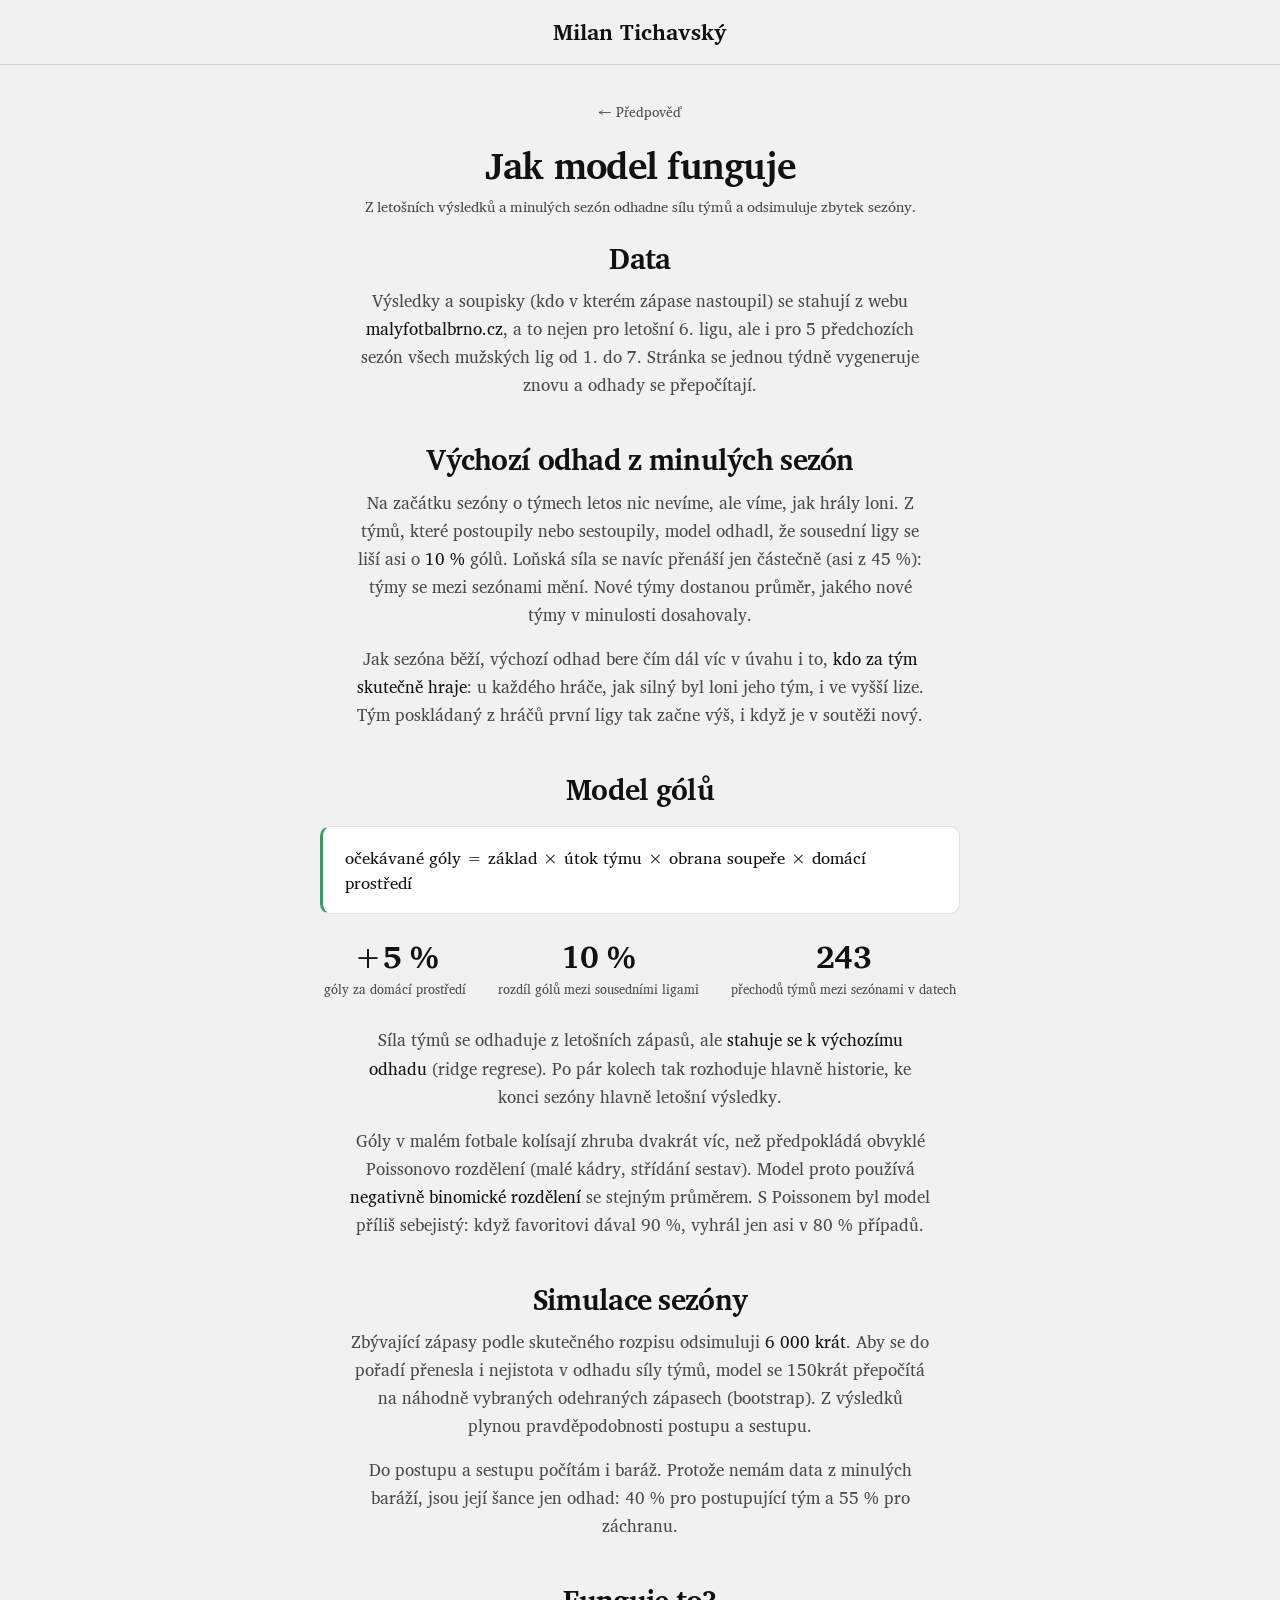
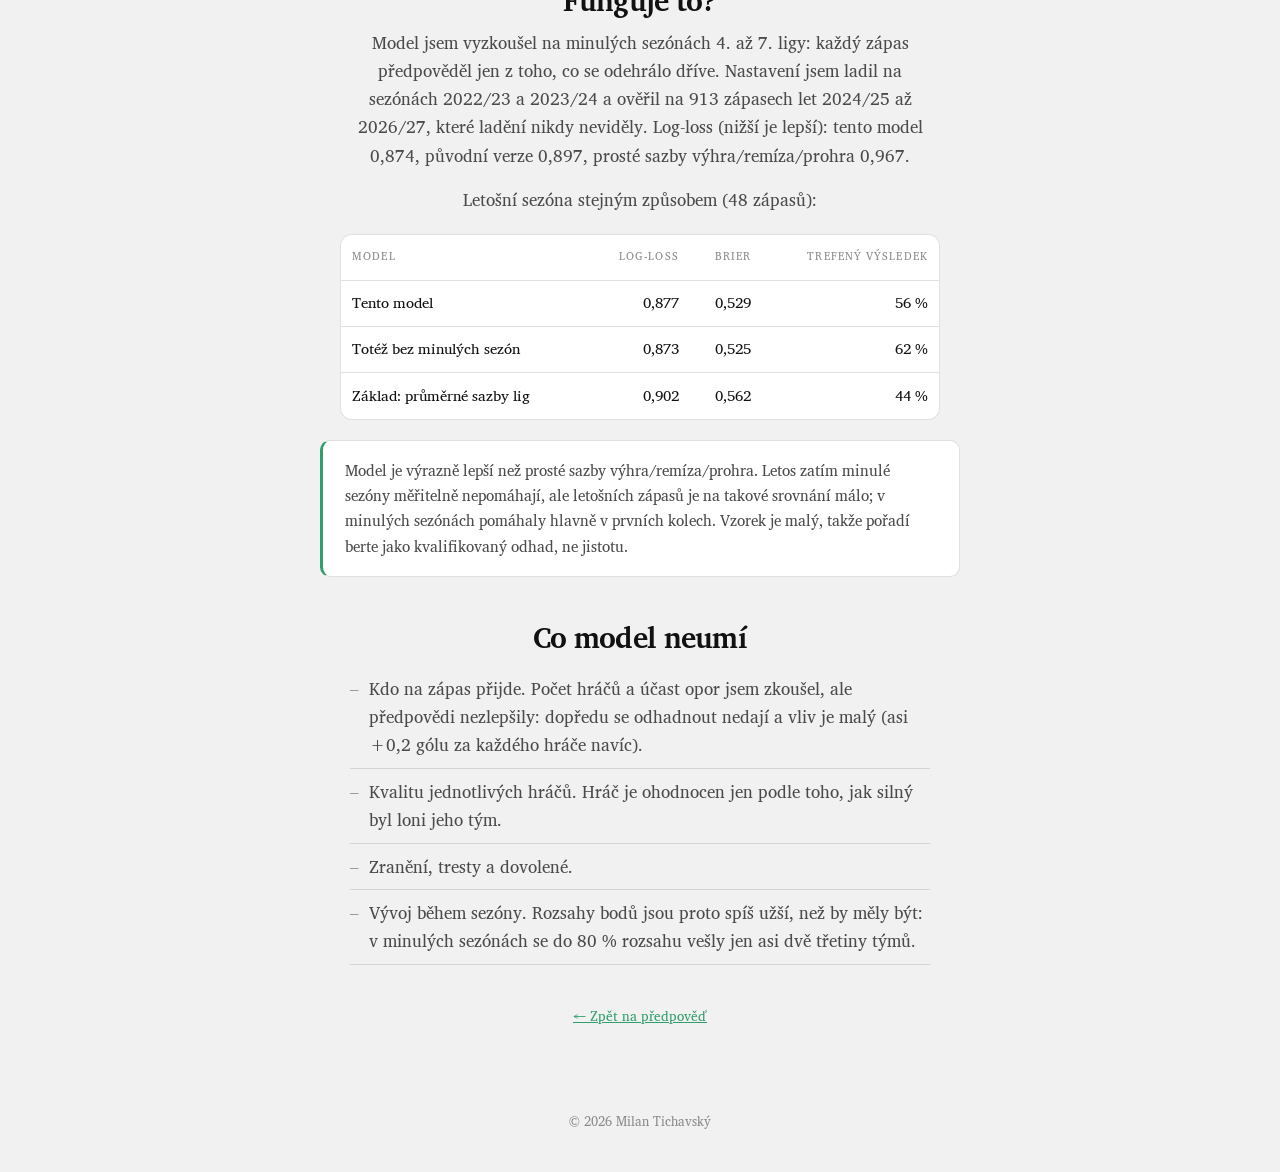
<file: maly-fotbal/model/index.html>
<!DOCTYPE html>
<html lang="cs">
<head>
  <meta charset="UTF-8" />
  <meta name="viewport" content="width=device-width, initial-scale=1.0" />
  <title>Jak funguje model · Predikce malého fotbalu · Milan Tichavský</title>
  <meta name="description" content="Stručné vysvětlení modelu pro předpověď malého fotbalu v Brně: minulé sezóny, gólový model a simulace." />
  <link rel="preconnect" href="https://fonts.googleapis.com" />
  <link rel="preconnect" href="https://fonts.gstatic.com" crossorigin />
  <link href="https://fonts.googleapis.com/css2?family=Charis+SIL:ital,wght@0,400;0,700;1,400;1,700&amp;display=swap" rel="stylesheet" />
  <link rel="stylesheet" href="../../style.css" />
  <link rel="stylesheet" href="../../maly-fotbal/maly-fotbal.css" />
</head>
<body>
  <nav>
    <div class="wrap">
      <a href="../../index.html" class="nav-logo">Milan Tichavský</a>
    </div>
  </nav>

  <main>
    <header class="mf-top"><div class="wide"><a class=back href="../index.html">← Předpověď</a><h1>Jak model funguje</h1><p class="meta">Z letošních výsledků a minulých sezón odhadne sílu týmů a odsimuluje zbytek sezóny.</p></div></header><section><div class="wide"><div class="prose">
<h2 class="title">Data</h2>
<p>Výsledky a soupisky (kdo v kterém zápase nastoupil) se stahují z webu <strong>malyfotbalbrno.cz</strong>,
a to nejen pro letošní 6. ligu, ale i pro 5 předchozích sezón všech mužských lig od 1. do 7.
Stránka se jednou týdně vygeneruje znovu a odhady se přepočítají.</p>

<h2 class="title">Výchozí odhad z minulých sezón</h2>
<p>Na začátku sezóny o týmech letos nic nevíme, ale víme, jak hrály loni. Z týmů, které postoupily nebo sestoupily,
model odhadl, že sousední ligy se liší asi o <strong>10 %</strong> gólů.
Loňská síla se navíc přenáší jen částečně (asi z 45 %): týmy se mezi sezónami
mění. Nové týmy dostanou průměr, jakého nové týmy v minulosti dosahovaly.</p>
<p>Jak sezóna běží, výchozí odhad bere čím dál víc v úvahu i to, <strong>kdo za tým skutečně hraje</strong>:
u každého hráče, jak silný byl loni jeho tým, i ve vyšší lize. Tým poskládaný z hráčů první ligy tak začne výš,
i když je v soutěži nový.</p>

<h2 class="title">Model gólů</h2>
<div class="formula">očekávané góly = základ × útok týmu × obrana soupeře × domácí prostředí</div>
<div class="facts">
<div class="fact"><b>+5 %</b><span>góly za domácí prostředí</span></div>
<div class="fact"><b>10 %</b><span>rozdíl gólů mezi sousedními ligami</span></div>
<div class="fact"><b>243</b><span>přechodů týmů mezi sezónami v datech</span></div></div>
<p>Síla týmů se odhaduje z letošních zápasů, ale <strong>stahuje se k výchozímu odhadu</strong> (ridge regrese).
Po pár kolech tak rozhoduje hlavně historie, ke konci sezóny hlavně letošní výsledky.</p>
<p>Góly v malém fotbale kolísají zhruba dvakrát víc, než předpokládá obvyklé Poissonovo rozdělení
(malé kádry, střídání sestav). Model proto používá <strong>negativně binomické rozdělení</strong> se stejným průměrem.
S Poissonem byl model příliš sebejistý: když favoritovi dával 90 %, vyhrál jen asi v 80 % případů.</p>

<h2 class="title">Simulace sezóny</h2>
<p>Zbývající zápasy podle skutečného rozpisu odsimuluji <strong>6 000 krát</strong>.
Aby se do pořadí přenesla i nejistota v odhadu síly týmů, model se 150krát přepočítá na náhodně vybraných
odehraných zápasech (bootstrap). Z výsledků plynou pravděpodobnosti postupu a sestupu.</p>
<p>Do postupu a sestupu počítám i baráž. Protože nemám data z minulých baráží, jsou její šance jen
odhad: 40 % pro postupující tým a 55 % pro záchranu.</p>

<h2 class="title">Funguje to?</h2>
<p>Model jsem vyzkoušel na minulých sezónách 4. až 7. ligy: každý zápas předpověděl jen z toho, co se odehrálo
dříve. Nastavení jsem ladil na sezónách 2022/23 a 2023/24 a ověřil na 913 zápasech let 2024/25 až 2026/27,
které ladění nikdy neviděly. Log-loss (nižší je lepší): tento model 0,874, původní verze
0,897, prosté sazby výhra/remíza/prohra 0,967.</p>
<p>Letošní sezóna stejným způsobem (48 zápasů):</p>
<div class="mf-card mini"><table class="mf">
<tr><th class=l>Model<th>Log-loss<th>Brier<th>Trefený výsledek</tr>
<tr><td class=l>Tento model<td>0,877<td>0,529<td>56 %</tr>
<tr><td class=l>Totéž bez minulých sezón<td>0,873<td>0,525<td>62 %</tr>
<tr><td class=l>Základ: průměrné sazby lig<td>0,902<td>0,562<td>44 %</tr></table></div>
<div class="callout">Model je výrazně lepší než prosté sazby výhra/remíza/prohra. Letos zatím minulé sezóny měřitelně nepomáhají, ale letošních zápasů je na takové srovnání málo; v minulých sezónách pomáhaly hlavně v prvních kolech. Vzorek je malý, takže pořadí berte jako kvalifikovaný odhad, ne jistotu.</div>

<h2 class="title">Co model neumí</h2>
<ul class="limits">
<li>Kdo na zápas přijde. Počet hráčů a účast opor jsem zkoušel, ale předpovědi nezlepšily: dopředu se odhadnout
nedají a vliv je malý (asi +0,2 gólu za každého hráče navíc).</li>
<li>Kvalitu jednotlivých hráčů. Hráč je ohodnocen jen podle toho, jak silný byl loni jeho tým.</li>
<li>Zranění, tresty a dovolené.</li>
<li>Vývoj během sezóny. Rozsahy bodů jsou proto spíš užší, než by měly být: v minulých sezónách se do
80 % rozsahu vešly jen asi dvě třetiny týmů.</li></ul>

<p class="note" style="margin-top:2.5rem"><a href="../index.html">← Zpět na předpověď</a></p>
</div></div></section>
  </main>

  <footer>
    <div class="wrap">
      <p>&copy; 2026 Milan Tichavský</p>
    </div>
  </footer>
</body>
</html>
</file>
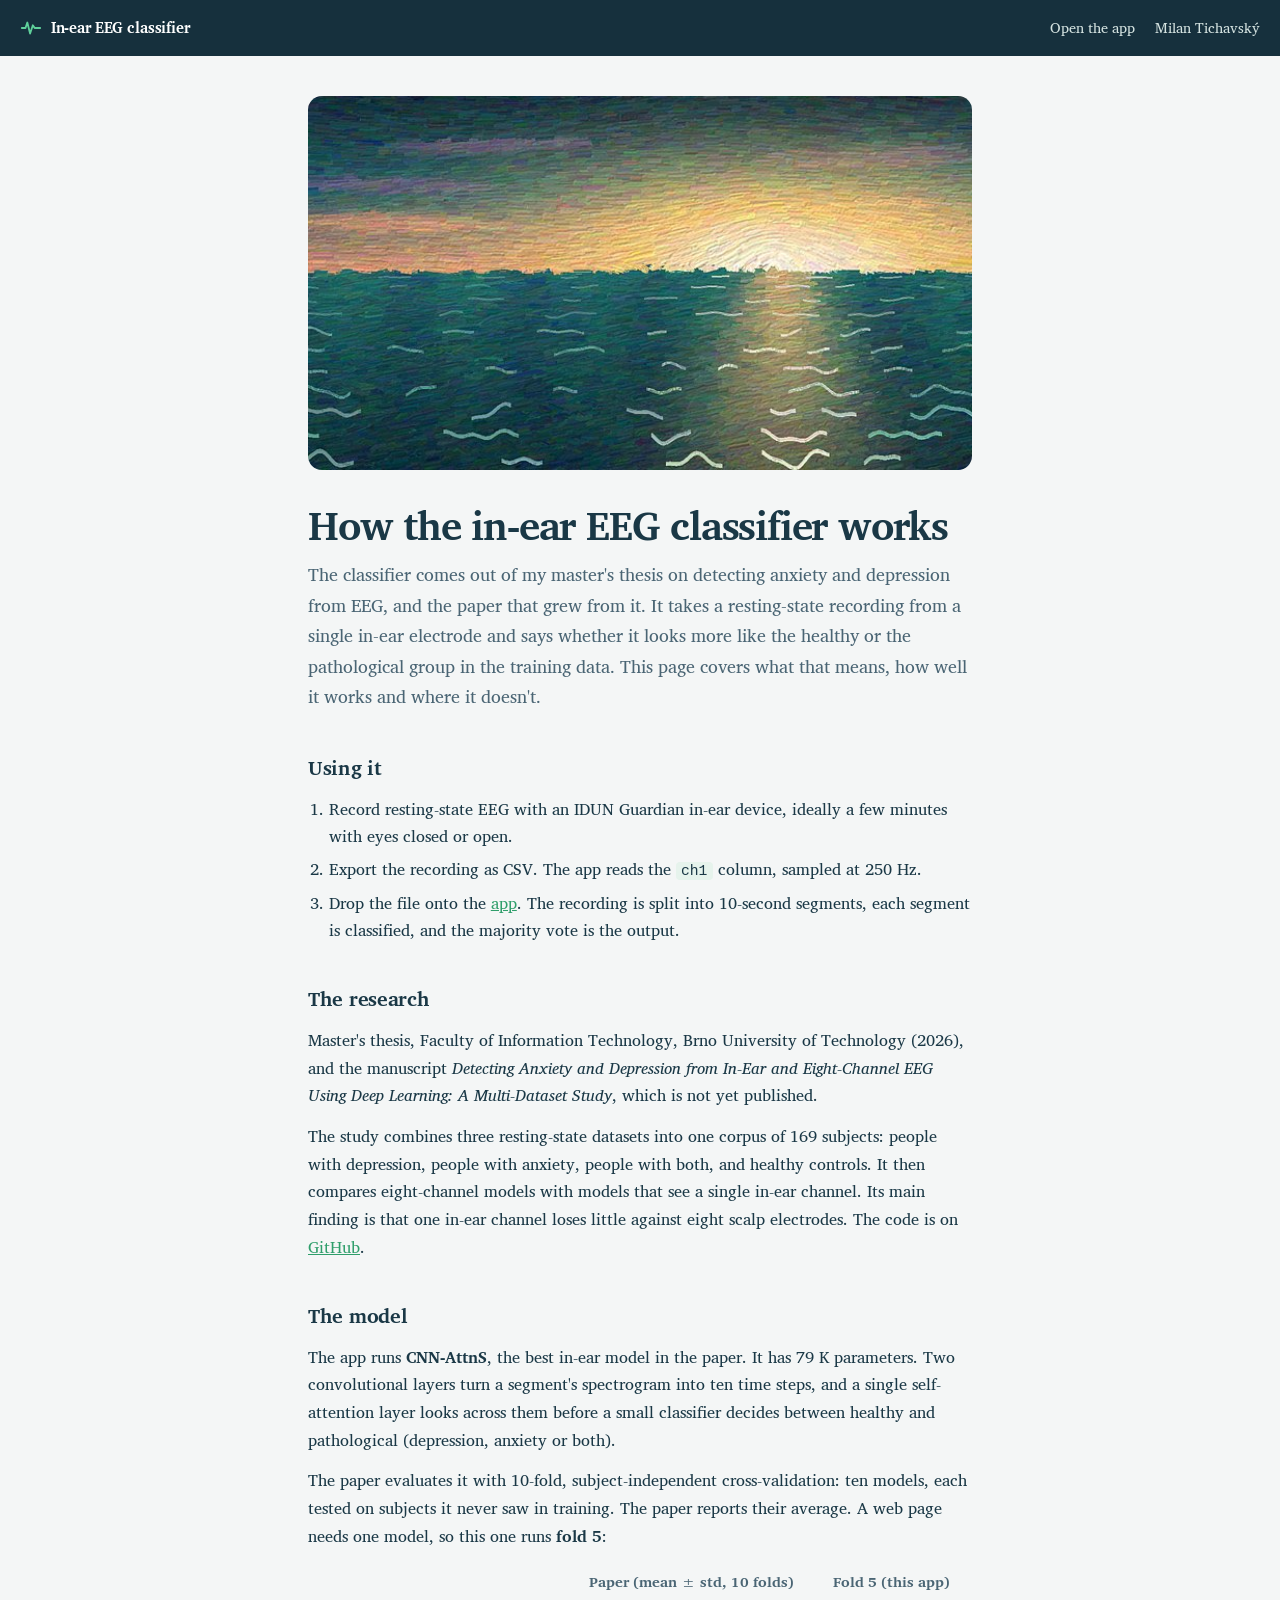
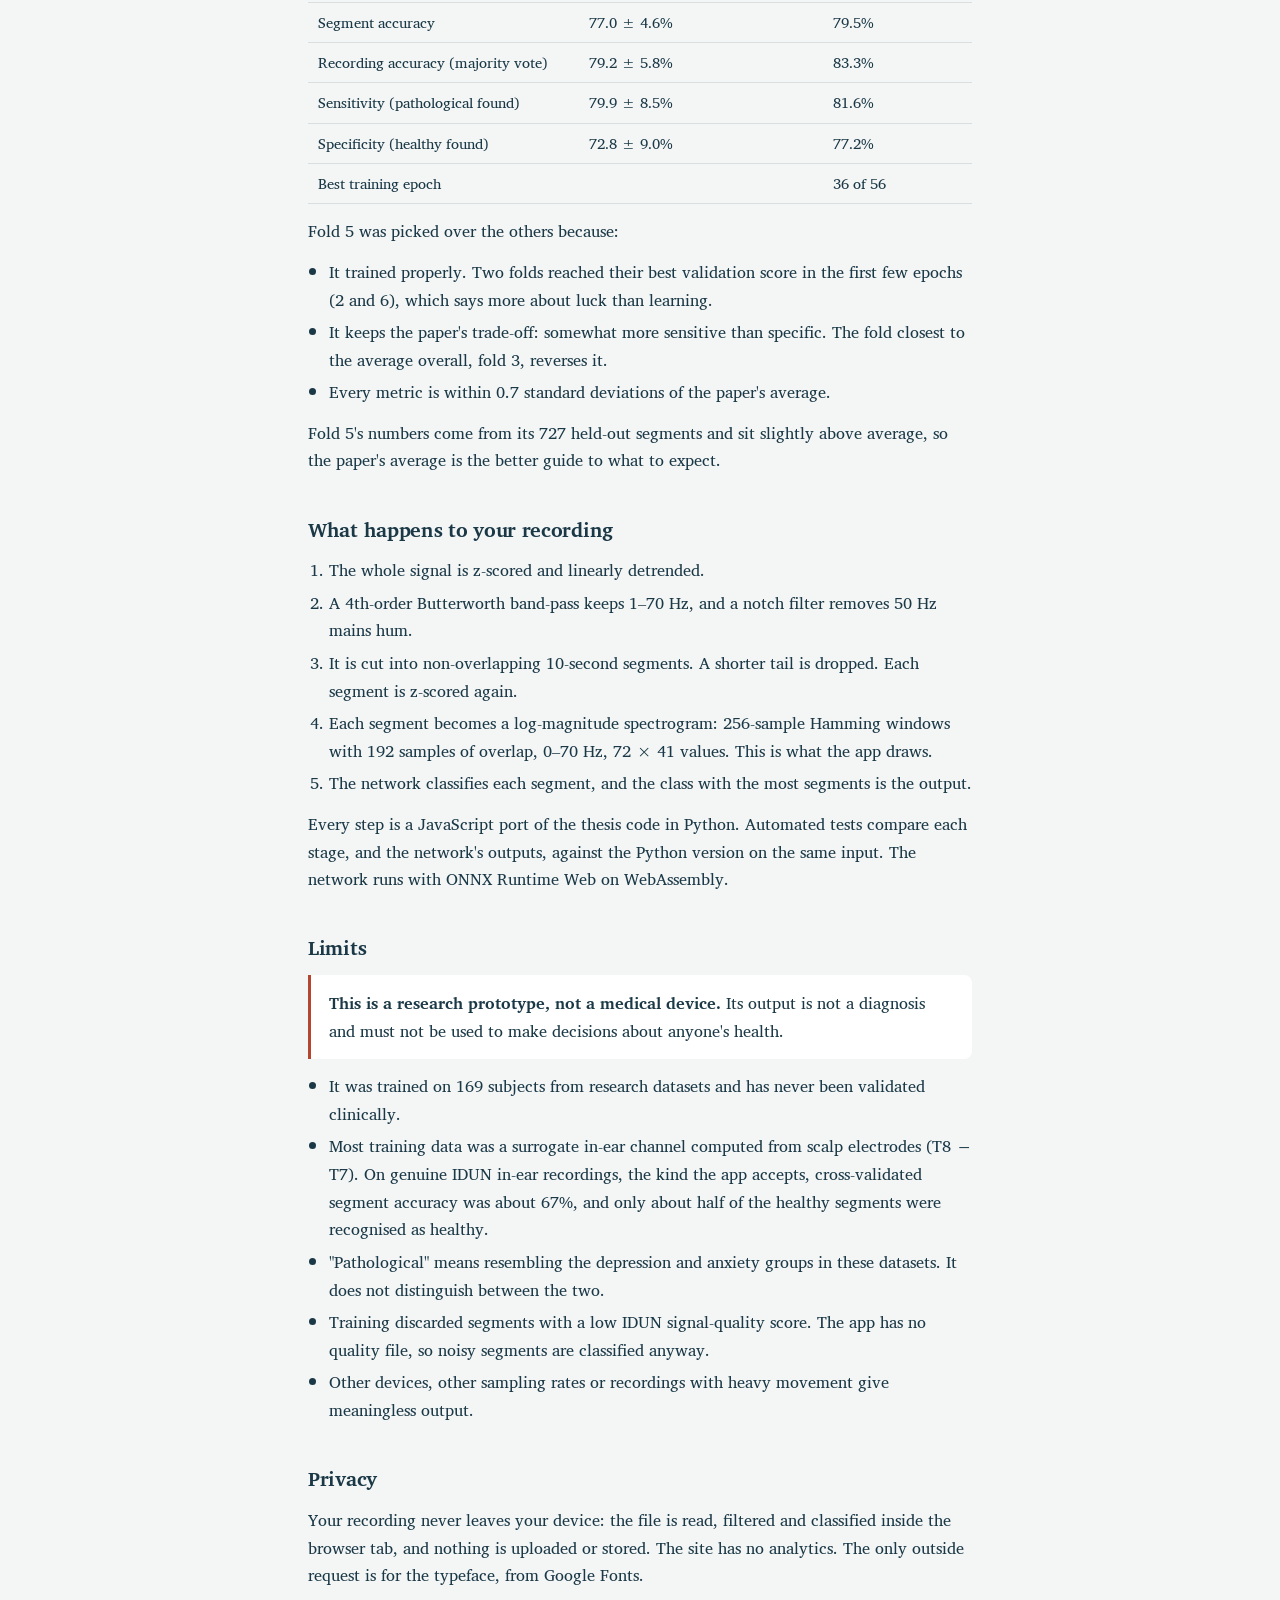
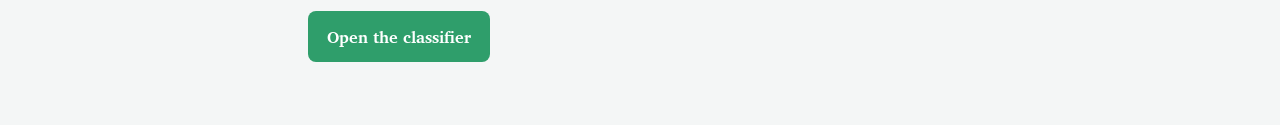
<file: eeg/about.html>
<!DOCTYPE html>
<html lang="en">
<head>
  <meta charset="UTF-8" />
  <meta name="viewport" content="width=device-width, initial-scale=1.0" />
  <title>How it works · In-ear EEG classifier</title>
  <meta name="description" content="The research, model, preprocessing and limits behind the in-browser in-ear EEG classifier." />

  <link rel="preconnect" href="https://fonts.googleapis.com" />
  <link rel="preconnect" href="https://fonts.gstatic.com" crossorigin />
  <link href="https://fonts.googleapis.com/css2?family=Charis+SIL:ital,wght@0,400;0,700;1,400;1,700&display=swap" rel="stylesheet" />
  <link rel="stylesheet" href="eeg.css" />
</head>
<body class="doc">
  <header class="topbar">
    <a class="brand" href="index.html">
      <svg class="brand-mark" viewBox="0 0 24 24" aria-hidden="true"><path d="M2 12h4l2-6 3 12 3-9 2 3h6" fill="none" stroke="currentColor" stroke-width="2" stroke-linecap="round" stroke-linejoin="round"/></svg>
      In-ear EEG classifier
    </a>
    <nav class="topnav">
      <a href="index.html">Open the app</a>
      <a href="../index.html">Milan Tichavský</a>
    </nav>
  </header>

  <main class="article">
    <img class="cover" src="thumb.jpg" width="640" height="360" alt="Oil painting of a sea at dusk whose ripples are EEG traces" />

    <h1>How the in-ear EEG classifier works</h1>
    <p class="lede">
      The classifier comes out of my master's thesis on detecting anxiety and depression from EEG,
      and the paper that grew from it. It takes a resting-state recording from a single in-ear
      electrode and says whether it looks more like the healthy or the pathological group in the
      training data. This page covers what that means, how well it works and where it doesn't.
    </p>

    <h2>Using it</h2>
    <ol>
      <li>Record resting-state EEG with an IDUN Guardian in-ear device, ideally a few minutes with eyes closed or open.</li>
      <li>Export the recording as CSV. The app reads the <code>ch1</code> column, sampled at 250 Hz.</li>
      <li>Drop the file onto the <a href="index.html">app</a>. The recording is split into 10-second segments, each segment is classified, and the majority vote is the output.</li>
    </ol>

    <h2>The research</h2>
    <p>
      Master's thesis, Faculty of Information Technology, Brno University of Technology (2026), and
      the manuscript <em>Detecting Anxiety and Depression from In-Ear and Eight-Channel EEG Using
      Deep Learning: A Multi-Dataset Study</em>, which is not yet published.
    </p>
    <p>
      The study combines three resting-state datasets into one corpus of 169 subjects:
      people with depression, people with anxiety, people with both, and healthy controls. It then
      compares eight-channel models with models that see a single in-ear channel. Its main finding
      is that one in-ear channel loses little against eight scalp electrodes. The code is on
      <a href="https://github.com/mtichavsky/eeg">GitHub</a>.
    </p>

    <h2 id="model">The model</h2>
    <p>
      The app runs <strong>CNN-AttnS</strong>, the best in-ear model in the paper. It has 79 K
      parameters. Two convolutional layers turn a segment's spectrogram into ten time steps, and a
      single self-attention layer looks across them before a small classifier decides between
      healthy and pathological (depression, anxiety or both).
    </p>
    <p>
      The paper evaluates it with 10-fold, subject-independent cross-validation: ten models, each
      tested on subjects it never saw in training. The paper reports their average. A web page
      needs one model, so this one runs <strong>fold 5</strong>:
    </p>
    <table>
      <thead><tr><th></th><th>Paper (mean ± std, 10 folds)</th><th>Fold 5 (this app)</th></tr></thead>
      <tbody>
        <tr><td>Segment accuracy</td><td>77.0 ± 4.6%</td><td>79.5%</td></tr>
        <tr><td>Recording accuracy (majority vote)</td><td>79.2 ± 5.8%</td><td>83.3%</td></tr>
        <tr><td>Sensitivity (pathological found)</td><td>79.9 ± 8.5%</td><td>81.6%</td></tr>
        <tr><td>Specificity (healthy found)</td><td>72.8 ± 9.0%</td><td>77.2%</td></tr>
        <tr><td>Best training epoch</td><td></td><td>36 of 56</td></tr>
      </tbody>
    </table>
    <p>Fold 5 was picked over the others because:</p>
    <ul>
      <li>It trained properly. Two folds reached their best validation score in the first few epochs (2 and 6), which says more about luck than learning.</li>
      <li>It keeps the paper's trade-off: somewhat more sensitive than specific. The fold closest to the average overall, fold 3, reverses it.</li>
      <li>Every metric is within 0.7 standard deviations of the paper's average.</li>
    </ul>
    <p>
      Fold 5's numbers come from its 727 held-out segments and sit slightly above average, so the
      paper's average is the better guide to what to expect.
    </p>

    <h2>What happens to your recording</h2>
    <ol>
      <li>The whole signal is z-scored and linearly detrended.</li>
      <li>A 4th-order Butterworth band-pass keeps 1–70 Hz, and a notch filter removes 50 Hz mains hum.</li>
      <li>It is cut into non-overlapping 10-second segments. A shorter tail is dropped. Each segment is z-scored again.</li>
      <li>Each segment becomes a log-magnitude spectrogram: 256-sample Hamming windows with 192 samples of overlap, 0–70 Hz, 72 × 41 values. This is what the app draws.</li>
      <li>The network classifies each segment, and the class with the most segments is the output.</li>
    </ol>
    <p>
      Every step is a JavaScript port of the thesis code in Python. Automated tests compare each
      stage, and the network's outputs, against the Python version on the same input. The network
      runs with ONNX Runtime Web on WebAssembly.
    </p>

    <h2 id="limits">Limits</h2>
    <p class="callout"><strong>This is a research prototype, not a medical device.</strong> Its output is not a diagnosis and must not be used to make decisions about anyone's health.</p>
    <ul>
      <li>It was trained on 169 subjects from research datasets and has never been validated clinically.</li>
      <li>Most training data was a surrogate in-ear channel computed from scalp electrodes (T8 − T7). On genuine IDUN in-ear recordings, the kind the app accepts, cross-validated segment accuracy was about 67%, and only about half of the healthy segments were recognised as healthy.</li>
      <li>"Pathological" means resembling the depression and anxiety groups in these datasets. It does not distinguish between the two.</li>
      <li>Training discarded segments with a low IDUN signal-quality score. The app has no quality file, so noisy segments are classified anyway.</li>
      <li>Other devices, other sampling rates or recordings with heavy movement give meaningless output.</li>
    </ul>

    <h2>Privacy</h2>
    <p>
      Your recording never leaves your device: the file is read, filtered and classified inside the
      browser tab, and nothing is uploaded or stored. The site has no analytics. The only outside
      request is for the typeface, from Google Fonts.
    </p>

    <a class="btn-primary" href="index.html">Open the classifier</a>
  </main>
</body>
</html>
</file>
<file: style.css>
*, *::before, *::after { box-sizing: border-box; margin: 0; padding: 0; }

:root {
  --bg: #f1f1f1;
  --surface: #ffffff;
  --ink: #111111;
  --ink2: #4a4a4a;
  --ink3: #8a8a8a;
  --accent: #2f9e6b;
  --accent-bg: #e6f3ec;
  --blue: #4f8dce;
  --rule: rgba(0,0,0,0.12);
  --font: 'Charis SIL', Charis, Georgia, 'Times New Roman', serif;
  --max: 760px;
}

html { scroll-behavior: smooth; }

body {
  font-family: var(--font);
  background: var(--bg);
  color: var(--ink);
  font-size: 17px;
  line-height: 1.65;
  -webkit-font-smoothing: antialiased;
}

/* ── Layout ── */
.wrap {
  max-width: var(--max);
  margin: 0 auto;
  padding: 0 2rem;
}

/* ── Nav ── */
nav {
  border-bottom: 1px solid var(--rule);
  padding: 0.85rem 0;
  position: sticky;
  top: 0;
  background: rgba(241,241,241,0.92);
  backdrop-filter: blur(8px);
  z-index: 10;
}

nav .wrap {
  display: flex;
  align-items: center;
  justify-content: center;
}

.nav-logo {
  font-family: var(--font);
  font-size: 1.4rem;
  font-weight: 700;
  color: var(--ink);
  text-decoration: none;
}

.nav-logo span {
  color: var(--accent);
}

.nav-cta {
  font-size: 0.8rem;
  font-weight: 500;
  color: var(--accent);
  text-decoration: none;
  border: 1.5px solid var(--accent);
  border-radius: 6px;
  padding: 0.4rem 0.9rem;
  transition: background 0.15s, color 0.15s;
}

.nav-cta:hover {
  background: var(--accent);
  color: #fff;
}

/* ── Centering ── */
.hero .wrap,
section .wrap { text-align: center; }

.hero-sub,
.section-intro { margin-left: auto; margin-right: auto; }

.hero-actions,
.hero-pills { justify-content: center; }

.steps, .faq-list, .contact-grid { text-align: left; }

/* ── Hero ── */
.hero {
  padding: 5rem 0 4rem;

  opacity: 0;
  transform: translateY(16px);
  animation: rise 0.6s cubic-bezier(0.22,1,0.36,1) 0.1s forwards;
}

@keyframes rise {
  to { opacity: 1; transform: translateY(0); }
}

.eyebrow {
  font-size: 0.72rem;
  font-weight: 500;
  letter-spacing: 0.13em;
  text-transform: uppercase;
  color: var(--accent);
  margin-bottom: 1.4rem;
  display: flex;
  align-items: center;
  gap: 0.5rem;
}

@media (min-width: 768px) {
  .eyebrow { padding-left: 2.5rem; }
}

.eyebrow::before {
  content: '';
  display: block;
  width: 24px;
  height: 1.5px;
  background: var(--accent);
}

h1 {
  font-family: var(--font);
  font-size: clamp(2.4rem, 5.5vw, 3.8rem);
  font-weight: 600;
  line-height: 1.08;
  letter-spacing: -0.03em;
  color: var(--ink);
  margin-bottom: 1.5rem;
}

h1 em {
  font-style: normal;
  font-weight: 600;
  color: var(--accent);
}

.hero-sub {
  font-size: 1.15rem;
  color: var(--ink2);
  max-width: 560px;
  line-height: 1.7;
  margin-bottom: 2.5rem;
}

.hero-pills {
  display: flex;
  gap: 0.6rem;
  flex-wrap: wrap;
  margin-bottom: 2.5rem;
}

.price-pill {
  display: inline-flex;
  align-items: center;
  background: var(--accent-bg);
  border: 1.5px solid rgba(47,158,107,0.25);
  border-radius: 8px;
  padding: 0.45rem 0.9rem;
  font-size: 0.85rem;
  font-weight: 500;
  color: var(--accent);
}

.hero-actions {
  display: flex;
  gap: 1rem;
  flex-wrap: wrap;
  align-items: center;
}

.btn-primary {
  font-family: var(--font);
  font-size: 0.9rem;
  font-weight: 500;
  color: #fff;
  background: var(--accent);
  border: none;
  border-radius: 8px;
  padding: 0.8rem 1.6rem;
  cursor: pointer;
  text-decoration: none;
  transition: opacity 0.15s, transform 0.15s;
  display: inline-block;
}

.btn-primary:hover { opacity: 0.88; transform: translateY(-1px); }

.btn-ghost {
  font-size: 0.9rem;
  color: var(--ink2);
  text-decoration: none;
  border-bottom: 1px solid var(--rule);
  padding-bottom: 1px;
  transition: color 0.15s, border-color 0.15s;
}

.btn-ghost:hover { color: var(--ink); border-color: var(--ink); }

/* ── Sections ── */
section {
  padding: 4rem 0;
}

h2 {
  font-family: var(--font);
  font-size: clamp(1.6rem, 3.5vw, 2.2rem);
  font-weight: 600;
  line-height: 1.15;
  letter-spacing: -0.025em;
  margin-bottom: 1rem;
}

h2 em { font-style: normal; font-weight: 600; color: var(--accent); }

.section-intro {
  color: var(--ink2);
  max-width: 580px;
  margin-bottom: 2.5rem;
}

/* ── How it works ── */
.steps {
  display: flex;
  flex-direction: column;
  gap: 0;
  position: relative;
}

.steps::before {
  content: '';
  position: absolute;
  left: 19px;
  top: 40px;
  bottom: 40px;
  width: 1px;
  background: var(--rule);
}

.step {
  display: grid;
  grid-template-columns: 40px 1fr;
  gap: 1.25rem;
  padding: 1.25rem 0;
  align-items: start;
}

.step-num {
  width: 38px;
  height: 38px;
  border-radius: 50%;
  border: 1.5px solid var(--rule);
  background: var(--bg);
  display: flex;
  align-items: center;
  justify-content: center;
  font-size: 0.78rem;
  font-weight: 500;
  color: var(--ink3);
  flex-shrink: 0;
  position: relative;
  z-index: 1;
}

.step-num.active {
  border-color: var(--accent);
  background: var(--accent);
  color: #fff;
}

.step-title {
  font-weight: 500;
  font-size: 0.95rem;
  margin-bottom: 0.2rem;
  margin-top: 0.5rem;
}

.step-desc {
  font-size: 0.88rem;
  color: var(--ink2);
  line-height: 1.6;
}

/* ── Honesty box ── */
.honesty-box {
  background: var(--surface);
  border: 1px solid var(--rule);
  border-left: 3px solid var(--accent);
  border-radius: 10px;
  padding: 1.75rem 2rem;
  margin-top: 1rem;
}

.honesty-box p + p { margin-top: 0.85rem; }

.honesty-box strong {
  font-weight: 500;
  color: var(--ink);
}

/* ── FAQ ── */
.faq-list {
  display: flex;
  flex-direction: column;
  gap: 0;
}

details {
  border-bottom: 1px solid var(--rule);
}

details:first-child { border-top: 1px solid var(--rule); }

summary {
  font-weight: 500;
  font-size: 0.97rem;
  padding: 1.1rem 0;
  cursor: pointer;
  list-style: none;
  display: flex;
  justify-content: space-between;
  align-items: center;
  gap: 1rem;
}

summary::-webkit-details-marker { display: none; }

summary::after {
  content: '+';
  font-size: 1.3rem;
  font-weight: 300;
  color: var(--ink3);
  flex-shrink: 0;
  transition: transform 0.2s;
}

details[open] summary::after {
  transform: rotate(45deg);
}

.faq-answer {
  font-size: 0.9rem;
  color: var(--ink2);
  line-height: 1.7;
  padding-bottom: 1.1rem;
}

.faq-answer p + p { margin-top: 0.6rem; }

/* ── Contact ── */
.contact-grid {
  display: grid;
  grid-template-columns: 1fr 1fr;
  gap: 1.5rem;
  margin-top: 0.5rem;
}

@media (max-width: 520px) {
  .contact-grid { grid-template-columns: 1fr; }
}

.contact-card {
  background: var(--surface);
  border: 1px solid var(--rule);
  border-radius: 12px;
  padding: 1.5rem;
}

.contact-label {
  font-size: 0.72rem;
  font-weight: 500;
  letter-spacing: 0.1em;
  text-transform: uppercase;
  color: var(--ink3);
  margin-bottom: 0.5rem;
}

.contact-value {
  font-size: 1rem;
  font-weight: 500;
  color: var(--ink);
  text-decoration: none;
  word-break: break-all;
}

.contact-value:hover { color: var(--accent); }

.contact-note {
  font-size: 0.8rem;
  color: var(--ink3);
  margin-top: 0.35rem;
}

/* ── Footer ── */
footer {
  padding: 2.5rem 0;
  text-align: center;
  font-size: 0.8rem;
  color: var(--ink3);
}

footer a {
  color: var(--ink3);
  text-decoration: none;
}

footer a:hover { color: var(--accent); }

/* ── Utilities ── */
.mt-sm { margin-top: 0.75rem; }
.mt-md { margin-top: 1.5rem; }

a { color: var(--accent); }

/* ── Back pill ── */
.back-pill {
  position: fixed;
  top: 1rem;
  left: 1rem;
  display: inline-flex;
  align-items: center;
  gap: 0.3rem;
  font-size: 0.85rem;
  font-weight: 500;
  color: var(--ink2);
  background: var(--surface);
  border: 1px solid var(--rule);
  border-radius: 999px;
  padding: 0.5rem 1rem;
  text-decoration: none;
  z-index: 100;
  transition: opacity 0.3s ease, transform 0.3s ease, color 0.15s;
}

@media (min-width: 768px) {
  .back-pill {
    font-size: 0.95rem;
    padding: 0.6rem 1.25rem;
  }
}

.back-pill:hover { color: var(--ink); }

.back-pill.hidden {
  opacity: 0;
  transform: scale(0.85) translateY(-4px);
  pointer-events: none;
}

/* ── Stagger animations ── */
.fade-in {
  opacity: 0;
  transform: translateY(14px);
  transition: opacity 0.5s ease, transform 0.5s ease;
}

.fade-in.visible {
  opacity: 1;
  transform: translateY(0);
}


/* ── Blog-style home: dated project list ── */
.blog-intro { padding: 2rem 0 1.75rem; }
.blog-intro h1 { font-size: clamp(1.9rem, 4.5vw, 2.6rem); font-weight: 500; font-style: italic; margin-bottom: 0.9rem; }

.feed { list-style: none; display: flex; flex-direction: column; gap: 2.5rem; padding-bottom: 5rem; }

.feed time {
  display: block;
  font-size: 0.78rem;
  font-weight: 600;
  letter-spacing: 0.08em;
  text-transform: uppercase;
  color: var(--ink);
  margin-bottom: 0.7rem;
}

.entry {
  display: grid;
  grid-template-columns: 260px 1fr;
  gap: 1.5rem;
  align-items: center;
  color: var(--ink);
  text-decoration: none;
}

.entry .thumb svg, .entry .thumb img { display: block; width: 100%; height: auto; border-radius: 14px; transition: transform 0.2s; }
.entry:hover .thumb svg, .entry:hover .thumb img { transform: translateY(-2px); }
.entry:hover h2 { text-decoration: underline; text-underline-offset: 4px; text-decoration-thickness: 2px; }
.entry .tag { font-size: 0.72rem; font-weight: 600; letter-spacing: 0.1em; text-transform: uppercase; color: var(--blue); }
.entry h2 { font-size: 1.4rem; margin: 0.3rem 0 0.4rem; }
.entry p { color: var(--ink2); font-size: 0.95rem; line-height: 1.55; }
.entry .more { display: inline-block; margin-top: 0.7rem; font-size: 0.9rem; font-weight: 600; color: var(--accent); }

@media (max-width: 600px) {
  .entry { grid-template-columns: 1fr; gap: 1rem; }
}
</file>
<file: eeg/eeg.css>
/* In-ear EEG classifier: app shell (index.html) and explanation page (about.html).
   Palette follows the main site: teal ink, green accent. */

*, *::before, *::after { box-sizing: border-box; margin: 0; padding: 0; }

:root {
  --chrome: #16303d;      /* top bar */
  --canvas: #e9eeee;      /* workspace behind panes */
  --pane: #ffffff;
  --ink: #1a3846;
  --ink2: #4a6574;
  --ink3: #8197a3;
  --line: rgba(26, 56, 70, 0.12);
  --accent: #2f9e6b;
  --accent-bg: #e6f3ec;
  --danger: #b5462e;
  --font: 'Charis SIL', Charis, Georgia, 'Times New Roman', serif;
}

body { font-family: var(--font); color: var(--ink); background: var(--canvas); font-size: 15px; line-height: 1.55; -webkit-font-smoothing: antialiased; }
a { color: var(--accent); }
code { font-size: 0.9em; background: var(--accent-bg); padding: 0.05em 0.35em; border-radius: 4px; }
:focus-visible { outline: 2px solid var(--accent); outline-offset: 2px; }

/* ── Top bar ── */
.topbar {
  display: flex; align-items: center; gap: 1rem;
  height: 56px; padding: 0 1.25rem;
  background: var(--chrome); color: #e8f0ef;
}
.brand { display: flex; align-items: center; gap: 0.55rem; color: #fff; text-decoration: none; font-weight: 700; letter-spacing: -0.01em; }
.brand-mark { width: 22px; height: 22px; color: #5fd09b; }
.local { display: inline-flex; align-items: center; gap: 0.35rem; font-size: 0.8rem; color: #a9c9c0; border: 1px solid rgba(255,255,255,0.16); border-radius: 999px; padding: 0.2rem 0.65rem; }
.local svg { width: 13px; height: 13px; }
.topnav { margin-left: auto; display: flex; gap: 1.25rem; }
.topnav a { color: #d4e2e0; text-decoration: none; font-size: 0.9rem; }
.topnav a:hover { color: #fff; text-decoration: underline; }

/* ── Workspace ── */
.app { min-height: 100vh; display: flex; flex-direction: column; }
.workspace {
  flex: 1;
  display: grid; grid-template-columns: minmax(280px, 340px) 1fr; gap: 1rem;
  padding: 1rem; max-width: 1280px; width: 100%; margin: 0 auto;
}
.pane { background: var(--pane); border: 1px solid var(--line); border-radius: 12px; padding: 1.25rem; min-width: 0; }
.pane-title { font-size: 0.8rem; font-weight: 600; color: var(--ink3); margin-bottom: 1rem; }

/* Recording pane */
.input { display: flex; flex-direction: column; gap: 1rem; }
.input .pane-title { margin-bottom: 0; }
.drop {
  display: flex; flex-direction: column; align-items: center; gap: 0.25rem;
  text-align: center; padding: 1.75rem 1rem;
  border: 1.5px dashed var(--ink3); border-radius: 10px; cursor: pointer;
  transition: border-color 0.15s, background 0.15s;
}
.drop:hover, .drop.over { border-color: var(--accent); background: var(--accent-bg); }
.drop:focus-within { outline: 2px solid var(--accent); outline-offset: 2px; }
.drop input { position: absolute; opacity: 0; width: 1px; height: 1px; }
.drop-icon { width: 28px; height: 28px; color: var(--accent); margin-bottom: 0.3rem; }
.drop-main { font-weight: 600; }
.drop-sub { color: var(--ink2); font-size: 0.88rem; }

.file { display: grid; grid-template-columns: 1fr 1fr; gap: 0.6rem 1rem; background: var(--canvas); border-radius: 10px; padding: 0.85rem 1rem; }
.file[hidden] { display: none; }
.file div { min-width: 0; }
.file .file-name { grid-column: 1 / -1; }
.file dt { font-size: 0.75rem; color: var(--ink3); }
.file dd { font-weight: 600; font-variant-numeric: tabular-nums; overflow: hidden; text-overflow: ellipsis; white-space: nowrap; }
.file dd.warn { color: var(--danger); }

.hint { font-size: 0.85rem; color: var(--ink2); }
.btn-secondary {
  font: inherit; font-weight: 600; font-size: 0.9rem; color: var(--ink);
  background: var(--pane); border: 1px solid var(--line); border-radius: 8px;
  padding: 0.55rem 0.9rem; cursor: pointer; align-self: flex-start;
}
.btn-secondary:hover { border-color: var(--ink3); }
.btn-secondary:disabled { opacity: 0.5; cursor: progress; }

.model-card { margin-top: auto; border-top: 1px solid var(--line); padding-top: 1rem; font-size: 0.85rem; color: var(--ink2); display: grid; gap: 0.35rem; }
.model-name { font-weight: 700; color: var(--ink); font-size: 0.95rem; }
.model-name span { font-weight: 500; font-size: 0.75rem; color: var(--accent); background: var(--accent-bg); border-radius: 999px; padding: 0.1rem 0.5rem; margin-left: 0.3rem; vertical-align: 1px; }

/* Analysis pane */
.output { display: flex; flex-direction: column; }
.state { flex: 1; }
.state[hidden] { display: none; }
.empty { display: flex; flex-direction: column; align-items: center; justify-content: center; gap: 1rem; color: var(--ink3); min-height: 320px; }
.ghost-spec {
  width: min(100%, 520px); height: 140px; border-radius: 10px;
  background:
    repeating-linear-gradient(90deg, transparent 0 calc(25% - 1px), var(--line) calc(25% - 1px) 25%),
    repeating-linear-gradient(0deg, var(--canvas) 0 6px, #f3f6f6 6px 12px);
  border: 1px dashed var(--line);
}

.running { display: flex; align-items: center; justify-content: center; min-height: 320px; }
.steps { list-style: none; display: grid; gap: 0.8rem; }
.steps li { display: flex; align-items: center; gap: 0.7rem; color: var(--ink3); }
.steps li::before { content: ""; width: 16px; height: 16px; border-radius: 50%; border: 2px solid var(--line); flex: none; }
.steps li.active { color: var(--ink); font-weight: 600; }
.steps li.active::before { border-color: var(--accent); border-right-color: transparent; animation: spin 0.8s linear infinite; }
.steps li.done { color: var(--ink2); }
.steps li.done::before { background: var(--accent); border-color: var(--accent); box-shadow: inset 0 0 0 3px #fff; }
@keyframes spin { to { transform: rotate(360deg); } }

.failed { display: flex; flex-direction: column; justify-content: center; align-items: center; text-align: center; gap: 0.4rem; min-height: 320px; padding: 0 1rem; }
.failed-title { font-weight: 700; color: var(--danger); }
.failed p:last-child { color: var(--ink2); max-width: 32em; }

.result { display: flex; flex-direction: column; }
.verdict-row { display: flex; justify-content: space-between; align-items: flex-end; gap: 1.5rem; flex-wrap: wrap; }
.verdict-label { font-size: 0.8rem; color: var(--ink3); }
.verdict { font-size: clamp(1.9rem, 4vw, 2.6rem); font-weight: 700; letter-spacing: -0.03em; line-height: 1.1; color: var(--c); }
.verdict-sub { color: var(--ink2); margin-top: 0.35rem; }

.share { list-style: none; display: grid; gap: 0.4rem; min-width: min(100%, 300px); }
.share li { display: grid; grid-template-columns: 6.5rem 1fr 2.8rem; gap: 0.6rem; align-items: center; font-size: 0.85rem; }
.share .track { display: block; height: 8px; background: var(--canvas); border-radius: 4px; overflow: hidden; }
.share .fill { display: block; height: 100%; width: 0; background: var(--c); border-radius: 4px; transition: width 0.5s ease-out; }
.share .pct { text-align: right; font-variant-numeric: tabular-nums; color: var(--ink2); }

.viz { margin-top: 1.5rem; }
.spec { display: grid; grid-template-columns: 2.6rem 1fr; gap: 0.5rem; }
.spec canvas { width: 100%; height: clamp(160px, 28vh, 280px); border-radius: 8px 8px 0 0; image-rendering: pixelated; background: var(--chrome); display: block; }
.spec-axis, .time-axis { font-size: 0.72rem; color: var(--ink3); font-variant-numeric: tabular-nums; }
.spec-axis { display: flex; flex-direction: column; justify-content: space-between; text-align: right; }
.segments { list-style: none; display: flex; margin-left: 3.1rem; gap: 2px; }
.segments li {
  flex: 1; min-width: 0; height: 26px; background: var(--c); color: #fff;
  display: grid; place-items: center; font-size: 0.7rem; font-weight: 700;
}
.segments li:first-child { border-bottom-left-radius: 8px; }
.segments li:last-child { border-bottom-right-radius: 8px; }
.time-axis { display: flex; justify-content: space-between; margin: 0.3rem 0 0 3.1rem; }
.viz figcaption { color: var(--ink3); font-size: 0.82rem; margin-top: 0.6rem; }

.disclaimer { margin-top: auto; padding-top: 1.25rem; font-size: 0.82rem; color: var(--ink2); }

/* Class colours */
[data-class="Healthy"] { --c: #2f9e6b; }
[data-class="Pathological"] { --c: #c4553a; }

@media (max-width: 820px) {
  .workspace { grid-template-columns: 1fr; padding: 0.75rem; }
  .local { display: none; }
  .model-card { margin-top: 0.5rem; }
  .empty, .running, .failed { min-height: 220px; }
}
@media (max-width: 480px) {
  .topbar { padding: 0 1rem; }
  .brand { font-size: 0.92rem; }
  .topnav { gap: 0.9rem; }
  .topnav a:last-child { display: none; }
}
@media (prefers-reduced-motion: reduce) {
  .share .fill, .drop { transition: none; }
  .steps li.active::before { animation: none; border-right-color: var(--accent); }
}

/* ── Explanation page ── */
.doc { background: #f4f6f6; }
.article { max-width: 44rem; margin: 0 auto; padding: 2.5rem 1.25rem 4rem; font-size: 1.02rem; line-height: 1.7; }
.article .cover { display: block; width: 100%; height: auto; border-radius: 14px; margin-bottom: 2rem; }
.article h1 { font-size: clamp(1.9rem, 5vw, 2.5rem); letter-spacing: -0.03em; line-height: 1.15; margin-bottom: 0.8rem; }
.article .lede { font-size: 1.12rem; color: var(--ink2); }
.article h2 { font-size: 1.25rem; letter-spacing: -0.015em; margin: 2.4rem 0 0.6rem; }
.article p + p, .article p + ul, .article p + ol, .article ul + p, .article ol + p, .article p + table, .article table + p { margin-top: 0.8rem; }
.article ul, .article ol { padding-left: 1.3rem; }
.article li + li { margin-top: 0.3rem; }
.article table { border-collapse: collapse; width: 100%; font-size: 0.92rem; font-variant-numeric: tabular-nums; }
.article th, .article td { text-align: left; padding: 0.45rem 0.6rem; border-bottom: 1px solid var(--line); }
.article th { font-weight: 600; color: var(--ink2); }
.article .callout { background: var(--pane); border-left: 3px solid var(--danger); border-radius: 0 8px 8px 0; padding: 0.9rem 1.1rem; }
.btn-primary {
  display: inline-block; margin-top: 1.4rem; padding: 0.7rem 1.2rem; border-radius: 8px;
  background: var(--accent); color: #fff; font-weight: 600; text-decoration: none;
}
.btn-primary:hover { background: #278a5c; }
</file>
<file: maly-fotbal/maly-fotbal.css>
/* Styles for /maly-fotbal/ pages. Copied into the site by run.py; builds on ../style.css (tokens, nav, hero, section, footer). */
.hero .eyebrow { justify-content: center; padding-left: 0; }
.hero .eyebrow::before { display: none; }
.hero-actions { justify-content: center; }
.hero-sub { margin-bottom: 2rem; }

.wide { max-width: 1040px; margin: 0 auto; padding: 0 1.25rem; text-align: center; }
.mf-head { margin-bottom: 1.1rem; }
.mf-head h2 { margin-bottom: 0; font-size: clamp(1.2rem, 2.6vw, 1.45rem); }
main > section { padding: 1.75rem 0; }

.mf-card { background: var(--surface); border: 1px solid var(--rule); border-radius: 12px; overflow: hidden; text-align: left; }
.mf-scroll { overflow-x: auto; -webkit-overflow-scrolling: touch; }
table.mf { width: 100%; border-collapse: collapse; font-variant-numeric: tabular-nums; font-size: .93rem; text-align: right; }
.mf th { font-size: .68rem; letter-spacing: .1em; text-transform: uppercase; color: var(--ink3); font-weight: 500; padding: .85rem .7rem; border-bottom: 1px solid var(--rule); white-space: nowrap; }
.mf td { padding: .65rem .7rem; border-bottom: 1px solid var(--rule); white-space: nowrap; }
.mf tr:last-child td { border-bottom: 0; }
.mf .l { text-align: left; }
.mf .team { font-weight: 500; }
.mf .rk { font-size: 1.05rem; width: 2.4rem; text-align: center; padding-left: .3rem; padding-right: .3rem; }
.mf .strong { font-weight: 500; }
.mf .dim { color: var(--ink3); }
.mf tr.up td { background: #e1f2e8; }
.mf tr.po td { background: #f7f1d6; }
.mf tr.down td { background: #f8e3df; }

.mf th.pts { width: 42%; }
.pts-in { display: flex; align-items: center; gap: .65rem; }
.pts-in .strong { min-width: 2ch; text-align: right; }
.range { position: relative; flex: 1; min-width: 56px; height: 18px; }
.range .track { position: absolute; left: 0; right: 0; top: 50%; height: 2px; transform: translateY(-50%); background: var(--rule); }
.range .span { position: absolute; top: 50%; height: 8px; transform: translateY(-50%); border-radius: 4px; background: rgba(26,56,70,.2); }
.range .dot { position: absolute; top: 50%; width: 12px; height: 12px; transform: translate(-50%, -50%); border-radius: 50%; background: var(--ink); border: 2px solid var(--surface); box-sizing: content-box; }

.legend { display: flex; flex-wrap: wrap; gap: .4rem 1.25rem; justify-content: center; margin-top: 1.1rem; font-size: .84rem; color: var(--ink2); }
.legend i { display: inline-block; width: 12px; height: 12px; border-radius: 3px; margin-right: .4rem; vertical-align: -1px; }
.note { color: var(--ink3); font-size: .84rem; max-width: 62ch; margin: .9rem auto 0; }

.hm td { text-align: center; padding: .5rem .2rem; font-size: .76rem; }
.hm th { padding-left: .2rem; padding-right: .2rem; }

details.mf-d { max-width: 1040px; margin: 1.25rem auto 0; border: 0; text-align: center; }
details.mf-d > summary { display: block; text-align: center; font-size: .92rem; font-weight: 500; color: var(--ink2); padding: .5rem 0; }
details.mf-d > summary::after { content: ' ▾'; font-size: .8rem; font-weight: 400; transform: none; color: var(--ink3); }
details.mf-d[open] > summary::after { content: ' ▴'; transform: none; }
.mf-d > .inner { margin-top: .9rem; }
.round-title { font-size: 1.1rem; margin: 2rem 0 .9rem; color: var(--ink2); font-weight: 600; }

/* fixtures */
.fx-grid { display: grid; grid-template-columns: repeat(auto-fill, minmax(310px, 1fr)); gap: 1rem; text-align: left; }
.fx { background: var(--surface); border: 1px solid var(--rule); border-radius: 12px; padding: 1rem 1.15rem 1rem; }
.fx time { display: block; font-size: .74rem; letter-spacing: .08em; text-transform: uppercase; color: var(--ink3); }
.fx .teams { display: grid; grid-template-columns: 1fr auto 1fr; gap: .6rem; align-items: center; margin: .5rem 0 .85rem; font-weight: 500; line-height: 1.25; }
.fx .h { text-align: right; } .fx .a { text-align: left; }
.fx .sc { font-size: 1.15rem; font-weight: 600; color: var(--ink2); white-space: nowrap; }
.bar { display: flex; height: 8px; border-radius: 4px; overflow: hidden; background: var(--rule); }
.bar i { display: block; height: 100%; }
.c-h { background: var(--ink); } .c-d { background: #d6d2c8; } .c-a { background: var(--blue); }
.fx .pr { display: flex; justify-content: space-between; font-size: .82rem; color: var(--ink2); margin-top: .45rem; font-variant-numeric: tabular-nums; }
.fx .pr b { font-weight: 600; color: var(--ink); }
.fx .meta { font-size: .76rem; color: var(--ink3); margin-top: .65rem; text-align: center; }


/* model page */
.prose h2 { font-size: clamp(1.4rem, 3vw, 1.8rem); margin-bottom: .75rem; }
.prose h2:not(:first-child) { margin-top: 2.75rem; }
.prose p { max-width: 58ch; margin: 0 auto 1rem; color: var(--ink2); }
.prose p strong { color: var(--ink); font-weight: 500; }
.flow { list-style: none; display: grid; grid-template-columns: repeat(4, 1fr); gap: 1rem; text-align: left; counter-reset: s; }
.flow li { counter-increment: s; background: var(--surface); border: 1px solid var(--rule); border-radius: 12px; padding: 1.1rem 1.15rem 1.2rem; font-size: .9rem; color: var(--ink2); line-height: 1.5; }
.flow li::before { content: counter(s); display: flex; align-items: center; justify-content: center; width: 30px; height: 30px; border-radius: 50%; background: var(--accent); color: #fff; font-size: .8rem; font-weight: 500; margin-bottom: .7rem; }
.flow b { display: block; color: var(--ink); font-weight: 500; font-size: 1rem; margin-bottom: .2rem; }
.formula, .callout { max-width: 640px; margin: 1.25rem auto; padding: 1.1rem 1.4rem; background: var(--surface); border: 1px solid var(--rule); border-left: 3px solid var(--accent); border-radius: 10px; text-align: left; }
.formula { font-weight: 500; font-size: 1.05rem; line-height: 1.5; }
.callout { font-size: .95rem; color: var(--ink2); }
.facts { display: flex; flex-wrap: wrap; justify-content: center; gap: 2rem; margin: 1.5rem auto; }
.fact b { display: block; font-size: 2rem; font-weight: 600; letter-spacing: -.02em; line-height: 1.15; }
.fact span { font-size: .8rem; color: var(--ink2); }
.limits { list-style: none; max-width: 58ch; margin: 0 auto; text-align: left; color: var(--ink2); }
.limits li { padding: .55rem 0 .55rem 1.2rem; position: relative; border-bottom: 1px solid var(--rule); }
.limits li::before { content: '–'; position: absolute; left: 0; color: var(--ink3); }
.mini { max-width: 600px; margin: 1.25rem auto 0; }

@media (max-width: 860px) { .flow { grid-template-columns: 1fr 1fr; } }
@media (max-width: 560px) {
  .flow { grid-template-columns: 1fr; }
  .wide { padding: 0 .75rem; }
  .pts-in { gap: .4rem; }
  .mf th.pts { width: auto; }
  .range { flex: 0 0 72px; }
  table.mf { font-size: .88rem; }
  .hide-s { display: none; }
  .mf th, .mf td { padding-left: .3rem; padding-right: .3rem; }
  .mf td.team { white-space: normal; min-width: 5.2rem; line-height: 1.2; }
  .mf .rk { width: 1.8rem; }
  .fx-grid { grid-template-columns: 1fr; }
}

/* compact page header */
.mf-top { padding: 2rem 0 0; text-align: center; }
.mf-top h1 { font-size: clamp(1.7rem, 4vw, 2.3rem); line-height: 1.15; letter-spacing: -.02em; margin: 0 0 .5rem; }
.mf-top .back { display: inline-block; font-size: .85rem; margin-bottom: 1.25rem; text-decoration: none; color: var(--ink2); }
.mf-top .back:hover { color: var(--accent); }
.mf-top .meta { color: var(--ink2); font-size: .92rem; margin: 0; }
.mf-top + section { padding-top: 1.5rem; }
</file>
